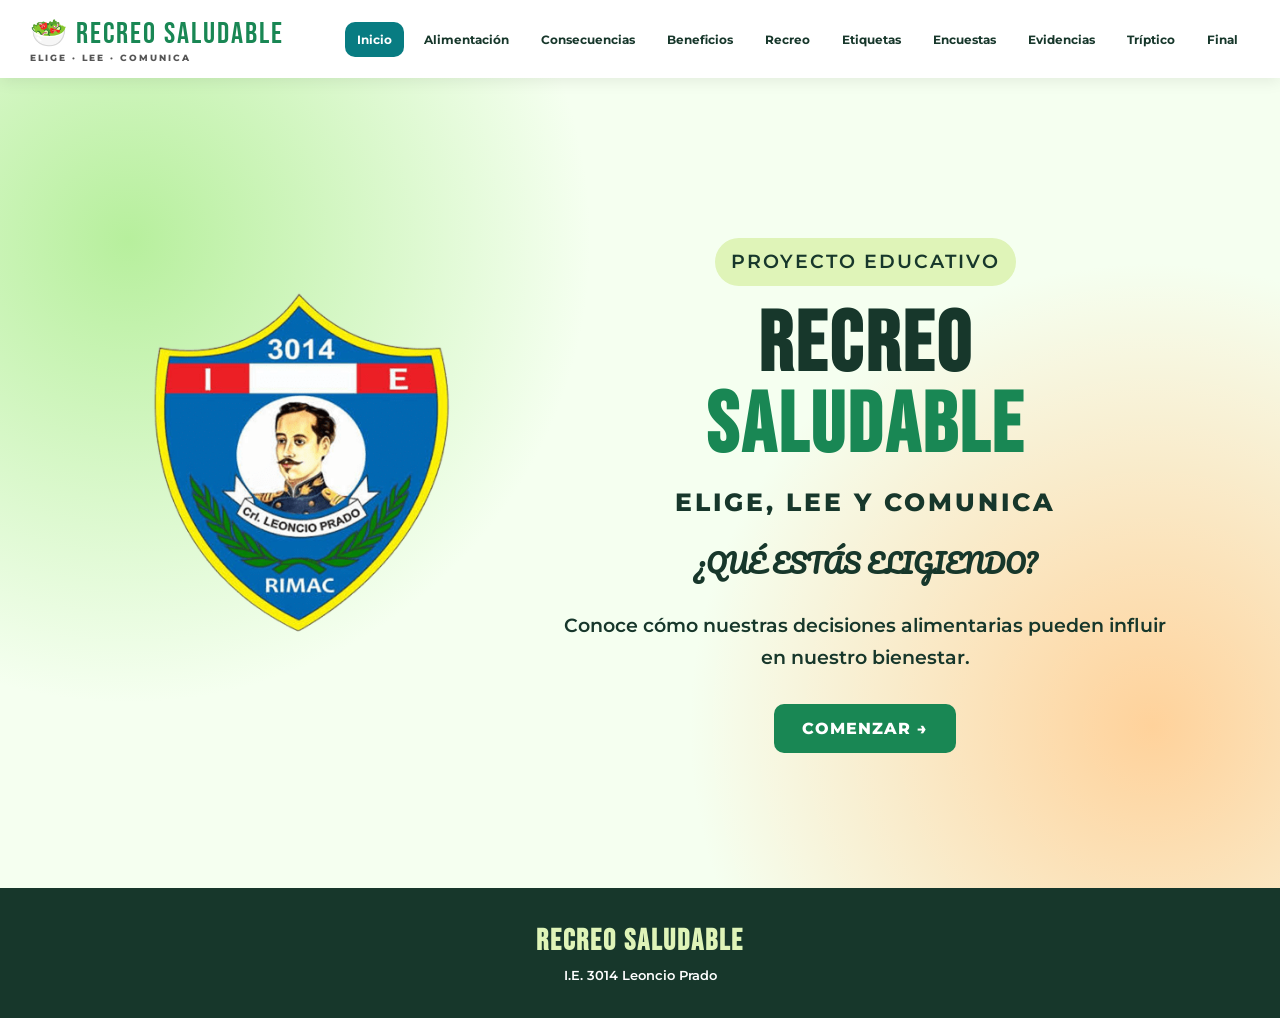
<file: index.html>
<!DOCTYPE html>
<html lang="es">

<head>

    <meta charset="UTF-8">
    <meta name="viewport" content="width=device-width, initial-scale=1.0">

    <title>Recreo Saludable</title>

    <!-- FUENTES -->
    <link rel="preconnect" href="https://fonts.googleapis.com">
    <link rel="preconnect" href="https://fonts.gstatic.com" crossorigin>

    <link href="https://fonts.googleapis.com/css2?family=Bebas+Neue&family=Montserrat:wght@400;500;600;700;800&family=Pacifico&display=swap" rel="stylesheet">

    <!-- CSS -->
    <link rel="stylesheet" href="estilo.css">

</head>


<body>


<!-- =========================
     MENÚ
========================= -->

<header>

    <div class="logo">
        🥗 RECREO SALUDABLE

        <span>
            ELIGE · LEE · COMUNICA
        </span>
    </div>


    <nav>

        <a class="activo" href="index.html">
            Inicio
        </a>

        <a href="alimentacion.html">
            Alimentación
        </a>

        <a href="consecuencias.html">
            Consecuencias
        </a>

        <a href="beneficios.html">
            Beneficios
        </a>

        <a href="colegio.html">
            Recreo
        </a>

        <a href="etiquetas.html">
            Etiquetas
        </a>

        <a href="encuestas.html">
            Encuestas
        </a>

        <a href="evidencias.html">
            Evidencias
        </a>

        <a href="triptico.html">
            Tríptico
        </a>

        <a href="final.html">
            Final
        </a>

    </nav>

</header>



<!-- =========================
     INICIO
========================= -->

<section class="inicio">


    <!-- IMAGEN -->

    <div class="imagen-inicio-contenedor">

        <img
            src="imagenes/melodie.png"
            class="imagen-inicio"
            alt="Imagen del proyecto Recreo Saludable"
        >

    </div>



    <!-- CONTENIDO -->

    <div class="contenido-inicio">


        <p class="etiqueta">
            PROYECTO EDUCATIVO
        </p>


        <h1>

            RECREO
            <br>

            <span>
                SALUDABLE
            </span>

        </h1>


        <h2>
            ELIGE, LEE Y COMUNICA
        </h2>


        <p>
            ¿QUÉ ESTÁS ELIGIENDO?
        </p>


        <p class="descripcion">

            Conoce cómo nuestras decisiones
            alimentarias pueden influir
            en nuestro bienestar.

        </p>


        <a
            class="boton"
            href="alimentacion.html"
        >

            COMENZAR →

        </a>


    </div>


</section>



<!-- =========================
     PIE DE PÁGINA
========================= -->

<footer>

    <h3>
        RECREO SALUDABLE
    </h3>

    <p>
        I.E. 3014 Leoncio Prado
    </p>

</footer>


</body>

</html>
</file>
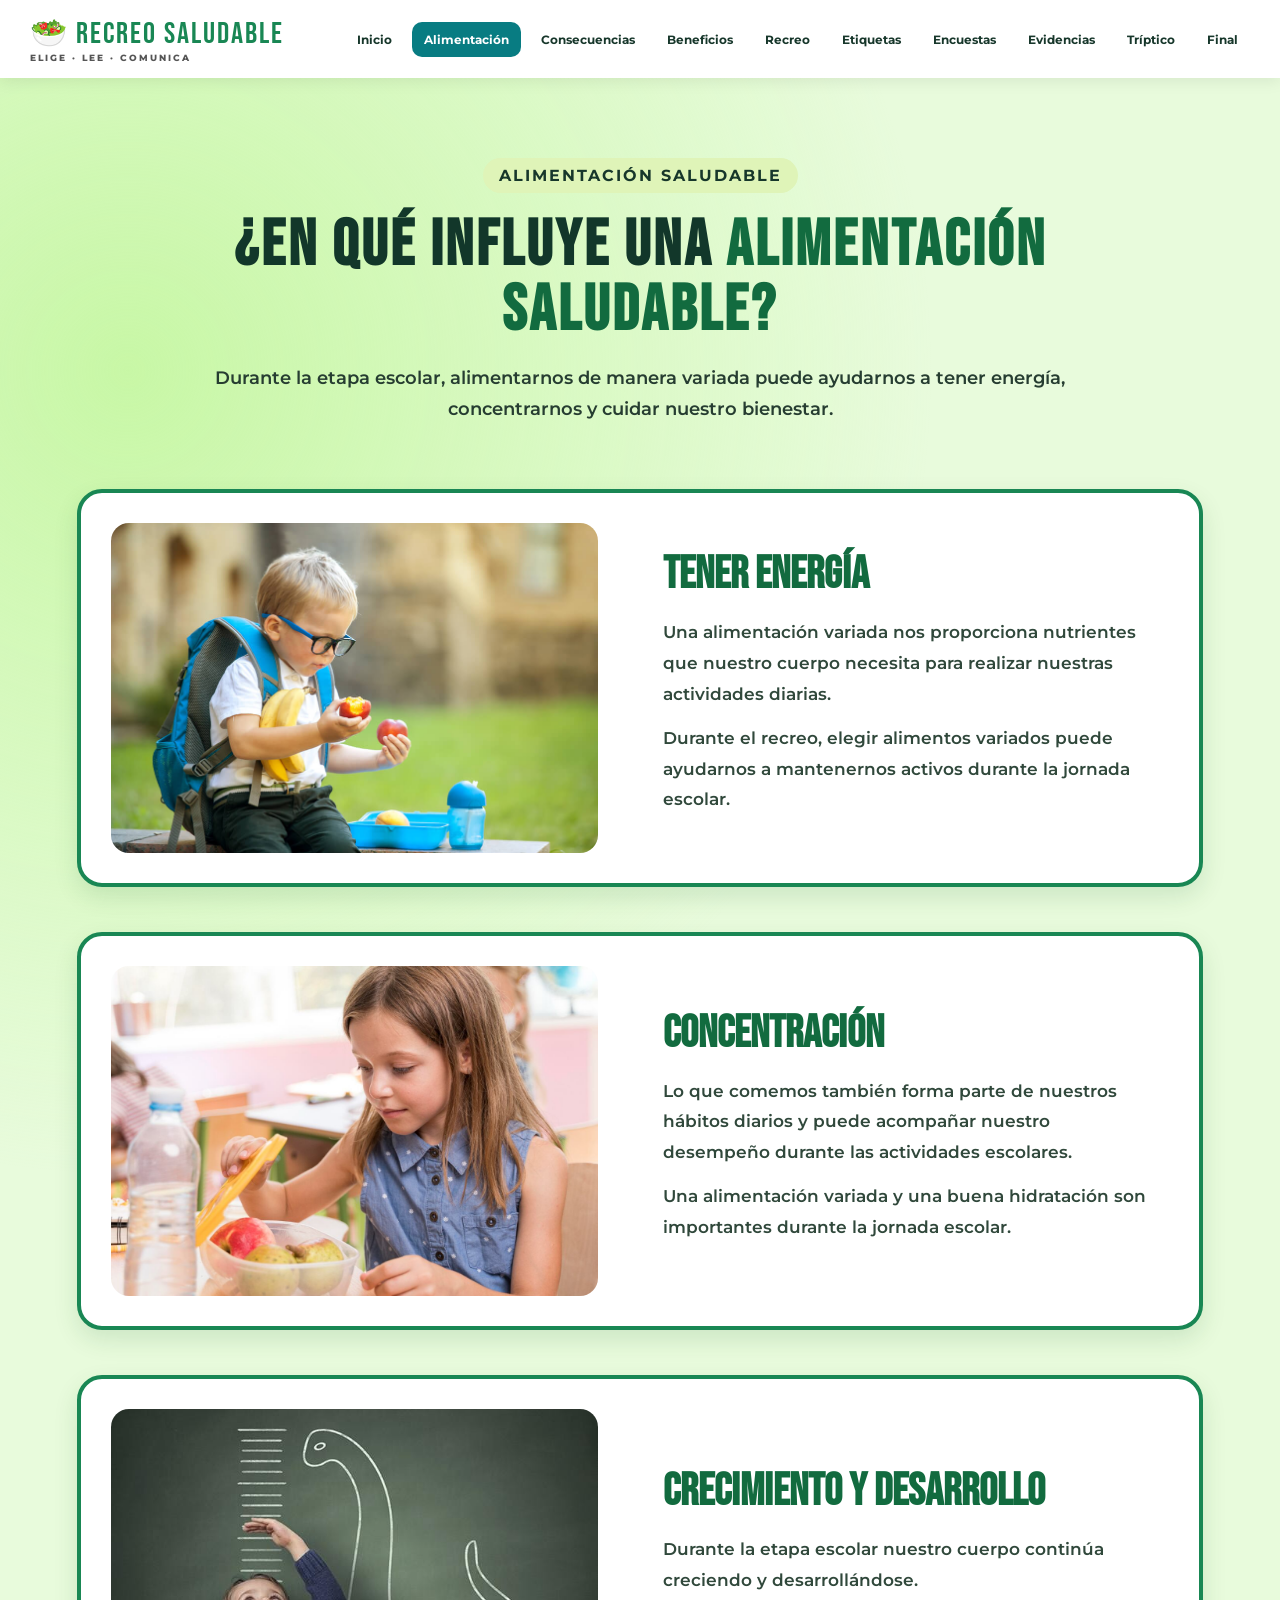
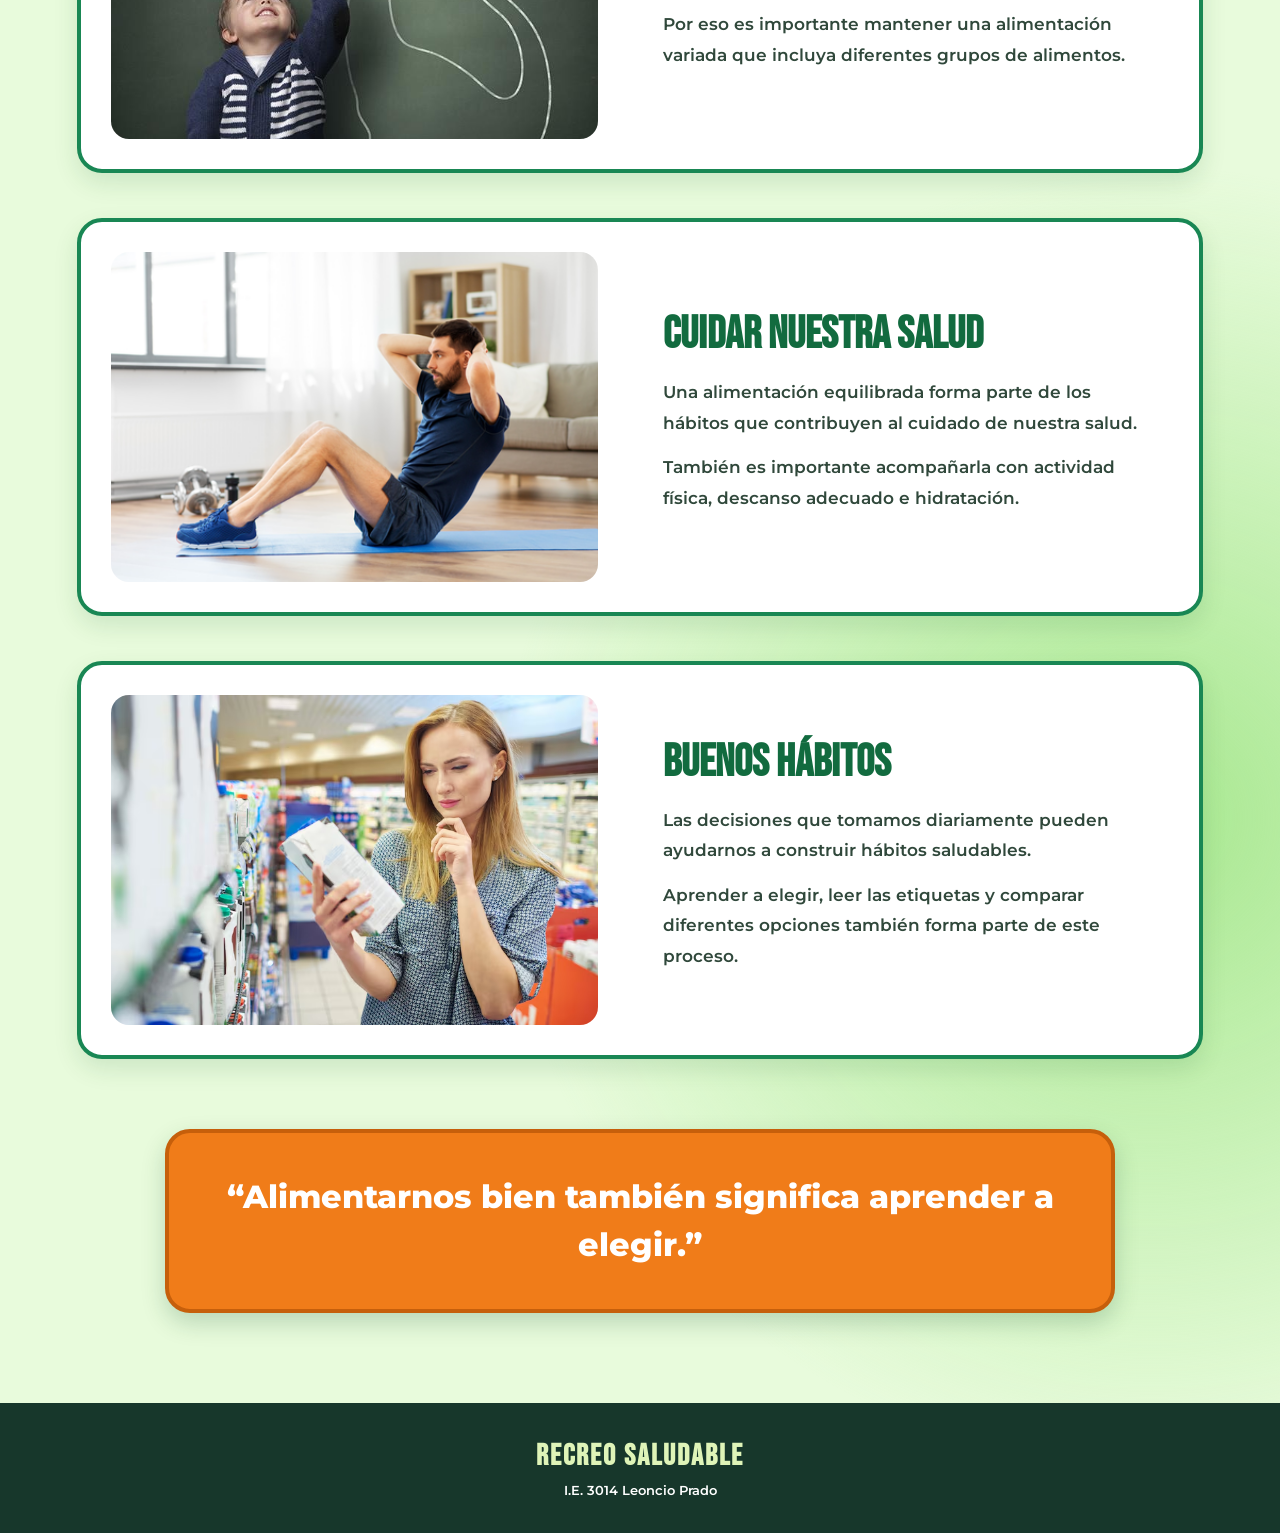
<file: alimentacion.html>
<!DOCTYPE html>
<html lang="es">

<head>

    <meta charset="UTF-8">
    <meta name="viewport" content="width=device-width, initial-scale=1.0">

    <title>Alimentación saludable</title>

    <!-- FUENTES -->
    <link rel="preconnect" href="https://fonts.googleapis.com">
    <link rel="preconnect" href="https://fonts.gstatic.com" crossorigin>

    <link href="https://fonts.googleapis.com/css2?family=Bebas+Neue&family=Montserrat:wght@400;500;600;700;800&display=swap" rel="stylesheet">

    <link rel="stylesheet" href="estilo.css">

</head>


<body>


<!-- =========================
     MENÚ
========================= -->

<header>

    <div class="logo">
        🥗 RECREO SALUDABLE
        <span>ELIGE · LEE · COMUNICA</span>
    </div>


    <nav>

        <a href="index.html">
            Inicio
        </a>

        <a class="activo" href="alimentacion.html">
            Alimentación
        </a>

        <a href="consecuencias.html">
            Consecuencias
        </a>

        <a href="beneficios.html">
            Beneficios
        </a>

        <a href="colegio.html">
            Recreo
        </a>

        <a href="etiquetas.html">
            Etiquetas
        </a>

        <a href="encuestas.html">
            Encuestas
        </a>

        <a href="evidencias.html">
            Evidencias
        </a>

        <a href="triptico.html">
            Tríptico
        </a>

        <a href="final.html">
            Final
        </a>

    </nav>

</header>



<!-- =========================
     CONTENIDO
========================= -->

<main class="alimentacion">


    <!-- ENCABEZADO -->

    <section class="alimentacion-intro">

        <p class="etiqueta">
            ALIMENTACIÓN SALUDABLE
        </p>

        <h1>
            ¿EN QUÉ INFLUYE UNA
            <span>ALIMENTACIÓN SALUDABLE?</span>
        </h1>

        <p>
            Durante la etapa escolar, alimentarnos de manera variada
            puede ayudarnos a tener energía, concentrarnos y cuidar
            nuestro bienestar.
        </p>

    </section>



    <!-- =========================
         ENERGÍA
    ========================= -->

    <section class="bloque-alimentacion">

        <div class="imagen-bloque">

            <img
                src="imagenes/energia.png"
                alt="Alimentación y energía"
            >

        </div>


        <div class="texto-bloque">

            <h2>
                Tener energía
            </h2>

            <p>
                Una alimentación variada nos proporciona nutrientes
                que nuestro cuerpo necesita para realizar nuestras
                actividades diarias.
            </p>

            <p>
                Durante el recreo, elegir alimentos variados puede
                ayudarnos a mantenernos activos durante la jornada escolar.
            </p>

        </div>

    </section>



    <!-- =========================
         CONCENTRACIÓN
    ========================= -->

    <section class="bloque-alimentacion">

        <div class="imagen-bloque">

            <img
                src="imagenes/concentracion.png"
                alt="Alimentación y concentración"
            >

        </div>


        <div class="texto-bloque">

            <h2>
                Concentración
            </h2>

            <p>
                Lo que comemos también forma parte de nuestros hábitos
                diarios y puede acompañar nuestro desempeño durante
                las actividades escolares.
            </p>

            <p>
                Una alimentación variada y una buena hidratación son
                importantes durante la jornada escolar.
            </p>

        </div>

    </section>



    <!-- =========================
         CRECIMIENTO
    ========================= -->

    <section class="bloque-alimentacion">

        <div class="imagen-bloque">

            <img
                src="imagenes/crecimiento.png"
                alt="Alimentación y crecimiento"
            >

        </div>


        <div class="texto-bloque">

            <h2>
                Crecimiento y desarrollo
            </h2>

            <p>
                Durante la etapa escolar nuestro cuerpo continúa
                creciendo y desarrollándose.
            </p>

            <p>
                Por eso es importante mantener una alimentación
                variada que incluya diferentes grupos de alimentos.
            </p>

        </div>

    </section>



    <!-- =========================
         SALUD
    ========================= -->

    <section class="bloque-alimentacion">

        <div class="imagen-bloque">

            <img
                src="imagenes/salud.png"
                alt="Alimentación saludable"
            >

        </div>


        <div class="texto-bloque">

            <h2>
                Cuidar nuestra salud
            </h2>

            <p>
                Una alimentación equilibrada forma parte de los hábitos
                que contribuyen al cuidado de nuestra salud.
            </p>

            <p>
                También es importante acompañarla con actividad física,
                descanso adecuado e hidratación.
            </p>

        </div>

    </section>



    <!-- =========================
         BUENOS HÁBITOS
    ========================= -->

    <section class="bloque-alimentacion">

        <div class="imagen-bloque">

            <img
                src="imagenes/habitos.png"
                alt="Buenos hábitos alimentarios"
            >

        </div>


        <div class="texto-bloque">

            <h2>
                Buenos hábitos
            </h2>

            <p>
                Las decisiones que tomamos diariamente pueden ayudarnos
                a construir hábitos saludables.
            </p>

            <p>
                Aprender a elegir, leer las etiquetas y comparar
                diferentes opciones también forma parte de este proceso.
            </p>

        </div>

    </section>



    <!-- FRASE FINAL -->

    <section class="frase-alimentacion">

        <p>
            “Alimentarnos bien también significa aprender a elegir.”
        </p>

    </section>


</main>



<!-- =========================
     PIE DE PÁGINA
========================= -->

<footer>

    <h3>
        RECREO SALUDABLE
    </h3>

    <p>
        I.E. 3014 Leoncio Prado
    </p>

</footer>


</body>

</html>
</file>
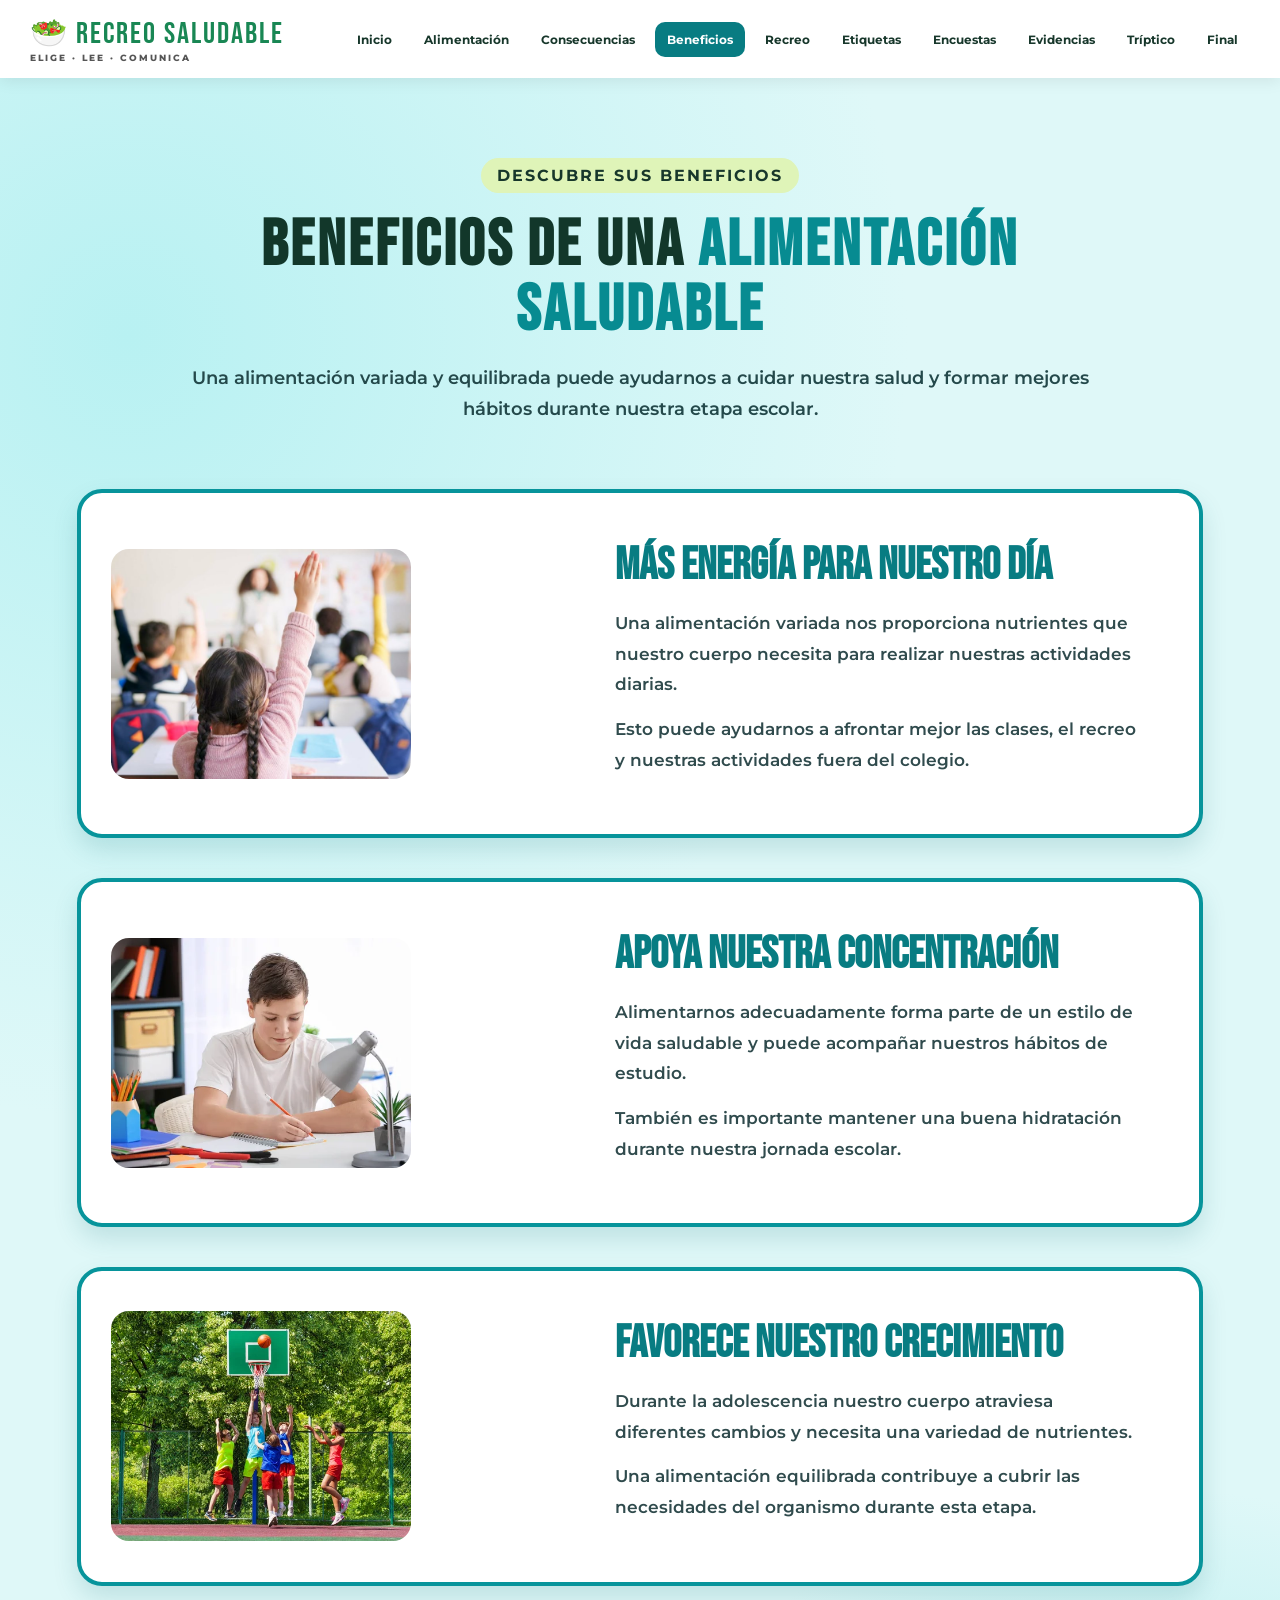
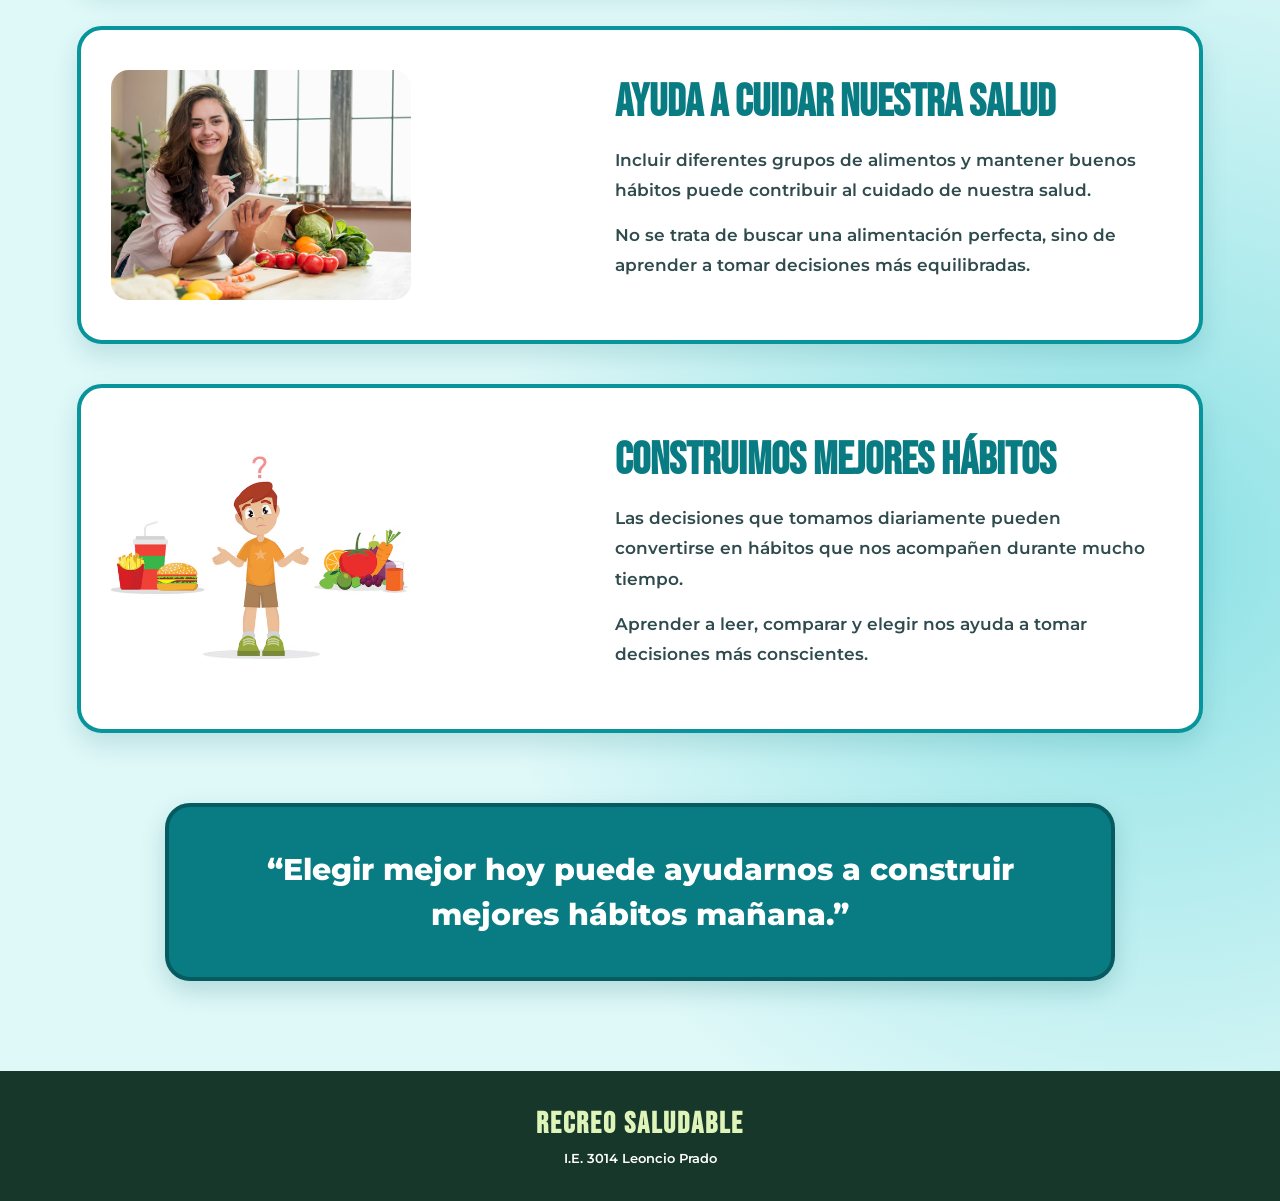
<file: beneficios.html>
<!DOCTYPE html>
<html lang="es">
<head>
    <meta charset="UTF-8">
    <meta name="viewport" content="width=device-width, initial-scale=1.0">

    <title>Beneficios - Recreo Saludable</title>

    <link rel="preconnect" href="https://fonts.googleapis.com">
    <link rel="preconnect" href="https://fonts.gstatic.com" crossorigin>

    <link href="https://fonts.googleapis.com/css2?family=Bebas+Neue&family=Montserrat:wght@400;500;600;700;800&display=swap" rel="stylesheet">

    <link rel="stylesheet" href="estilo.css">
</head>

<body>

<header>

    <div class="logo">
        🥗 RECREO SALUDABLE
        <span>ELIGE · LEE · COMUNICA</span>
    </div>

    <nav>
        <a href="index.html">Inicio</a>
        <a href="alimentacion.html">Alimentación</a>
        <a href="consecuencias.html">Consecuencias</a>
        <a class="activo" href="beneficios.html">Beneficios</a>
        <a href="colegio.html">Recreo</a>
        <a href="etiquetas.html">Etiquetas</a>
        <a href="encuestas.html">Encuestas</a>
        <a href="evidencias.html">Evidencias</a>
        <a href="triptico.html">Tríptico</a>
        <a href="final.html">Final</a>
    </nav>

</header>


<main class="beneficios">

    <section class="beneficios-intro">

        <p class="etiqueta">
            DESCUBRE SUS BENEFICIOS
        </p>

        <h1>
            BENEFICIOS DE UNA
            <span>ALIMENTACIÓN SALUDABLE</span>
        </h1>

        <p>
            Una alimentación variada y equilibrada puede ayudarnos a cuidar
            nuestra salud y formar mejores hábitos durante nuestra etapa escolar.
        </p>

    </section>


    <!-- 1 -->

    <section class="bloque-beneficio">

        <div class="imagen-beneficio">

            <img
                src="imagenes/energia-beneficio.png"
                alt="Energía para las actividades"
            >

        </div>

        <div class="texto-beneficio">

            <h2>Más energía para nuestro día</h2>

            <p>
                Una alimentación variada nos proporciona nutrientes que nuestro
                cuerpo necesita para realizar nuestras actividades diarias.
            </p>

            <p>
                Esto puede ayudarnos a afrontar mejor las clases, el recreo y
                nuestras actividades fuera del colegio.
            </p>

        </div>

    </section>


    <!-- 2 -->

    <section class="bloque-beneficio">

        <div class="imagen-beneficio">

            <img
                src="imagenes/concentracion-beneficio.png"
                alt="Concentración durante las clases"
            >

        </div>

        <div class="texto-beneficio">

            <h2>Apoya nuestra concentración</h2>

            <p>
                Alimentarnos adecuadamente forma parte de un estilo de vida
                saludable y puede acompañar nuestros hábitos de estudio.
            </p>

            <p>
                También es importante mantener una buena hidratación durante
                nuestra jornada escolar.
            </p>

        </div>

    </section>


    <!-- 3 -->

    <section class="bloque-beneficio">

        <div class="imagen-beneficio">

            <img
                src="imagenes/crecimiento-beneficio.png"
                alt="Crecimiento y desarrollo"
            >

        </div>

        <div class="texto-beneficio">

            <h2>Favorece nuestro crecimiento</h2>

            <p>
                Durante la adolescencia nuestro cuerpo atraviesa diferentes
                cambios y necesita una variedad de nutrientes.
            </p>

            <p>
                Una alimentación equilibrada contribuye a cubrir las
                necesidades del organismo durante esta etapa.
            </p>

        </div>

    </section>


    <!-- 4 -->

    <section class="bloque-beneficio">

        <div class="imagen-beneficio">

            <img
                src="imagenes/salud-beneficio.png"
                alt="Cuidado de la salud"
            >

        </div>

        <div class="texto-beneficio">

            <h2>Ayuda a cuidar nuestra salud</h2>

            <p>
                Incluir diferentes grupos de alimentos y mantener buenos
                hábitos puede contribuir al cuidado de nuestra salud.
            </p>

            <p>
                No se trata de buscar una alimentación perfecta, sino de
                aprender a tomar decisiones más equilibradas.
            </p>

        </div>

    </section>


    <!-- 5 -->

    <section class="bloque-beneficio">

        <div class="imagen-beneficio">

            <img
                src="imagenes/habitos-beneficio.png"
                alt="Buenos hábitos alimentarios"
            >

        </div>

        <div class="texto-beneficio">

            <h2>Construimos mejores hábitos</h2>

            <p>
                Las decisiones que tomamos diariamente pueden convertirse
                en hábitos que nos acompañen durante mucho tiempo.
            </p>

            <p>
                Aprender a leer, comparar y elegir nos ayuda a tomar decisiones
                más conscientes.
            </p>

        </div>

    </section>


    <section class="frase-beneficios">

        <p>
            “Elegir mejor hoy puede ayudarnos a construir mejores hábitos mañana.”
        </p>

    </section>

</main>


<footer>

    <h3>RECREO SALUDABLE</h3>

    <p>
        I.E. 3014 Leoncio Prado
    </p>

</footer>

</body>
</html>
</file>
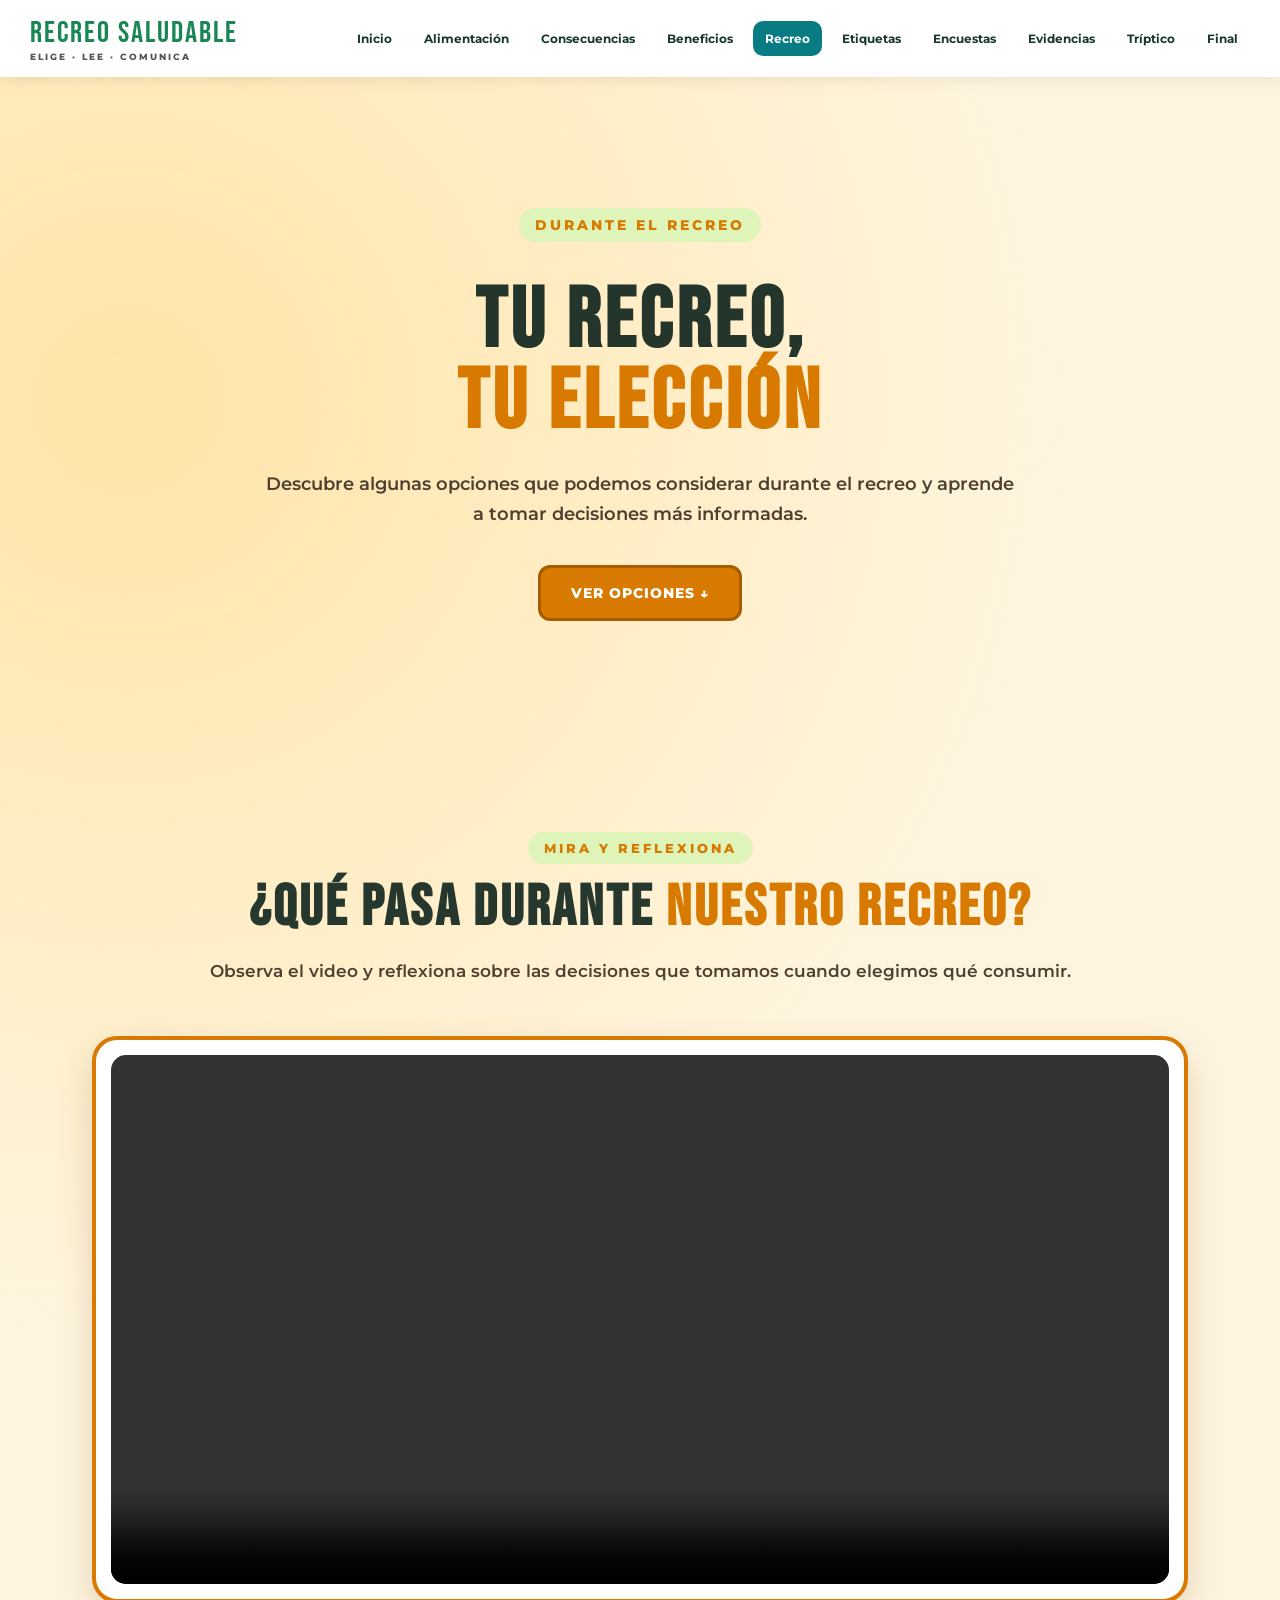
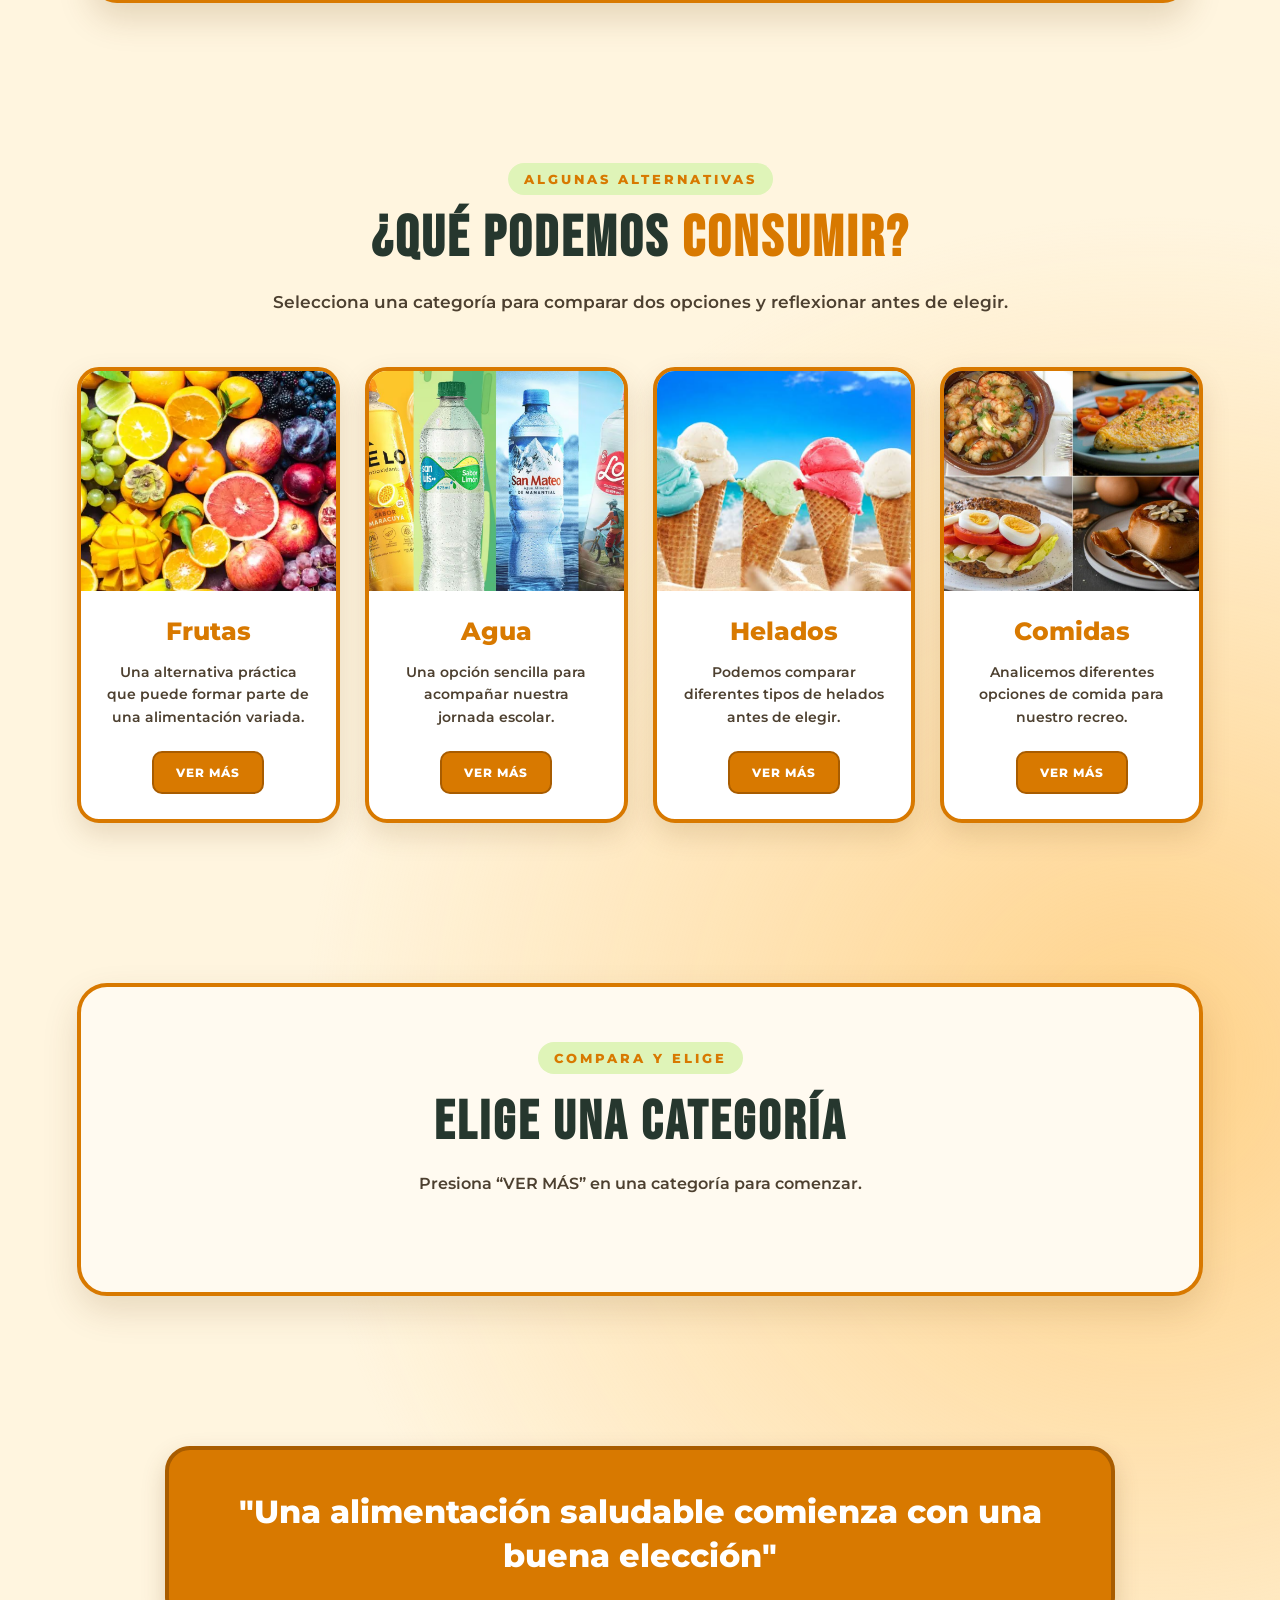
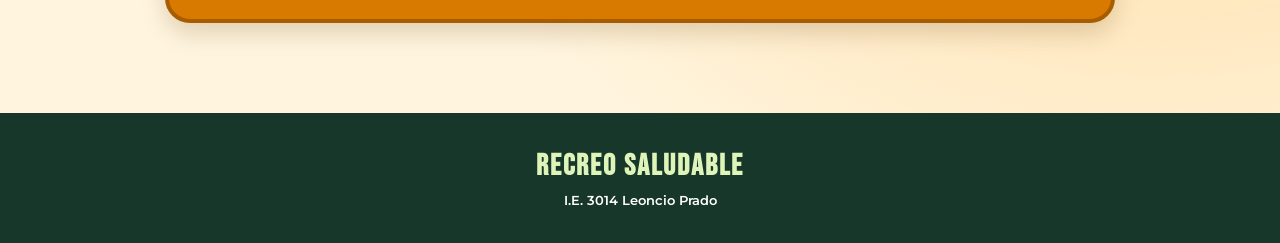
<file: colegio.html>
<!DOCTYPE html>
<html lang="es">

<head>
    <meta charset="UTF-8">
    <meta name="viewport" content="width=device-width, initial-scale=1.0">

    <title>Recreo - Recreo Saludable</title>

    <!-- FUENTES -->
    <link rel="preconnect" href="https://fonts.googleapis.com">
    <link rel="preconnect" href="https://fonts.gstatic.com" crossorigin>

    <link href="https://fonts.googleapis.com/css2?family=Bebas+Neue&family=Montserrat:wght@400;500;600;700;800&display=swap" rel="stylesheet">

    <!-- CSS -->
    <link rel="stylesheet" href="estilo.css">
</head>

<body>

<header>

    <div class="logo">
        RECREO SALUDABLE
        <span>ELIGE · LEE · COMUNICA</span>
    </div>

    <nav>
        <a href="index.html">Inicio</a>
        <a href="alimentacion.html">Alimentación</a>
        <a href="consecuencias.html">Consecuencias</a>
        <a href="beneficios.html">Beneficios</a>
        <a class="activo" href="colegio.html">Recreo</a>
        <a href="etiquetas.html">Etiquetas</a>
        <a href="encuestas.html">Encuestas</a>
        <a href="evidencias.html">Evidencias</a>
        <a href="triptico.html">Tríptico</a>
        <a href="final.html">Final</a>
    </nav>

</header>


<main class="recreo">


    <!-- =========================================
         HERO
    ========================================= -->

    <section class="recreo-hero">

        <p class="etiqueta">
            DURANTE EL RECREO
        </p>

        <h1>
            TU RECREO,
            <span>TU ELECCIÓN</span>
        </h1>

        <p>
            Descubre algunas opciones que podemos considerar durante
            el recreo y aprende a tomar decisiones más informadas.
        </p>

        <a href="#opciones" class="boton-recreo">
            VER OPCIONES ↓
        </a>

    </section>



    <!-- =========================================
         VIDEO PRINCIPAL
    ========================================= -->

    <section class="video-seccion">

        <div class="titulo-seccion">

            <p class="etiqueta">
                MIRA Y REFLEXIONA
            </p>

            <h2>
                ¿QUÉ PASA DURANTE
                <span>NUESTRO RECREO?</span>
            </h2>

            <p>
                Observa el video y reflexiona sobre las decisiones
                que tomamos cuando elegimos qué consumir.
            </p>

        </div>


        <div class="video-contenedor">

            <video controls>

                <source
                    src="videos/recreo.mp4"
                    type="video/mp4"
                >

                Tu navegador no puede reproducir este video.

            </video>

        </div>

    </section>



    <!-- =========================================
         OPCIONES
    ========================================= -->

    <section id="opciones" class="opciones">

        <div class="titulo-seccion">

            <p class="etiqueta">
                ALGUNAS ALTERNATIVAS
            </p>

            <h2>
                ¿QUÉ PODEMOS
                <span>CONSUMIR?</span>
            </h2>

            <p>
                Selecciona una categoría para comparar dos opciones
                y reflexionar antes de elegir.
            </p>

        </div>


        <div class="tarjetas-opciones">


            <!-- FRUTAS -->

            <article class="tarjeta-opcion">

                <img
                    src="imagenes/frutas.png"
                    alt="Frutas"
                >

                <div class="tarjeta-contenido">

                    <h3>
                        Frutas
                    </h3>

                    <p>
                        Una alternativa práctica que puede formar parte
                        de una alimentación variada.
                    </p>

                    <button onclick="mostrarComparacion('frutas')">
                        VER MÁS
                    </button>

                </div>

            </article>



            <!-- AGUA -->

            <article class="tarjeta-opcion">

                <img
                    src="imagenes/agua.png"
                    alt="Agua"
                >

                <div class="tarjeta-contenido">

                    <h3>
                        Agua
                    </h3>

                    <p>
                        Una opción sencilla para acompañar nuestra
                        jornada escolar.
                    </p>

                    <button onclick="mostrarComparacion('agua')">
                        VER MÁS
                    </button>

                </div>

            </article>



            <!-- HELADOS -->

            <article class="tarjeta-opcion">

                <img
                    src="imagenes/helados.png"
                    alt="Helados"
                >

                <div class="tarjeta-contenido">

                    <h3>
                        Helados
                    </h3>

                    <p>
                        Podemos comparar diferentes tipos de helados
                        antes de elegir.
                    </p>

                    <button onclick="mostrarComparacion('helados')">
                        VER MÁS
                    </button>

                </div>

            </article>



            <!-- COMIDAS -->

            <article class="tarjeta-opcion">

                <img
                    src="imagenes/comidas.png"
                    alt="Comidas"
                >

                <div class="tarjeta-contenido">

                    <h3>
                        Comidas
                    </h3>

                    <p>
                        Analicemos diferentes opciones de comida
                        para nuestro recreo.
                    </p>

                    <button onclick="mostrarComparacion('comidas')">
                        VER MÁS
                    </button>

                </div>

            </article>

        </div>

    </section>



    <!-- =========================================
         COMPARACIÓN INTERACTIVA
    ========================================= -->

    <section
        id="comparacion"
        class="info-interactiva"
    >

        <div class="info-caja">

            <p class="etiqueta">
                COMPARA Y ELIGE
            </p>

            <h2 id="titulo-info">
                ELIGE UNA CATEGORÍA
            </h2>

            <p id="texto-info">
                Presiona “VER MÁS” en una categoría para comenzar.
            </p>


            <div
                id="comparacion-opciones"
                class="comparacion-interactiva"
            >
            </div>

        </div>

    </section>



    <!-- =========================================
         FRASE FINAL
    ========================================= -->

    <section class="frase-recreo">

        <p>
            "Una alimentación saludable comienza con una buena elección"
        </p>

    </section>


</main>



<!-- =========================================
     FOOTER
========================================= -->

<footer>

    <h3>
        RECREO SALUDABLE
    </h3>

    <p>
        I.E. 3014 Leoncio Prado
    </p>

</footer>



<!-- =========================================
     JAVASCRIPT
========================================= -->

<script>


function mostrarComparacion(opcion) {

    const titulo =
        document.getElementById("titulo-info");

    const texto =
        document.getElementById("texto-info");

    const comparacion =
        document.getElementById("comparacion-opciones");

    const seccionComparacion =
        document.getElementById("comparacion");



    /* =========================================
       FRUTAS
    ========================================= */

    if (opcion === "frutas") {

        titulo.textContent = "FRUTAS";

        texto.textContent =
            "Presiona una de las imágenes para conocer más sobre cada opción.";


        comparacion.innerHTML = `

            <div class="opcion-interactiva">

                <h3>
                    OPCIÓN A
                </h3>

                <img
                    class="imagen-interactiva"
                    src="imagenes/fruta-a.png"
                    alt="Fruta fresca"
                    onclick="mostrarTexto('frutaA')"
                >

                <p class="mensaje-clic">
                    PRESIONA LA IMAGEN PARA VER MÁS
                </p>


                <div
                    id="frutaA"
                    class="texto-interactivo"
                >

                    <h4>
                        BENEFICIOS
                    </h4>

                    <p>
                        Las frutas aportan vitaminas, minerales,
                        fibra y agua. Pueden formar parte de una
                        alimentación variada y ser una alternativa
                        práctica para nuestro recreo.
                    </p>

                </div>

            </div>



            <div class="opcion-interactiva">

                <h3>
                    OPCIÓN B
                </h3>

                <img
                    class="imagen-interactiva"
                    src="imagenes/fruta-b.png"
                    alt="Producto menos nutritivo"
                    onclick="mostrarTexto('frutaB')"
                >

                <p class="mensaje-clic">
                    PRESIONA LA IMAGEN PARA VER MÁS
                </p>


                <div
                    id="frutaB"
                    class="texto-interactivo"
                >

                    <h4>
                        ¿QUÉ DEBEMOS CONSIDERAR?
                    </h4>

                    <p>
                        Algunos productos con exceso de azúcares,
                        grasas o sodio aportan menos nutrientes.
                        Si se consumen frecuentemente, pueden
                        desplazar opciones más variadas.
                    </p>

                </div>

            </div>

        `;

    }



    /* =========================================
       AGUA
    ========================================= */

    else if (opcion === "agua") {

        titulo.textContent = "AGUA";

        texto.textContent =
            "¿Qué elegirías para acompañar tu recreo? Presiona una imagen.";


        comparacion.innerHTML = `

            <div class="opcion-interactiva">

                <h3>
                    OPCIÓN A
                </h3>

                <img
                    class="imagen-interactiva"
                    src="imagenes/agua-a.png"
                    alt="Agua mineral"
                    onclick="mostrarTexto('aguaA')"
                >

                <p class="mensaje-clic">
                    PRESIONA LA IMAGEN PARA VER MÁS
                </p>


                <div
                    id="aguaA"
                    class="texto-interactivo"
                >

                    <h4>
                        BENEFICIOS DEL AGUA
                    </h4>

                    <p>
                        El agua ayuda a mantener una adecuada
                        hidratación. Es una opción sencilla para
                        acompañar nuestra jornada escolar y no
                        contiene azúcares añadidos.
                    </p>

                </div>

            </div>



            <div class="opcion-interactiva">

                <h3>
                    OPCIÓN B
                </h3>

                <img
                    class="imagen-interactiva"
                    src="imagenes/agua-b.png"
                    alt="Gaseosa"
                    onclick="mostrarTexto('aguaB')"
                >

                <p class="mensaje-clic">
                    PRESIONA LA IMAGEN PARA VER MÁS
                </p>


                <div
                    id="aguaB"
                    class="texto-interactivo"
                >

                    <h4>
                        CONSECUENCIAS DEL CONSUMO FRECUENTE
                    </h4>

                    <p>
                        Muchas gaseosas contienen una cantidad
                        elevada de azúcares. Su consumo frecuente
                        puede afectar la salud y no reemplaza al
                        agua como principal opción de hidratación.
                    </p>

                </div>

            </div>

        `;

    }



    /* =========================================
       HELADOS
    ========================================= */

    else if (opcion === "helados") {

        titulo.textContent = "HELADOS";

        texto.textContent =
            "Compara estas dos opciones y presiona una imagen para conocer más.";


        comparacion.innerHTML = `

            <div class="opcion-interactiva">

                <h3>
                    OPCIÓN A
                </h3>

                <img
                    class="imagen-interactiva"
                    src="imagenes/marciano.png"
                    alt="Marciano de fruta"
                    onclick="mostrarTexto('heladoA')"
                >

                <p class="mensaje-clic">
                    PRESIONA LA IMAGEN PARA VER MÁS
                </p>


                <div
                    id="heladoA"
                    class="texto-interactivo"
                >

                    <h4>
                        BENEFICIOS
                    </h4>

                    <p>
                        Un marciano preparado principalmente con
                        fruta puede aportar algunos de los nutrientes
                        presentes en ella. Su composición depende de
                        los ingredientes utilizados y de la cantidad
                        de azúcar añadida.
                    </p>

                </div>

            </div>



            <div class="opcion-interactiva">

                <h3>
                    OPCIÓN B
                </h3>

                <img
                    class="imagen-interactiva"
                    src="imagenes/helado-industrial.png"
                    alt="Helado industrial"
                    onclick="mostrarTexto('heladoB')"
                >

                <p class="mensaje-clic">
                    PRESIONA LA IMAGEN PARA VER MÁS
                </p>


                <div
                    id="heladoB"
                    class="texto-interactivo"
                >

                    <h4>
                        ¿QUÉ DEBEMOS CONSIDERAR?
                    </h4>

                    <p>
                        Algunos helados industriales pueden contener
                        cantidades importantes de azúcares y grasas.
                        Por eso es recomendable revisar su información
                        nutricional y considerar la frecuencia de consumo.
                    </p>

                </div>

            </div>

        `;

    }



    /* =========================================
       COMIDAS
    ========================================= */

    else if (opcion === "comidas") {

        titulo.textContent = "COMIDAS";

        texto.textContent =
            "Compara estas dos comidas y presiona una imagen para conocer más.";


        comparacion.innerHTML = `

            <div class="opcion-interactiva">

                <h3>
                    OPCIÓN A
                </h3>

                <img
                    class="imagen-interactiva"
                    src="imagenes/causa.png"
                    alt="Causa"
                    onclick="mostrarTexto('comidaA')"
                >

                <p class="mensaje-clic">
                    PRESIONA LA IMAGEN PARA VER MÁS
                </p>


                <div
                    id="comidaA"
                    class="texto-interactivo"
                >

                    <h4>
                        BENEFICIOS
                    </h4>

                    <p>
                        La causa puede aportar energía y nutrientes
                        dependiendo de sus ingredientes. Puede incluir
                        papa, verduras y fuentes de proteína, formando
                        parte de una comida variada.
                    </p>

                </div>

            </div>



            <div class="opcion-interactiva">

                <h3>
                    OPCIÓN B
                </h3>

                <img
                    class="imagen-interactiva"
                    src="imagenes/broaster-chaufa.png"
                    alt="Pollo broaster con chaufa"
                    onclick="mostrarTexto('comidaB')"
                >

                <p class="mensaje-clic">
                    PRESIONA LA IMAGEN PARA VER MÁS
                </p>


                <div
                    id="comidaB"
                    class="texto-interactivo"
                >

                    <h4>
                        ¿QUÉ DEBEMOS CONSIDERAR?
                    </h4>

                    <p>
                        Esta preparación puede aportar energía y
                        proteínas, pero al ser una comida frita y
                        acompañada de chaufa puede contener cantidades
                        elevadas de grasa y sodio. Lo importante es
                        considerar la frecuencia y variedad de nuestra
                        alimentación.
                    </p>

                </div>

            </div>

        `;

    }



    /* =========================================
       BAJAR A LA COMPARACIÓN
    ========================================= */

    setTimeout(function() {

        seccionComparacion.scrollIntoView({

            behavior: "smooth",

            block: "start"

        });

    }, 100);

}



/* =========================================
   MOSTRAR / OCULTAR INFORMACIÓN
========================================= */

function mostrarTexto(id) {

    const elemento =
        document.getElementById(id);

    elemento.classList.toggle("mostrar");

}

</script>


</body>

</html>
</file>
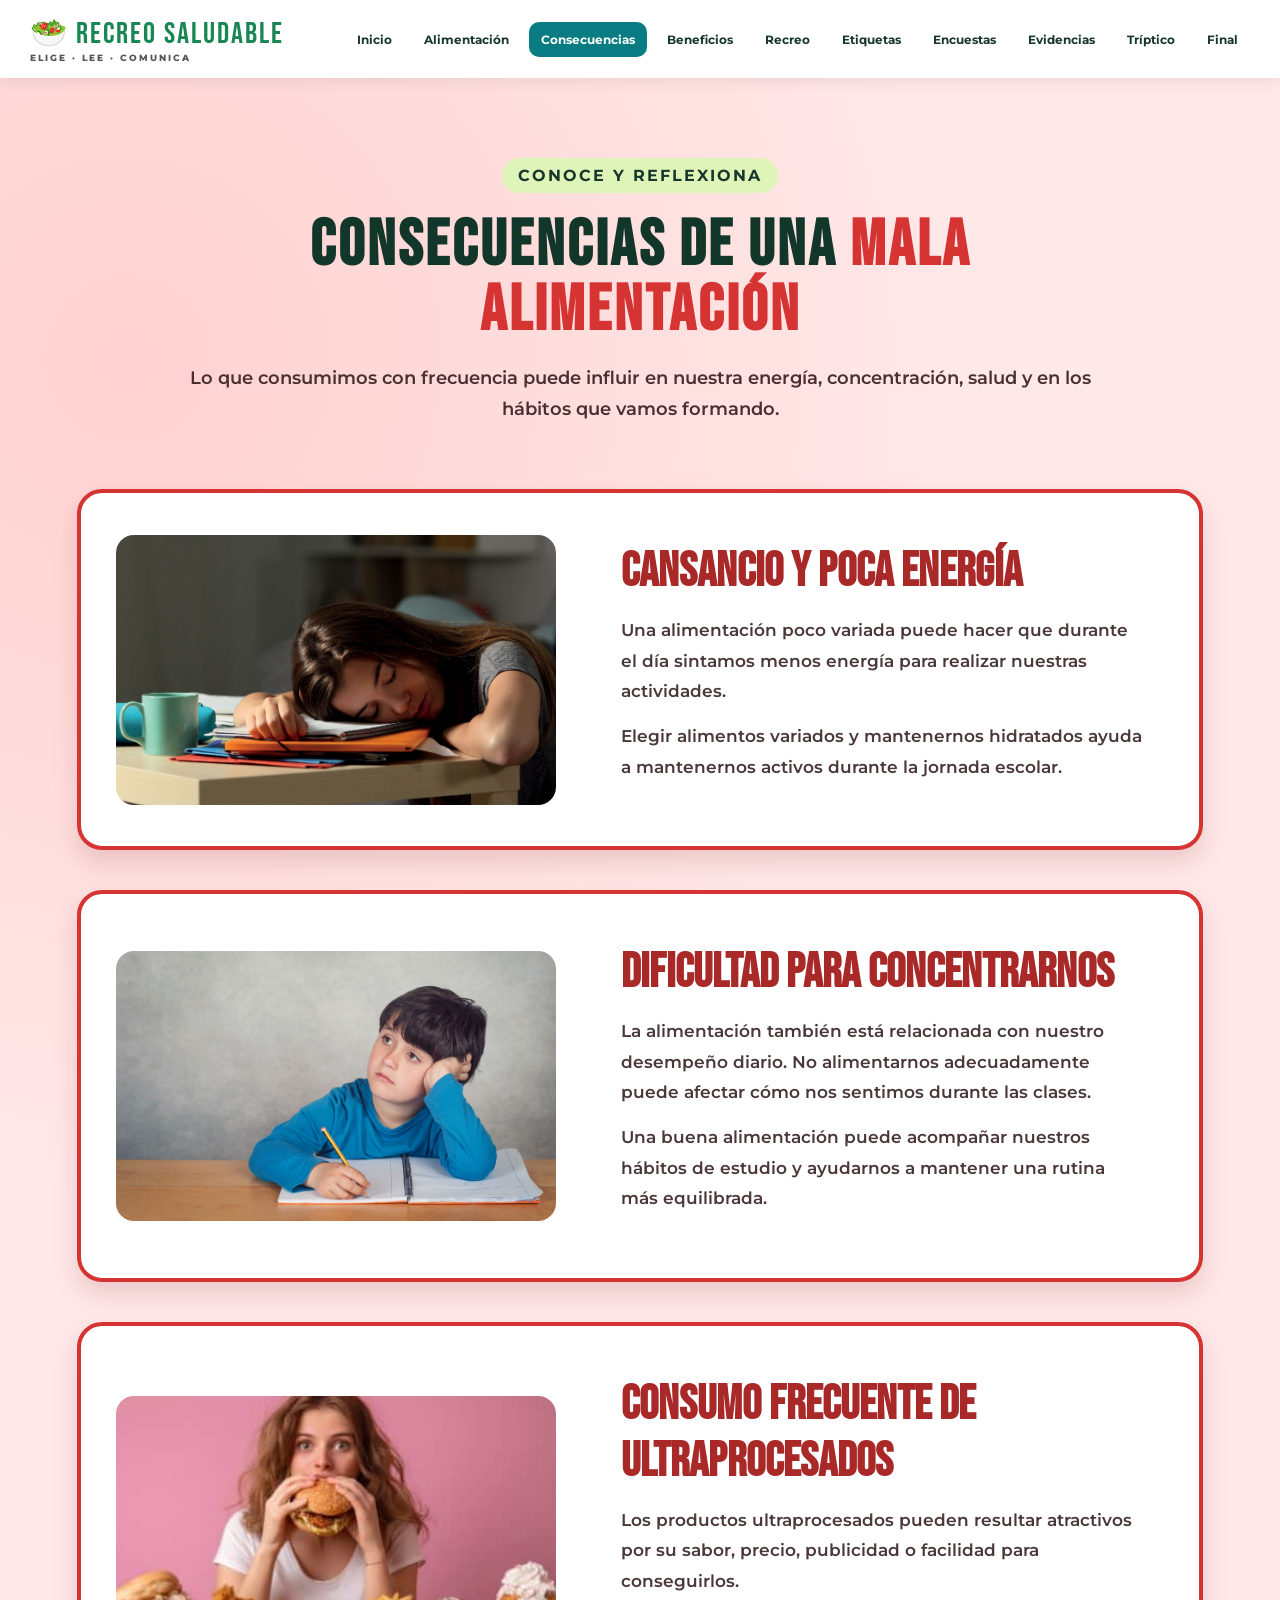
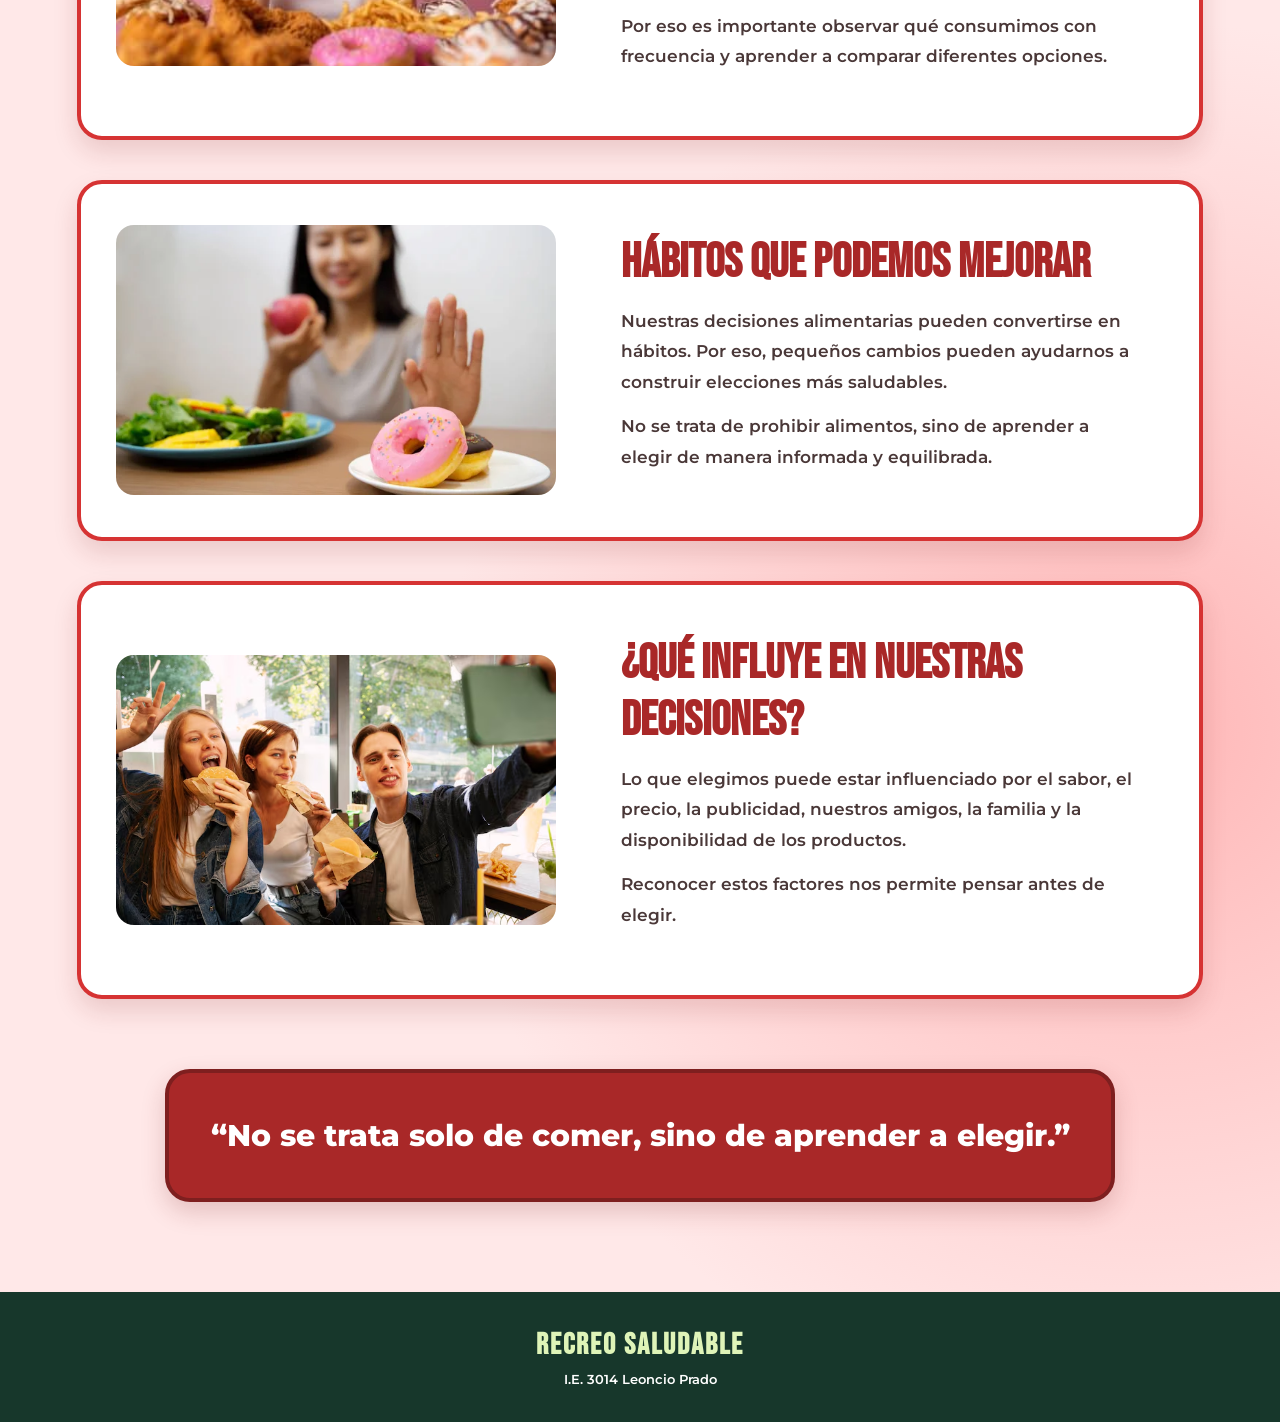
<file: consecuencias.html>
<!DOCTYPE html>
<html lang="es">
<head>
    <meta charset="UTF-8">
    <meta name="viewport" content="width=device-width, initial-scale=1.0">

    <title>Consecuencias - Recreo Saludable</title>

    <link rel="preconnect" href="https://fonts.googleapis.com">
    <link rel="preconnect" href="https://fonts.gstatic.com" crossorigin>

    <link href="https://fonts.googleapis.com/css2?family=Bebas+Neue&family=Montserrat:wght@400;500;600;700;800&display=swap" rel="stylesheet">

    <link rel="stylesheet" href="estilo.css">
</head>

<body>

<header>

    <div class="logo">
        🥗 RECREO SALUDABLE
        <span>ELIGE · LEE · COMUNICA</span>
    </div>

    <nav>
        <a href="index.html">Inicio</a>
        <a href="alimentacion.html">Alimentación</a>
        <a class="activo" href="consecuencias.html">Consecuencias</a>
        <a href="beneficios.html">Beneficios</a>
        <a href="colegio.html">Recreo</a>
        <a href="etiquetas.html">Etiquetas</a>
        <a href="encuestas.html">Encuestas</a>
        <a href="evidencias.html">Evidencias</a>
        <a href="triptico.html">Tríptico</a>
        <a href="final.html">Final</a>
    </nav>

</header>


<main class="consecuencias">

    <section class="consecuencias-intro">

        <p class="etiqueta">
            CONOCE Y REFLEXIONA
        </p>

        <h1>
            CONSECUENCIAS DE UNA
            <span>MALA ALIMENTACIÓN</span>
        </h1>

        <p>
            Lo que consumimos con frecuencia puede influir en nuestra energía,
            concentración, salud y en los hábitos que vamos formando.
        </p>

    </section>


    <!-- 1 -->

    <section class="bloque-consecuencia">

        <div class="imagen-consecuencia">

            <img
                src="imagenes/cansancio.png"
                alt="Cansancio y alimentación"
            >

        </div>

        <div class="texto-consecuencia">

            <h2>Cansancio y poca energía</h2>

            <p>
                Una alimentación poco variada puede hacer que durante el día
                sintamos menos energía para realizar nuestras actividades.
            </p>

            <p>
                Elegir alimentos variados y mantenernos hidratados ayuda a
                mantenernos activos durante la jornada escolar.
            </p>

        </div>

    </section>


    <!-- 2 -->

    <section class="bloque-consecuencia">

        <div class="imagen-consecuencia">

            <img
                src="imagenes/concentracion-mala.png"
                alt="Concentración y alimentación"
            >

        </div>

        <div class="texto-consecuencia">

            <h2>Dificultad para concentrarnos</h2>

            <p>
                La alimentación también está relacionada con nuestro desempeño
                diario. No alimentarnos adecuadamente puede afectar cómo nos
                sentimos durante las clases.
            </p>

            <p>
                Una buena alimentación puede acompañar nuestros hábitos de
                estudio y ayudarnos a mantener una rutina más equilibrada.
            </p>

        </div>

    </section>


    <!-- 3 -->

    <section class="bloque-consecuencia">

        <div class="imagen-consecuencia">

            <img
                src="imagenes/ultraprocesados.png"
                alt="Productos ultraprocesados"
            >

        </div>

        <div class="texto-consecuencia">

            <h2>Consumo frecuente de ultraprocesados</h2>

            <p>
                Los productos ultraprocesados pueden resultar atractivos por su
                sabor, precio, publicidad o facilidad para conseguirlos.
            </p>

            <p>
                Por eso es importante observar qué consumimos con frecuencia
                y aprender a comparar diferentes opciones.
            </p>

        </div>

    </section>


    <!-- 4 -->

    <section class="bloque-consecuencia">

        <div class="imagen-consecuencia">

            <img
                src="imagenes/habitos-malos.png"
                alt="Hábitos alimentarios"
            >

        </div>

        <div class="texto-consecuencia">

            <h2>Hábitos que podemos mejorar</h2>

            <p>
                Nuestras decisiones alimentarias pueden convertirse en hábitos.
                Por eso, pequeños cambios pueden ayudarnos a construir
                elecciones más saludables.
            </p>

            <p>
                No se trata de prohibir alimentos, sino de aprender a elegir
                de manera informada y equilibrada.
            </p>

        </div>

    </section>


    <!-- 5 -->

    <section class="bloque-consecuencia">

        <div class="imagen-consecuencia">

            <img
                src="imagenes/factores.png"
                alt="Factores que influyen en nuestras decisiones"
            >

        </div>

        <div class="texto-consecuencia">

            <h2>¿Qué influye en nuestras decisiones?</h2>

            <p>
                Lo que elegimos puede estar influenciado por el sabor, el precio,
                la publicidad, nuestros amigos, la familia y la disponibilidad
                de los productos.
            </p>

            <p>
                Reconocer estos factores nos permite pensar antes de elegir.
            </p>

        </div>

    </section>


    <section class="frase-consecuencias">

        <p>
            “No se trata solo de comer, sino de aprender a elegir.”
        </p>

    </section>

</main>


<footer>

    <h3>RECREO SALUDABLE</h3>

    <p>
        I.E. 3014 Leoncio Prado
    </p>

</footer>

</body>
</html>
</file>
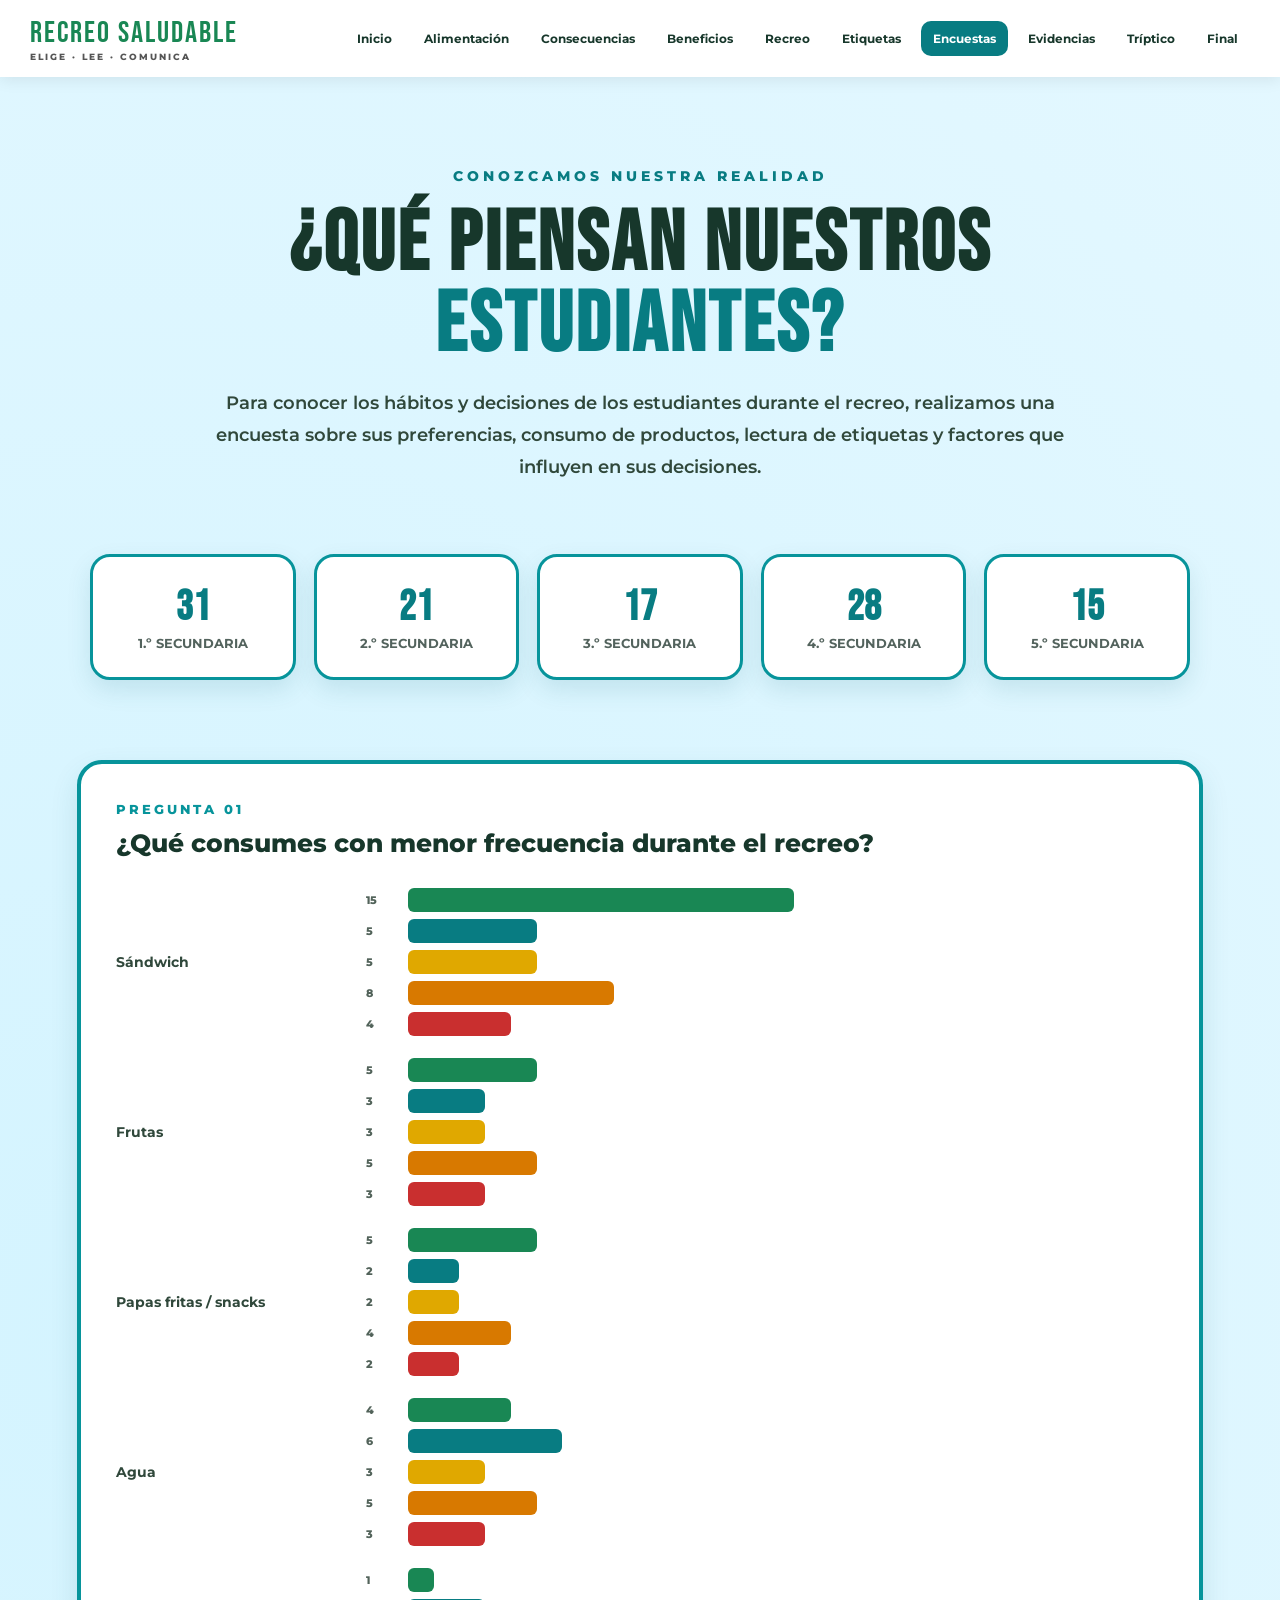
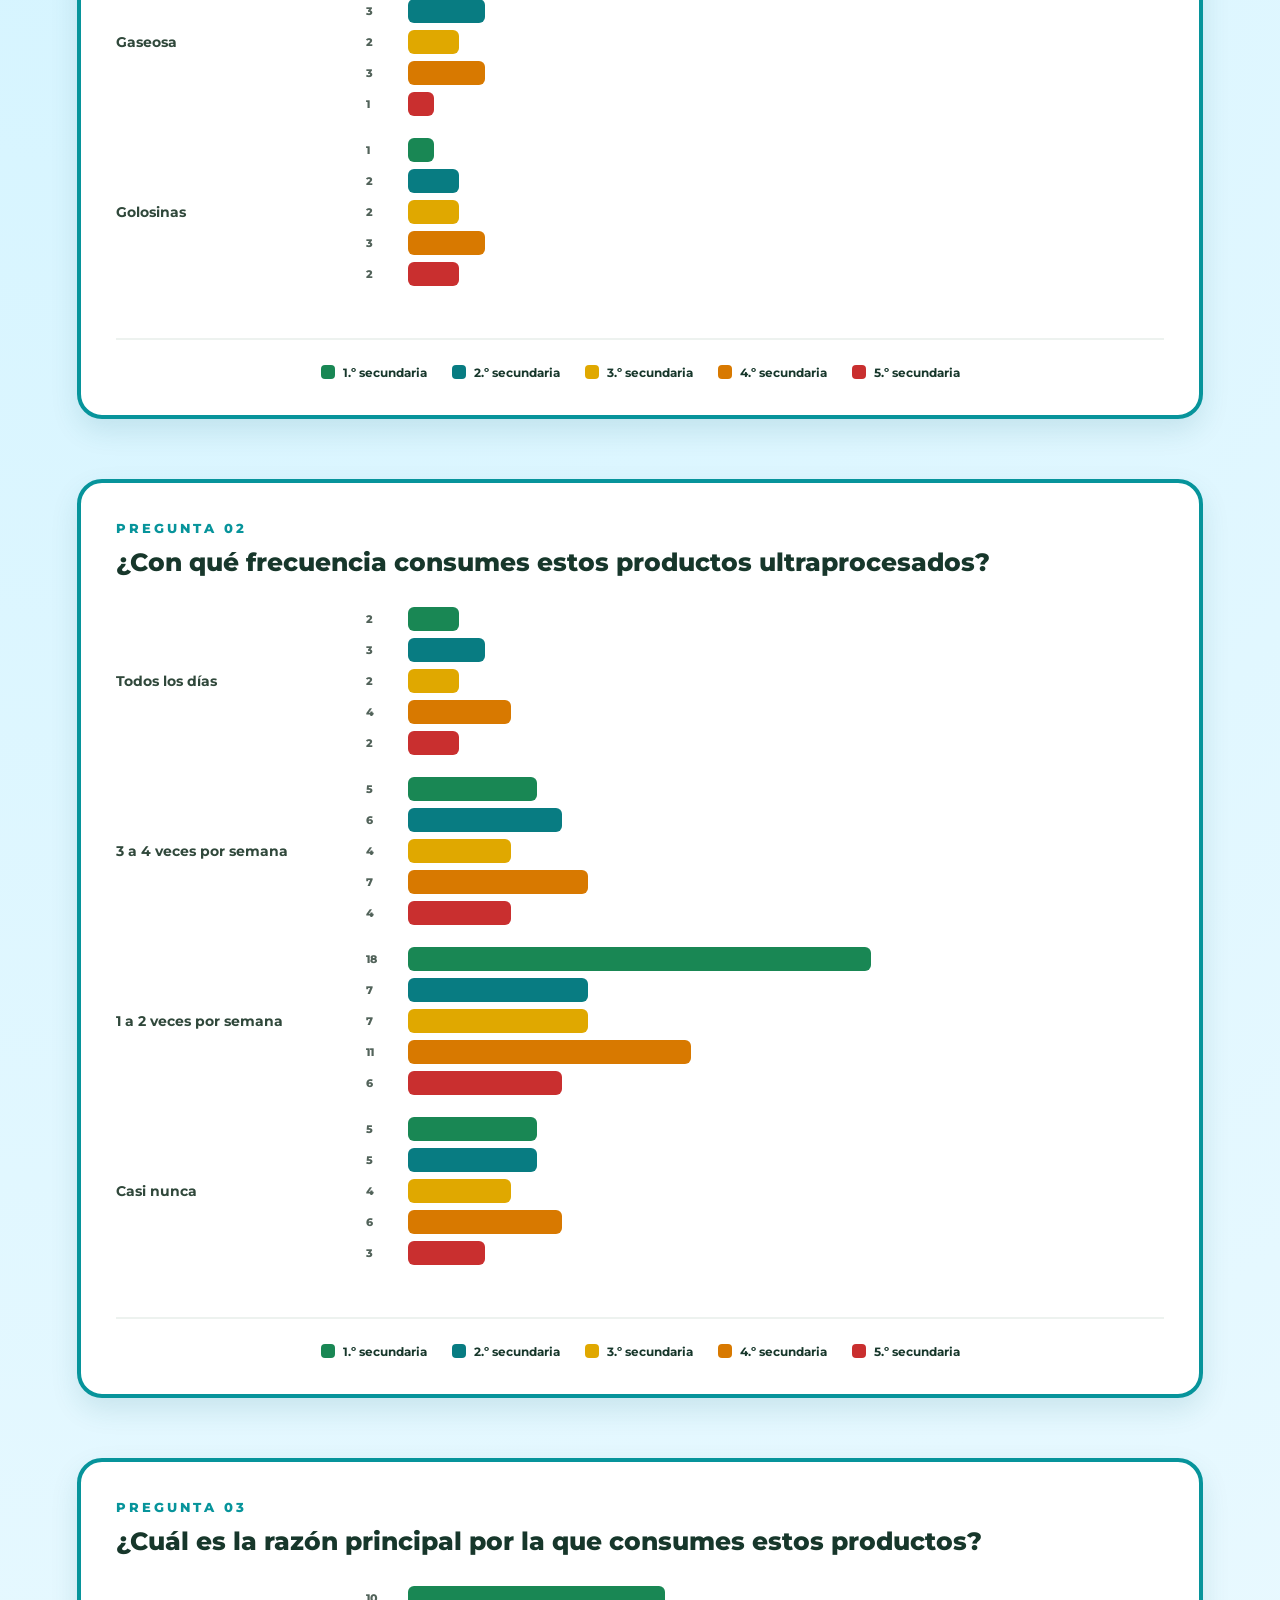
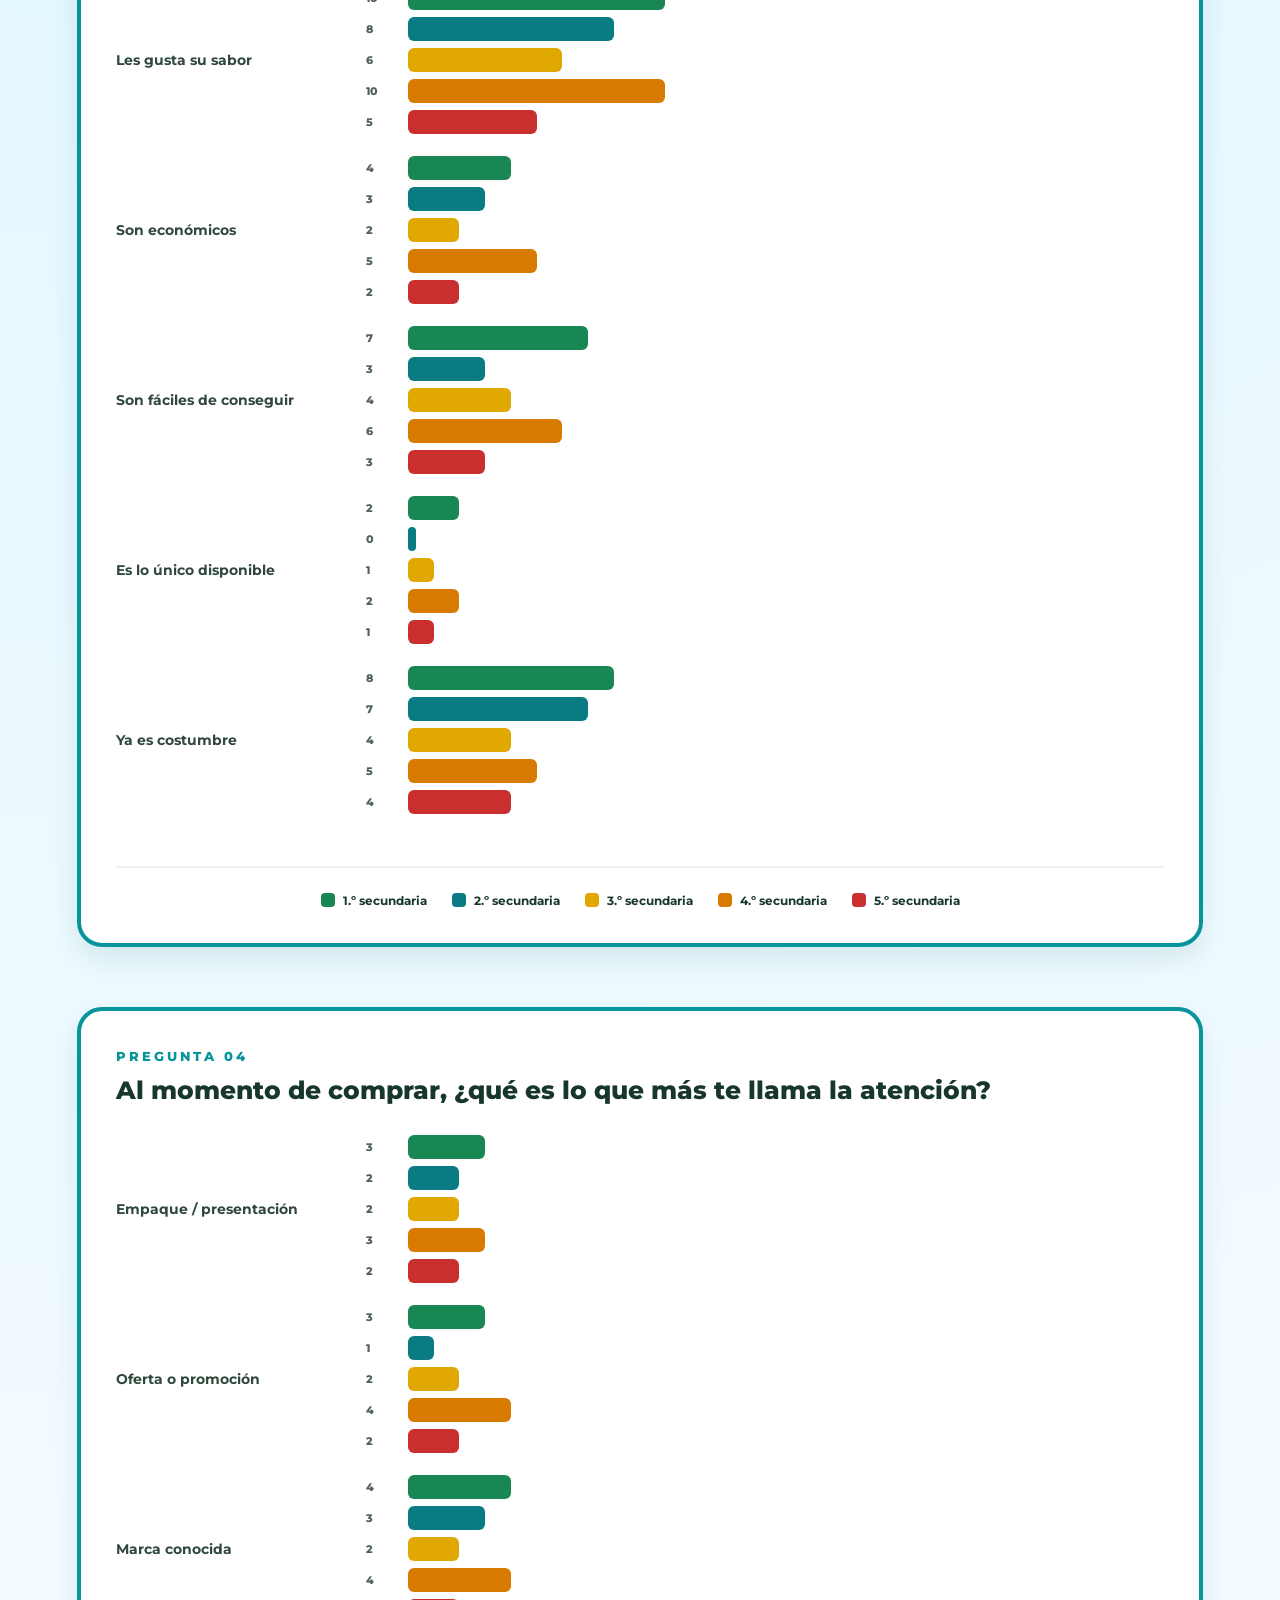
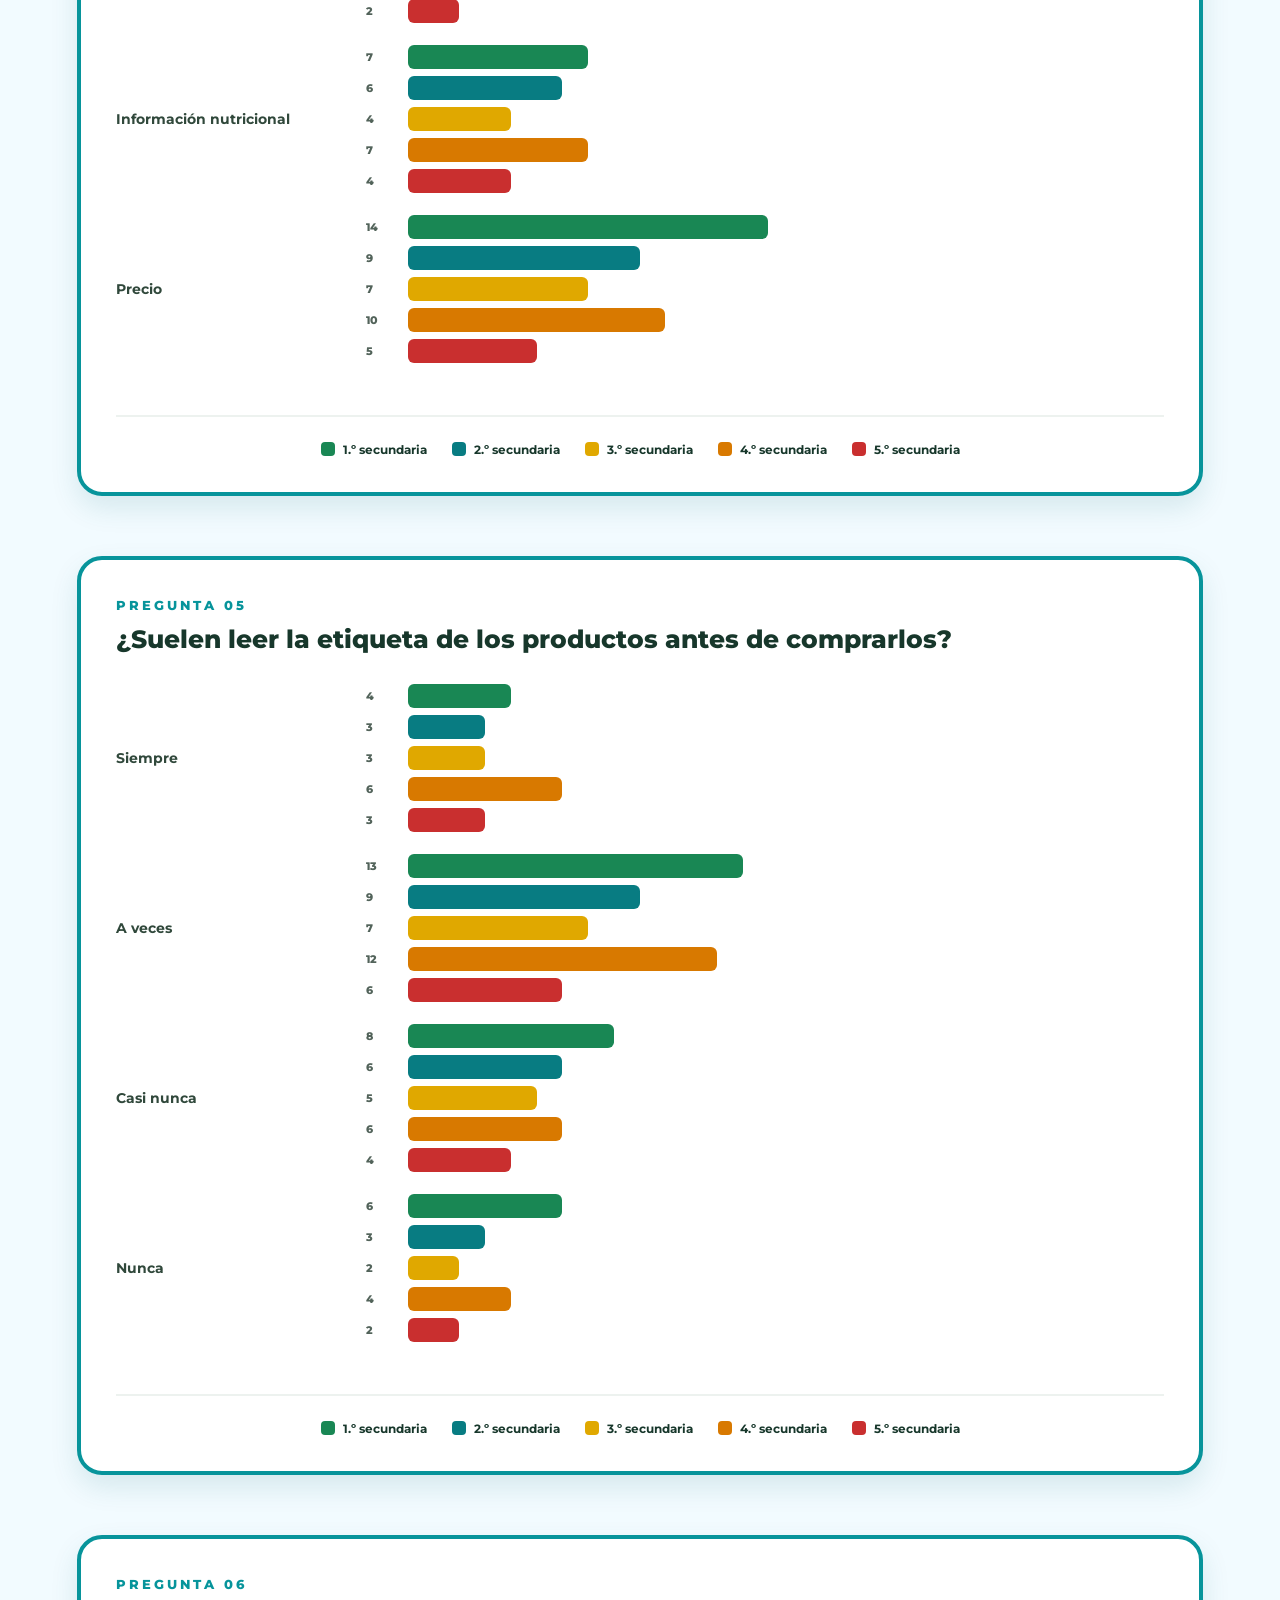
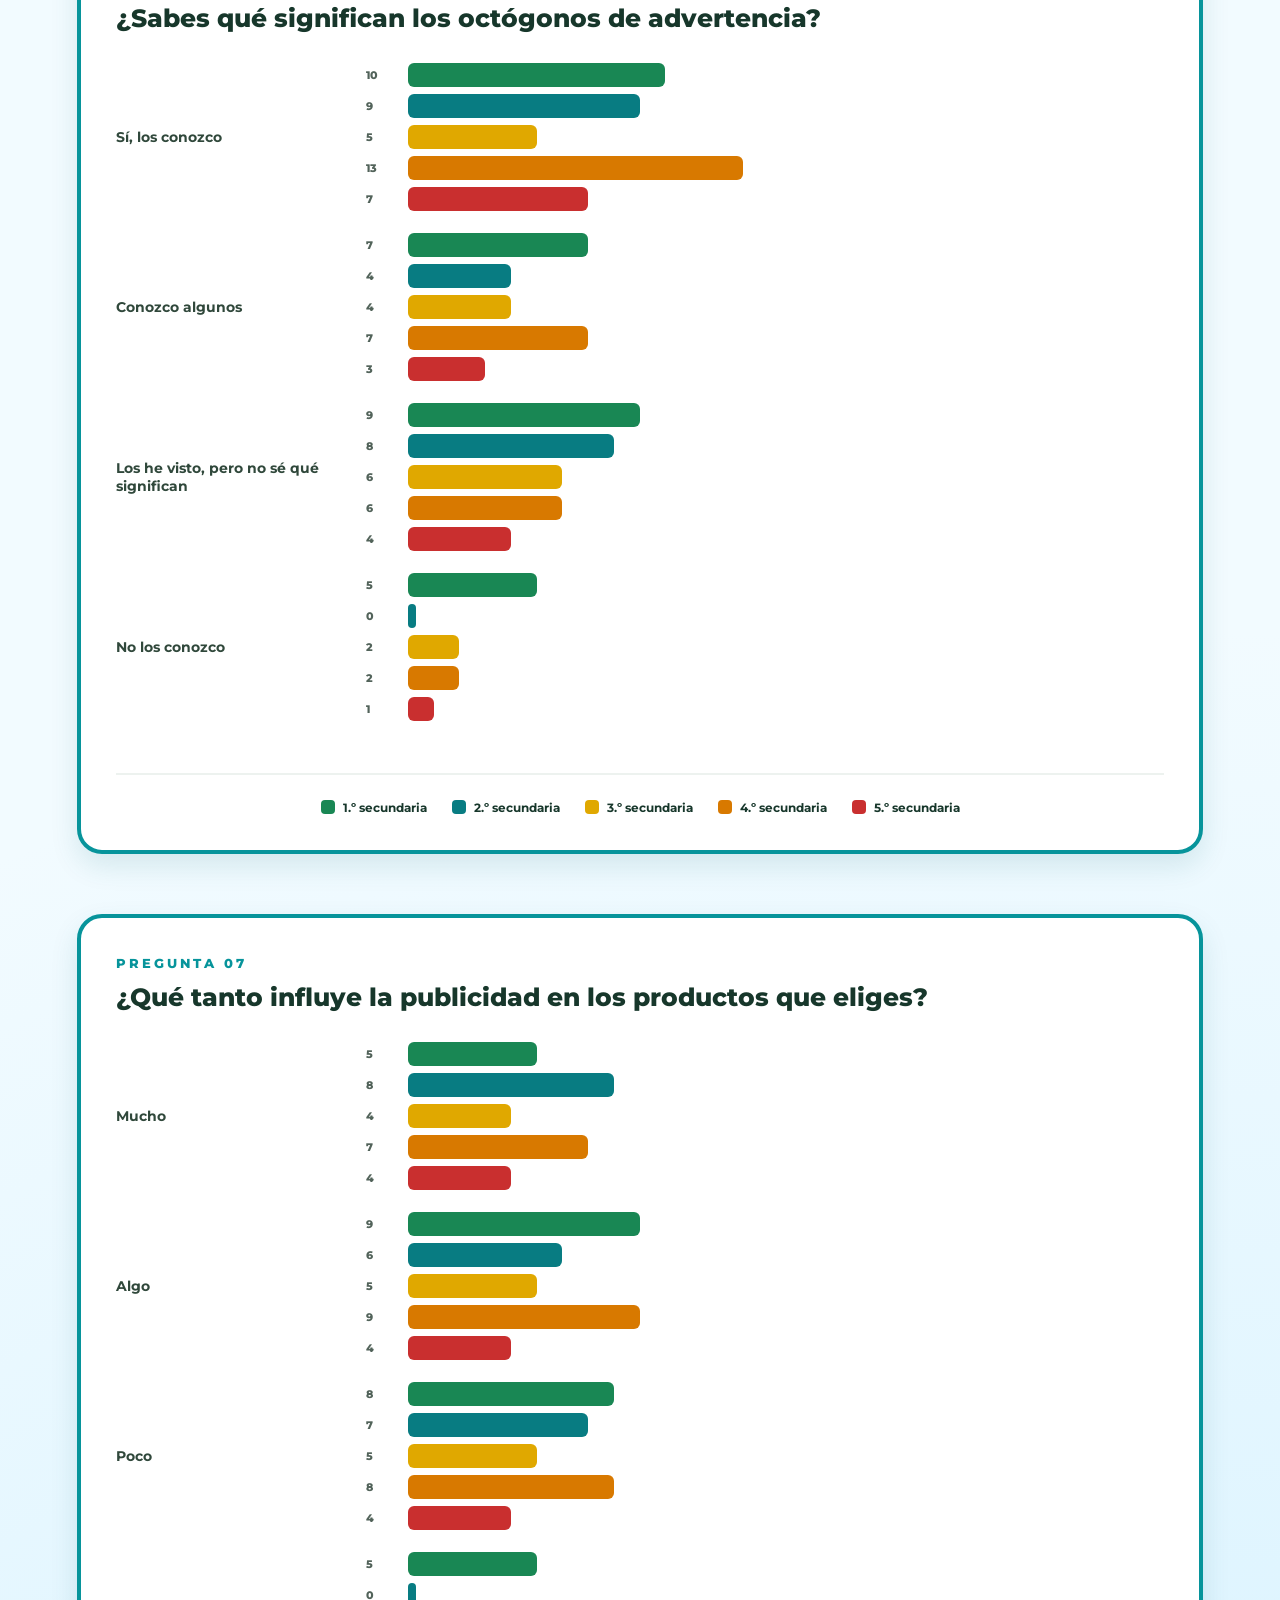
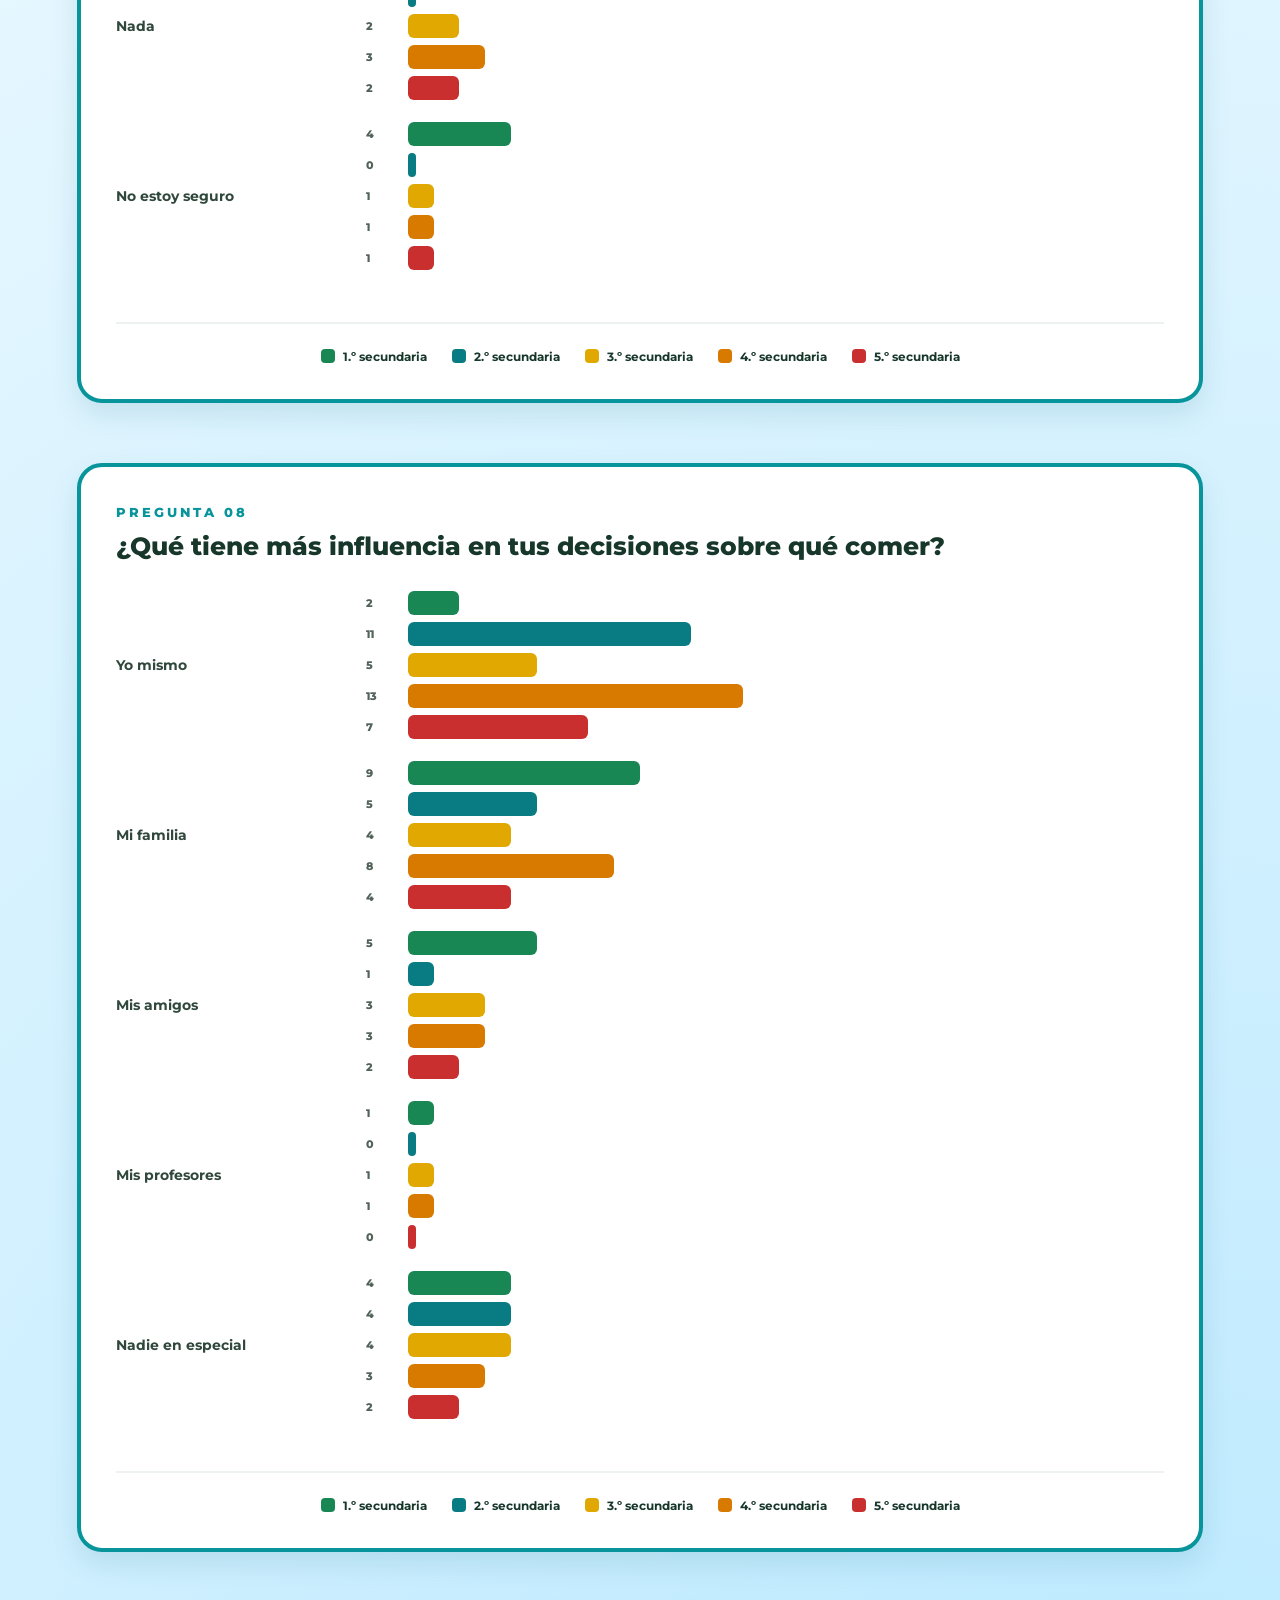
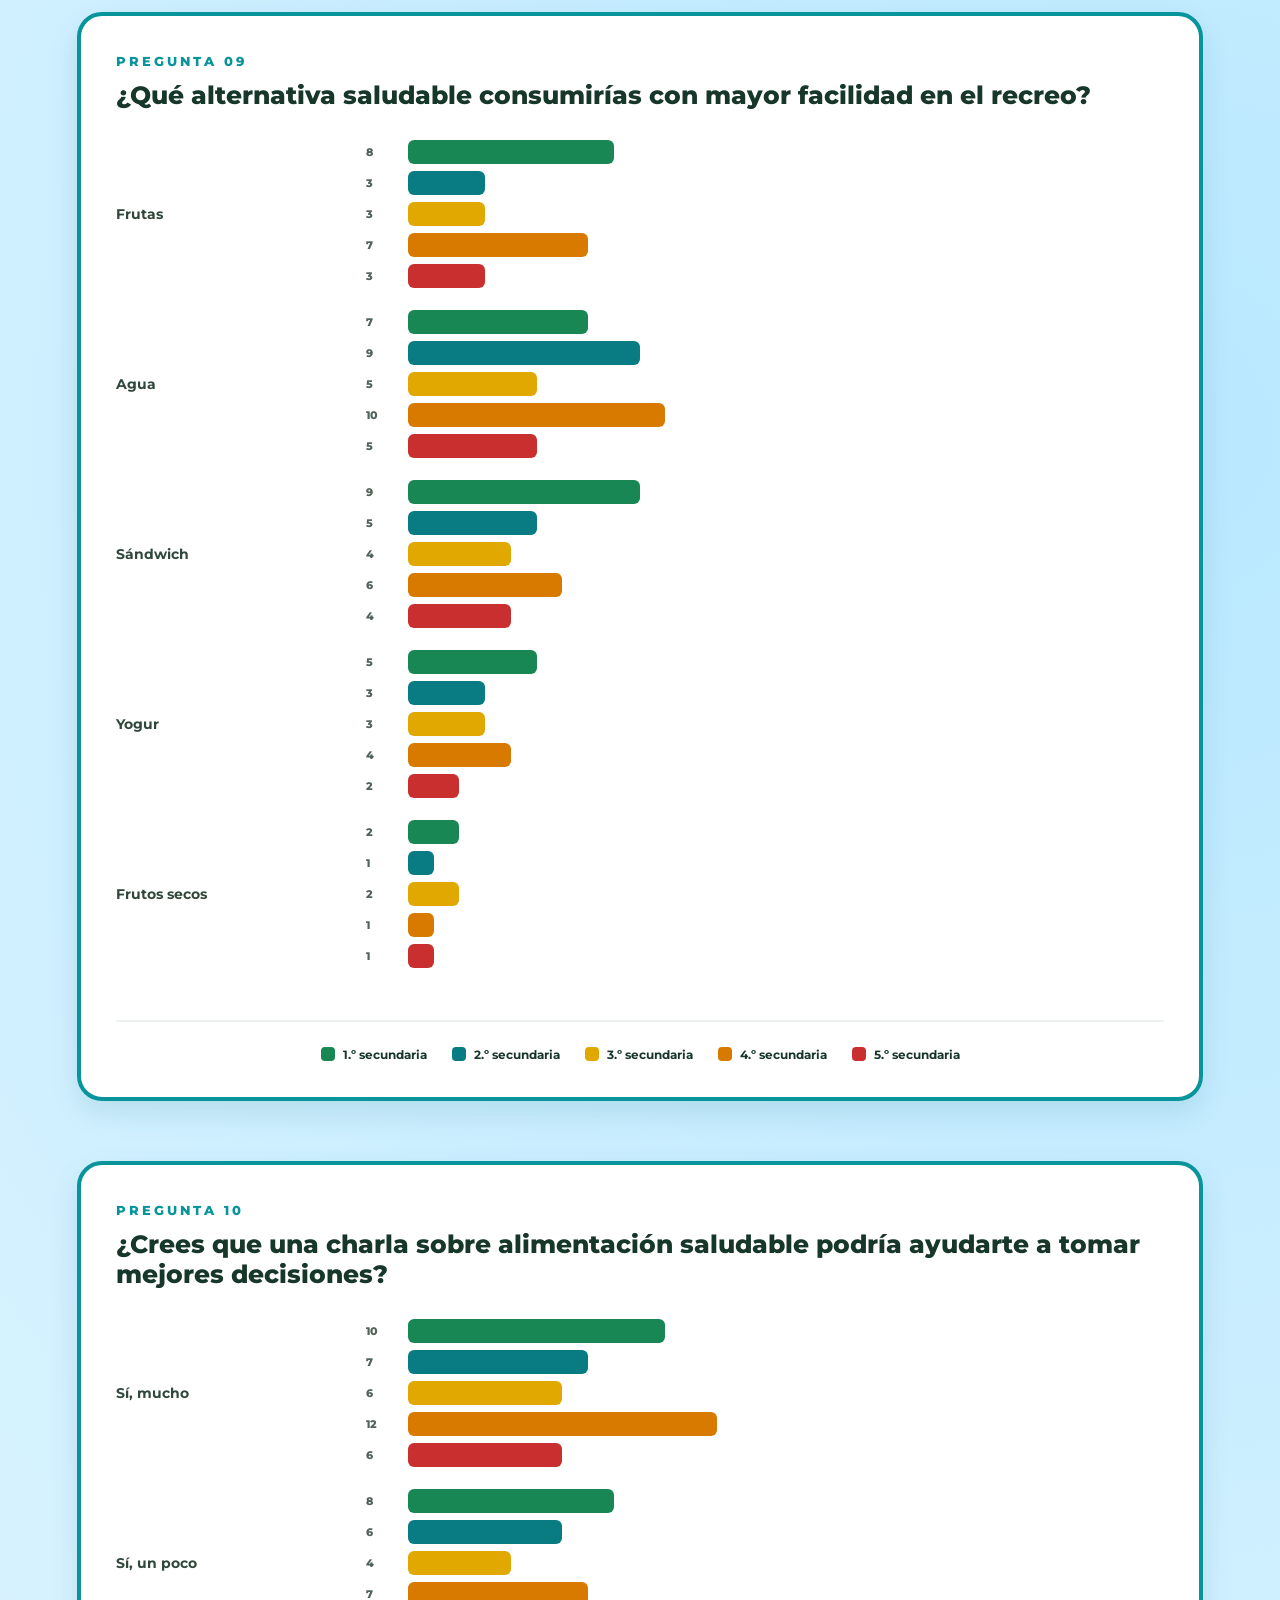
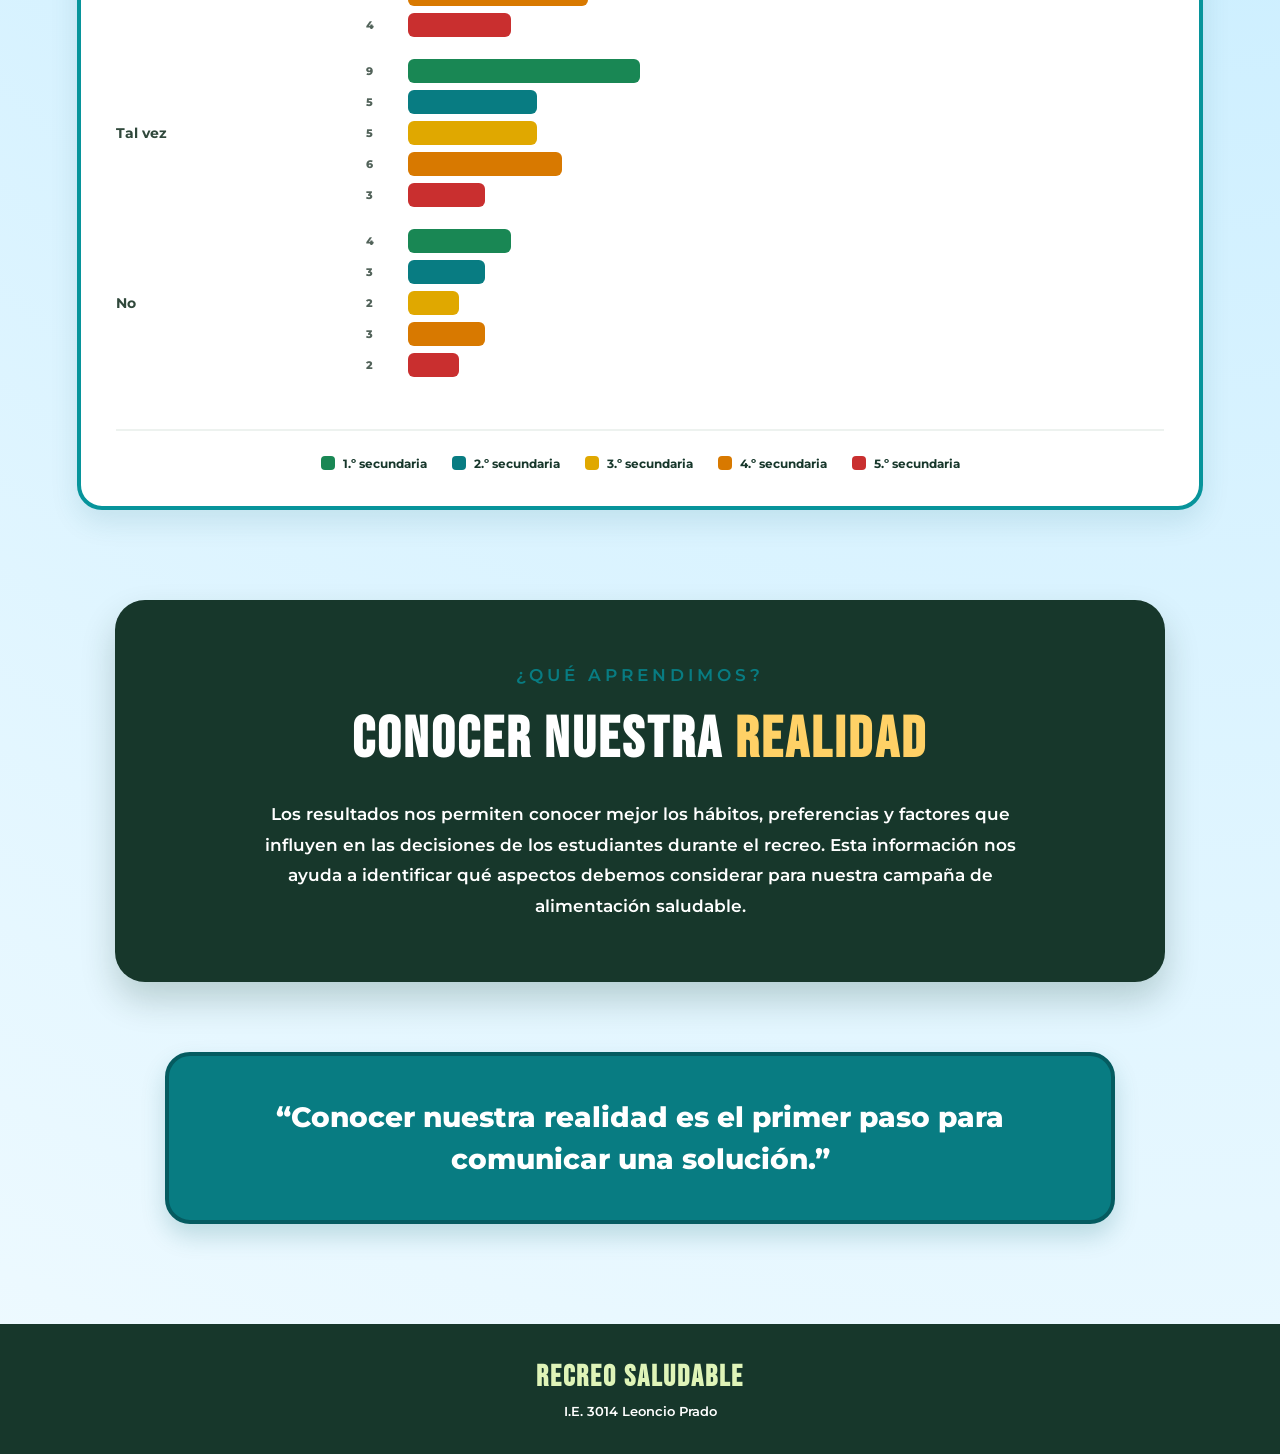
<file: encuestas.html>
<!DOCTYPE html>
<html lang="es">

<head>

    <meta charset="UTF-8">
    <meta name="viewport" content="width=device-width, initial-scale=1.0">

    <title>Encuestas - Recreo Saludable</title>

    <link rel="preconnect" href="https://fonts.googleapis.com">
    <link rel="preconnect" href="https://fonts.gstatic.com" crossorigin>

    <link href="https://fonts.googleapis.com/css2?family=Bebas+Neue&family=Montserrat:wght@400;500;600;700;800&display=swap" rel="stylesheet">

    <link rel="stylesheet" href="estilo.css">


<style>

/* =========================================================
   ENCUESTAS
========================================================= */

.pagina-encuestas {

    background:
        radial-gradient(circle at 10% 10%, #d4f4ff, transparent 30%),
        radial-gradient(circle at 90% 80%, #b8e8ff, transparent 30%),
        #f2fbff;

    padding: 90px 6%;
}


/* =========================
   INTRO
========================= */

.encuestas-intro {

    max-width: 1000px;

    margin: 0 auto 70px;

    text-align: center;
}

.encuestas-etiqueta {

    font-family: 'Montserrat', sans-serif;

    font-size: 14px;

    font-weight: 800;

    letter-spacing: 4px;

    color: #087c82;
}

.encuestas-intro h1 {

    font-family: 'Bebas Neue', sans-serif;

    font-size: 85px;

    line-height: 0.95;

    letter-spacing: 3px;

    margin: 20px 0;

    color: #17372b;
}

.encuestas-intro h1 span {

    color: #087c82;
}

.encuestas-intro > p:last-child {

    max-width: 850px;

    margin: auto;

    font-family: 'Montserrat', sans-serif;

    font-size: 18px;

    font-weight: 600;

    line-height: 1.8;

    color: #30483b;
}


/* =========================
   CANTIDAD DE ESTUDIANTES
========================= */

.resumen-encuestas {

    max-width: 1100px;

    margin: 0 auto 80px;

    display: grid;

    grid-template-columns: repeat(5, 1fr);

    gap: 18px;
}

.numero-grado {

    background: white;

    border: 3px solid #07949b;

    border-radius: 20px;

    padding: 25px 15px;

    text-align: center;

    box-shadow: 0 10px 25px rgba(0, 100, 105, 0.12);
}

.numero-grado strong {

    display: block;

    font-family: 'Bebas Neue', sans-serif;

    font-size: 42px;

    color: #087c82;
}

.numero-grado span {

    font-family: 'Montserrat', sans-serif;

    font-size: 13px;

    font-weight: 700;

    color: #53635d;
}


/* =========================
   PREGUNTAS
========================= */

.pregunta-encuesta {

    max-width: 1200px;

    margin: 0 auto 60px;

    background: white;

    border: 4px solid #07949b;

    border-radius: 25px;

    padding: 35px;

    box-shadow: 0 12px 28px rgba(0, 100, 105, 0.12);
}

.numero-pregunta {

    font-family: 'Montserrat', sans-serif;

    font-size: 13px;

    font-weight: 800;

    letter-spacing: 3px;

    color: #07949b;
}

.pregunta-encuesta h2 {

    font-family: 'Montserrat', sans-serif;

    font-size: 25px;

    font-weight: 800;

    color: #17372b;

    margin: 10px 0 30px;
}


/* =========================
   GRÁFICOS
========================= */

.grafico {

    display: flex;

    flex-direction: column;

    gap: 22px;
}

.fila-grafico {

    display: grid;

    grid-template-columns: 230px 1fr;

    gap: 20px;

    align-items: center;
}

.nombre-opcion {

    font-family: 'Montserrat', sans-serif;

    font-size: 14px;

    font-weight: 700;

    color: #30483b;
}

.barras {

    display: flex;

    flex-direction: column;

    gap: 7px;
}

.barra {

    display: flex;

    align-items: center;

    gap: 10px;
}

.barra span {

    width: 32px;

    font-family: 'Montserrat', sans-serif;

    font-size: 11px;

    font-weight: 800;

    color: #52635a;
}

.barra-linea {

    height: 24px;

    border-radius: 6px;

    min-width: 3px;

    transition: width 0.5s ease;
}


/* COLORES DE CADA GRADO */

.grado1 {
    background: #198754;
}

.grado2 {
    background: #087c82;
}

.grado3 {
    background: #e0a800;
}

.grado4 {
    background: #d87900;
}

.grado5 {
    background: #c92f2f;
}


/* =========================
   LEYENDA
========================= */

.leyenda {

    display: flex;

    justify-content: center;

    flex-wrap: wrap;

    gap: 25px;

    margin: 30px 0 0;

    padding-top: 25px;

    border-top: 2px solid #edf2ef;
}

.leyenda-item {

    display: flex;

    align-items: center;

    gap: 8px;

    font-family: 'Montserrat', sans-serif;

    font-size: 12px;

    font-weight: 700;
}

.cuadro {

    width: 14px;

    height: 14px;

    border-radius: 4px;
}


/* =========================
   CONCLUSIONES
========================= */

.conclusiones-encuesta {

    max-width: 1050px;

    margin: 90px auto 20px;

    padding: 60px 50px;

    background: #17372b;

    border-radius: 30px;

    color: white;

    text-align: center;

    box-shadow: 0 18px 35px rgba(0, 50, 30, 0.2);
}

.conclusiones-encuesta h2 {

    font-family: 'Bebas Neue', sans-serif;

    font-size: 58px;

    letter-spacing: 3px;

    margin: 15px 0 25px;
}

.conclusiones-encuesta h2 span {

    color: #ffd166;
}

.conclusiones-encuesta p {

    max-width: 800px;

    margin: auto;

    font-family: 'Montserrat', sans-serif;

    font-size: 17px;

    font-weight: 600;

    line-height: 1.8;
}


/* =========================
   FRASE FINAL
========================= */

.frase-encuestas {

    max-width: 950px;

    margin: 70px auto 10px;

    padding: 40px;

    background: #087c82;

    color: white;

    border: 4px solid #055b60;

    border-radius: 25px;

    text-align: center;

    box-shadow: 0 12px 25px rgba(0, 100, 105, 0.2);
}

.frase-encuestas p {

    margin: 0;

    font-family: 'Montserrat', sans-serif;

    font-size: 28px;

    font-weight: 800;

    line-height: 1.5;
}


/* =========================
   MÓVIL
========================= */

@media(max-width: 800px) {

    .pagina-encuestas {

        padding: 60px 20px;
    }

    .encuestas-intro h1 {

        font-size: 60px;
    }

    .resumen-encuestas {

        grid-template-columns: repeat(2, 1fr);
    }

    .pregunta-encuesta {

        padding: 25px 18px;
    }

    .pregunta-encuesta h2 {

        font-size: 20px;
    }

    .fila-grafico {

        grid-template-columns: 1fr;

        gap: 8px;
    }

    .nombre-opcion {

        font-size: 13px;
    }

    .conclusiones-encuesta {

        padding: 45px 25px;
    }

    .conclusiones-encuesta h2 {

        font-size: 43px;
    }

    .frase-encuestas {

        padding: 30px 20px;
    }

    .frase-encuestas p {

        font-size: 21px;
    }

}

</style>

</head>


<body>


<header>

    <div class="logo">

        RECREO SALUDABLE

        <span>
            ELIGE · LEE · COMUNICA
        </span>

    </div>


    <nav>

        <a href="index.html">Inicio</a>

        <a href="alimentacion.html">
            Alimentación
        </a>

        <a href="consecuencias.html">
            Consecuencias
        </a>

        <a href="beneficios.html">
            Beneficios
        </a>

        <a href="colegio.html">
            Recreo
        </a>

        <a href="etiquetas.html">
            Etiquetas
        </a>

        <a class="activo" href="encuestas.html">
            Encuestas
        </a>

        <a href="evidencias.html">
            Evidencias
        </a>

        <a href="triptico.html">
            Tríptico
        </a>

        <a href="final.html">
            Final
        </a>

    </nav>

</header>


<main class="pagina-encuestas">


<!-- =====================================================
     INTRODUCCIÓN
===================================================== -->

<section class="encuestas-intro">

    <p class="encuestas-etiqueta">
        CONOZCAMOS NUESTRA REALIDAD
    </p>

    <h1>
        ¿QUÉ PIENSAN NUESTROS
        <span>ESTUDIANTES?</span>
    </h1>

    <p>
        Para conocer los hábitos y decisiones de los estudiantes
        durante el recreo, realizamos una encuesta sobre sus
        preferencias, consumo de productos, lectura de etiquetas
        y factores que influyen en sus decisiones.
    </p>

</section>


<!-- =====================================================
     PARTICIPANTES
===================================================== -->

<section class="resumen-encuestas">

    <div class="numero-grado">

        <strong>31</strong>

        <span>
            1.º SECUNDARIA
        </span>

    </div>


    <div class="numero-grado">

        <strong>21</strong>

        <span>
            2.º SECUNDARIA
        </span>

    </div>


    <div class="numero-grado">

        <strong>17</strong>

        <span>
            3.º SECUNDARIA
        </span>

    </div>


    <div class="numero-grado">

        <strong>28</strong>

        <span>
            4.º SECUNDARIA
        </span>

    </div>


    <div class="numero-grado">

        <strong>15</strong>

        <span>
            5.º SECUNDARIA
        </span>

    </div>

</section>


<!-- =====================================================
     PREGUNTA 1
===================================================== -->

<section class="pregunta-encuesta">

    <span class="numero-pregunta">
        PREGUNTA 01
    </span>

    <h2>
        ¿Qué consumes con menor frecuencia durante el recreo?
    </h2>

    <div class="grafico" id="pregunta1"></div>

</section>


<!-- =====================================================
     PREGUNTA 2
===================================================== -->

<section class="pregunta-encuesta">

    <span class="numero-pregunta">
        PREGUNTA 02
    </span>

    <h2>
        ¿Con qué frecuencia consumes estos productos ultraprocesados?
    </h2>

    <div class="grafico" id="pregunta2"></div>

</section>


<!-- =====================================================
     PREGUNTA 3
===================================================== -->

<section class="pregunta-encuesta">

    <span class="numero-pregunta">
        PREGUNTA 03
    </span>

    <h2>
        ¿Cuál es la razón principal por la que consumes estos productos?
    </h2>

    <div class="grafico" id="pregunta3"></div>

</section>


<!-- =====================================================
     PREGUNTA 4
===================================================== -->

<section class="pregunta-encuesta">

    <span class="numero-pregunta">
        PREGUNTA 04
    </span>

    <h2>
        Al momento de comprar, ¿qué es lo que más te llama la atención?
    </h2>

    <div class="grafico" id="pregunta4"></div>

</section>


<!-- =====================================================
     PREGUNTA 5
===================================================== -->

<section class="pregunta-encuesta">

    <span class="numero-pregunta">
        PREGUNTA 05
    </span>

    <h2>
        ¿Suelen leer la etiqueta de los productos antes de comprarlos?
    </h2>

    <div class="grafico" id="pregunta5"></div>

</section>


<!-- =====================================================
     PREGUNTA 6
===================================================== -->

<section class="pregunta-encuesta">

    <span class="numero-pregunta">
        PREGUNTA 06
    </span>

    <h2>
        ¿Sabes qué significan los octógonos de advertencia?
    </h2>

    <div class="grafico" id="pregunta6"></div>

</section>


<!-- =====================================================
     PREGUNTA 7
===================================================== -->

<section class="pregunta-encuesta">

    <span class="numero-pregunta">
        PREGUNTA 07
    </span>

    <h2>
        ¿Qué tanto influye la publicidad en los productos que eliges?
    </h2>

    <div class="grafico" id="pregunta7"></div>

</section>


<!-- =====================================================
     PREGUNTA 8
===================================================== -->

<section class="pregunta-encuesta">

    <span class="numero-pregunta">
        PREGUNTA 08
    </span>

    <h2>
        ¿Qué tiene más influencia en tus decisiones sobre qué comer?
    </h2>

    <div class="grafico" id="pregunta8"></div>

</section>


<!-- =====================================================
     PREGUNTA 9
===================================================== -->

<section class="pregunta-encuesta">

    <span class="numero-pregunta">
        PREGUNTA 09
    </span>

    <h2>
        ¿Qué alternativa saludable consumirías con mayor facilidad en el recreo?
    </h2>

    <div class="grafico" id="pregunta9"></div>

</section>


<!-- =====================================================
     PREGUNTA 10
===================================================== -->

<section class="pregunta-encuesta">

    <span class="numero-pregunta">
        PREGUNTA 10
    </span>

    <h2>
        ¿Crees que una charla sobre alimentación saludable podría ayudarte a tomar mejores decisiones?
    </h2>

    <div class="grafico" id="pregunta10"></div>

</section>


<!-- =====================================================
     CONCLUSIONES
===================================================== -->

<section class="conclusiones-encuesta">

    <p class="encuestas-etiqueta">
        ¿QUÉ APRENDIMOS?
    </p>

    <h2>
        CONOCER NUESTRA
        <span>REALIDAD</span>
    </h2>

    <p>
        Los resultados nos permiten conocer mejor los hábitos,
        preferencias y factores que influyen en las decisiones
        de los estudiantes durante el recreo.
        Esta información nos ayuda a identificar qué aspectos
        debemos considerar para nuestra campaña de alimentación
        saludable.
    </p>

</section>


<!-- =====================================================
     FRASE FINAL
===================================================== -->

<section class="frase-encuestas">

    <p>
        “Conocer nuestra realidad es el primer paso para comunicar una solución.”
    </p>

</section>


</main>


<footer>

    <h3>
        RECREO SALUDABLE
    </h3>

    <p>
        I.E. 3014 Leoncio Prado
    </p>

</footer>


<script>

/* =========================================================
   DATOS DE LAS ENCUESTAS
========================================================= */

/*
   Cada grupo corresponde a:

   1.º = 31
   2.º = 21
   3.º = 17
   4.º = 28
   5.º = 15
*/


const encuestas = {


/* PREGUNTA 1 */

pregunta1: [

    ["Sándwich", 15, 5, 5, 8, 4],

    ["Frutas", 5, 3, 3, 5, 3],

    ["Papas fritas / snacks", 5, 2, 2, 4, 2],

    ["Agua", 4, 6, 3, 5, 3],

    ["Gaseosa", 1, 3, 2, 3, 1],

    ["Golosinas", 1, 2, 2, 3, 2]

],


/* PREGUNTA 2 */

pregunta2: [

    ["Todos los días", 2, 3, 2, 4, 2],

    ["3 a 4 veces por semana", 5, 6, 4, 7, 4],

    ["1 a 2 veces por semana", 18, 7, 7, 11, 6],

    ["Casi nunca", 5, 5, 4, 6, 3]

],


/* PREGUNTA 3 */

pregunta3: [

    ["Les gusta su sabor", 10, 8, 6, 10, 5],

    ["Son económicos", 4, 3, 2, 5, 2],

    ["Son fáciles de conseguir", 7, 3, 4, 6, 3],

    ["Es lo único disponible", 2, 0, 1, 2, 1],

    ["Ya es costumbre", 8, 7, 4, 5, 4]

],


/* PREGUNTA 4 */

pregunta4: [

    ["Empaque / presentación", 3, 2, 2, 3, 2],

    ["Oferta o promoción", 3, 1, 2, 4, 2],

    ["Marca conocida", 4, 3, 2, 4, 2],

    ["Información nutricional", 7, 6, 4, 7, 4],

    ["Precio", 14, 9, 7, 10, 5]

],


/* PREGUNTA 5 */

pregunta5: [

    ["Siempre", 4, 3, 3, 6, 3],

    ["A veces", 13, 9, 7, 12, 6],

    ["Casi nunca", 8, 6, 5, 6, 4],

    ["Nunca", 6, 3, 2, 4, 2]

],


/* PREGUNTA 6 */

pregunta6: [

    ["Sí, los conozco", 10, 9, 5, 13, 7],

    ["Conozco algunos", 7, 4, 4, 7, 3],

    ["Los he visto, pero no sé qué significan", 9, 8, 6, 6, 4],

    ["No los conozco", 5, 0, 2, 2, 1]

],


/* PREGUNTA 7 */

pregunta7: [

    ["Mucho", 5, 8, 4, 7, 4],

    ["Algo", 9, 6, 5, 9, 4],

    ["Poco", 8, 7, 5, 8, 4],

    ["Nada", 5, 0, 2, 3, 2],

    ["No estoy seguro", 4, 0, 1, 1, 1]

],


/* PREGUNTA 8 */

pregunta8: [

    ["Yo mismo", 2, 11, 5, 13, 7],

    ["Mi familia", 9, 5, 4, 8, 4],

    ["Mis amigos", 5, 1, 3, 3, 2],

    ["Mis profesores", 1, 0, 1, 1, 0],

    ["Nadie en especial", 4, 4, 4, 3, 2]

],


/* PREGUNTA 9 */

pregunta9: [

    ["Frutas", 8, 3, 3, 7, 3],

    ["Agua", 7, 9, 5, 10, 5],

    ["Sándwich", 9, 5, 4, 6, 4],

    ["Yogur", 5, 3, 3, 4, 2],

    ["Frutos secos", 2, 1, 2, 1, 1]

],


/* PREGUNTA 10 */

pregunta10: [

    ["Sí, mucho", 10, 7, 6, 12, 6],

    ["Sí, un poco", 8, 6, 4, 7, 4],

    ["Tal vez", 9, 5, 5, 6, 3],

    ["No", 4, 3, 2, 3, 2]

]

};


/* =========================================================
   CREAR GRÁFICOS
========================================================= */

function crearGrafico(id, datos) {

    const contenedor =
        document.getElementById(id);


    datos.forEach(function(opcion) {

        const fila =
            document.createElement("div");

        fila.className =
            "fila-grafico";


        const nombre =
            document.createElement("div");

        nombre.className =
            "nombre-opcion";

        nombre.textContent =
            opcion[0];


        const barras =
            document.createElement("div");

        barras.className =
            "barras";


        for (let i = 1; i <= 5; i++) {

            const barra =
                document.createElement("div");

            barra.className =
                "barra";


            const numero =
                document.createElement("span");

            numero.textContent =
                opcion[i];


            const linea =
                document.createElement("div");

            linea.className =
                "barra-linea grado" + i;


            /*
                31 es el mayor número
                de participantes de un grado.
            */

            const ancho =
                (opcion[i] / 31) * 100;


            linea.style.width =
                Math.max(ancho, 1) + "%";


            barra.appendChild(numero);

            barra.appendChild(linea);

            barras.appendChild(barra);

        }


        fila.appendChild(nombre);

        fila.appendChild(barras);

        contenedor.appendChild(fila);

    });


    /* LEYENDA */

    const leyenda =
        document.createElement("div");

    leyenda.className =
        "leyenda";


    const grados = [

        ["1.º", "grado1"],

        ["2.º", "grado2"],

        ["3.º", "grado3"],

        ["4.º", "grado4"],

        ["5.º", "grado5"]

    ];


    grados.forEach(function(grado) {

        const elemento =
            document.createElement("div");

        elemento.className =
            "leyenda-item";


        const cuadro =
            document.createElement("div");

        cuadro.className =
            "cuadro " + grado[1];


        const texto =
            document.createElement("span");

        texto.textContent =
            grado[0] + " secundaria";


        elemento.appendChild(cuadro);

        elemento.appendChild(texto);

        leyenda.appendChild(elemento);

    });


    contenedor.appendChild(leyenda);

}


/* =========================================================
   MOSTRAR TODAS LAS PREGUNTAS
========================================================= */

crearGrafico(
    "pregunta1",
    encuestas.pregunta1
);

crearGrafico(
    "pregunta2",
    encuestas.pregunta2
);

crearGrafico(
    "pregunta3",
    encuestas.pregunta3
);

crearGrafico(
    "pregunta4",
    encuestas.pregunta4
);

crearGrafico(
    "pregunta5",
    encuestas.pregunta5
);

crearGrafico(
    "pregunta6",
    encuestas.pregunta6
);

crearGrafico(
    "pregunta7",
    encuestas.pregunta7
);

crearGrafico(
    "pregunta8",
    encuestas.pregunta8
);

crearGrafico(
    "pregunta9",
    encuestas.pregunta9
);

crearGrafico(
    "pregunta10",
    encuestas.pregunta10
);

</script>


</body>

</html>
</file>
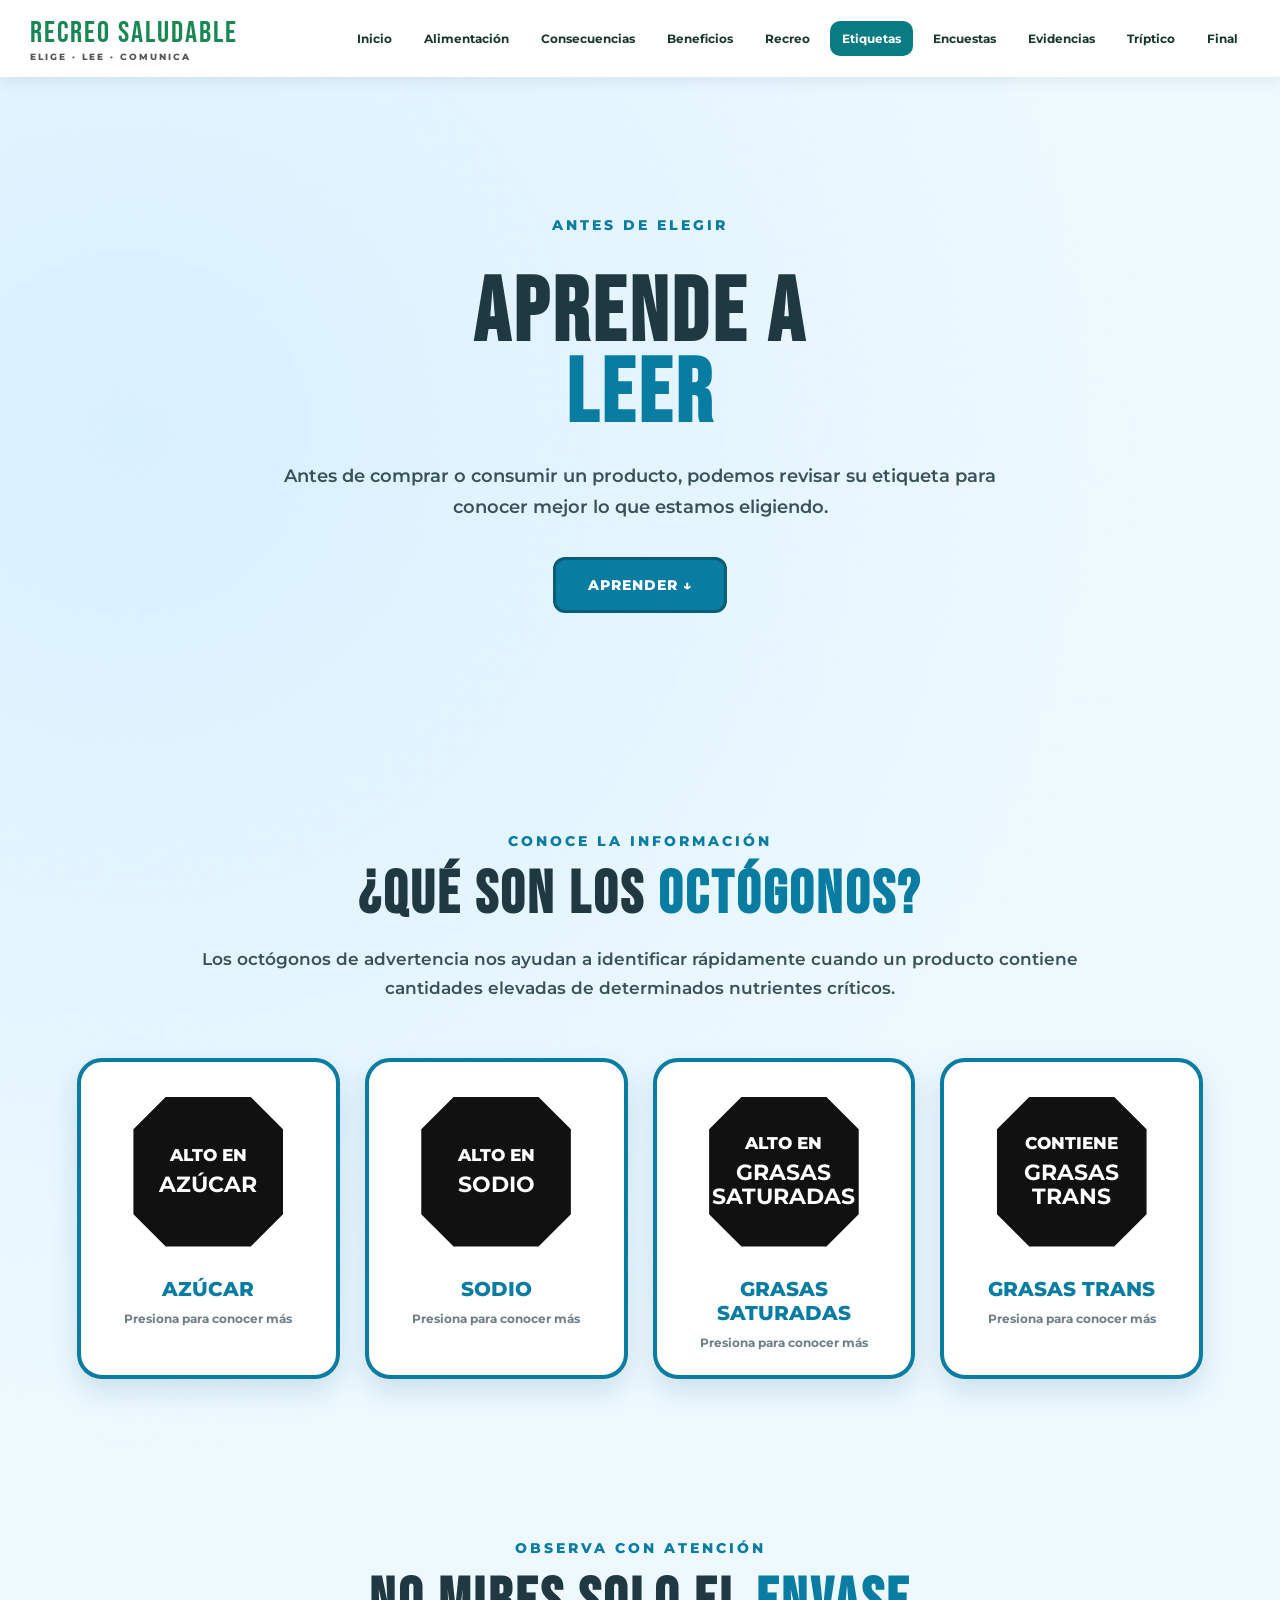
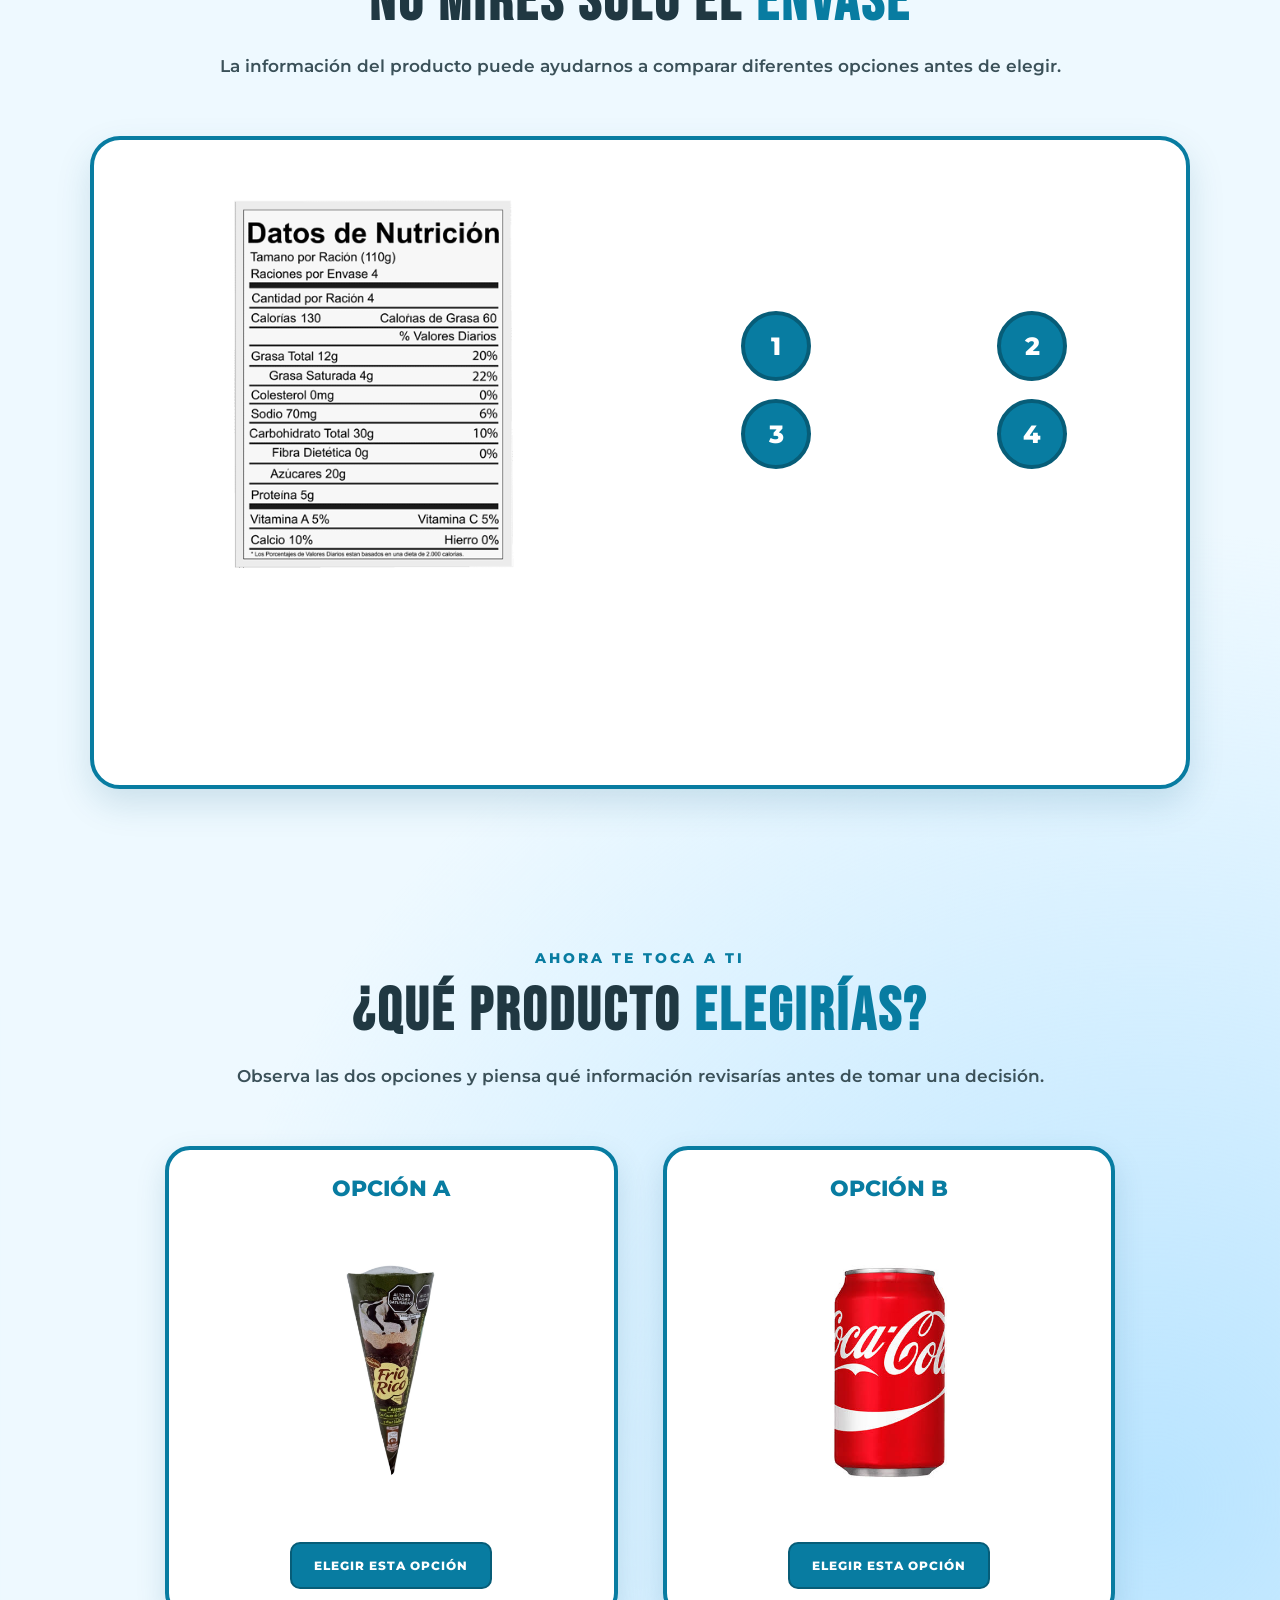
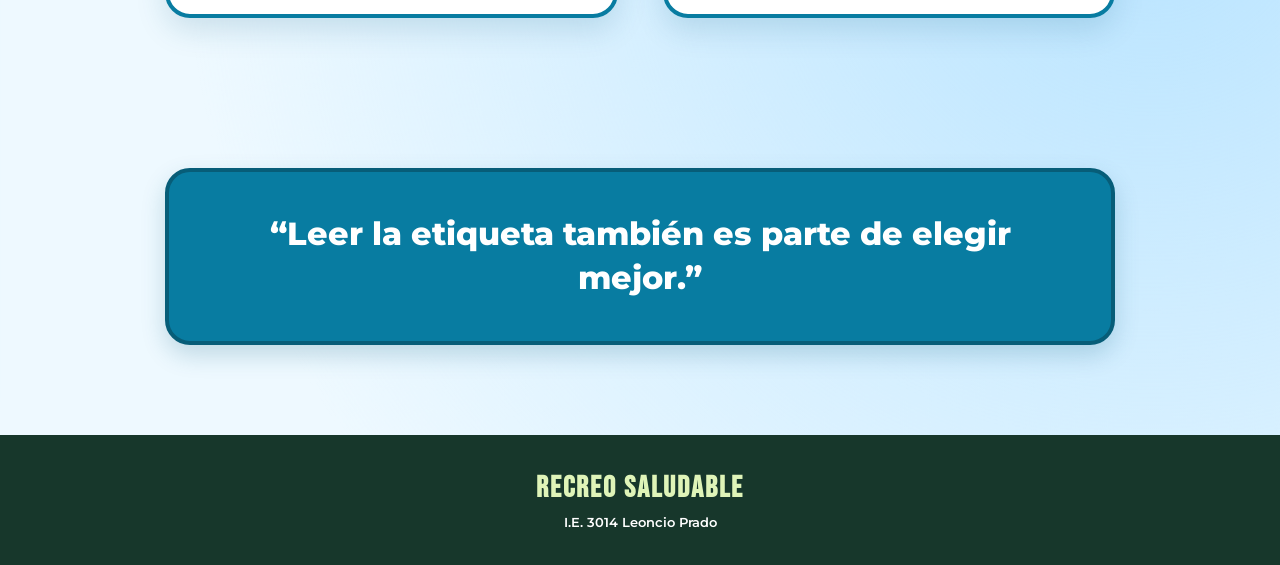
<file: etiquetas.html>
<!DOCTYPE html>
<html lang="es">

<head>

    <meta charset="UTF-8">
    <meta name="viewport" content="width=device-width, initial-scale=1.0">

    <title>Etiquetas - Recreo Saludable</title>

    <!-- FUENTES -->
    <link rel="preconnect" href="https://fonts.googleapis.com">
    <link rel="preconnect" href="https://fonts.gstatic.com" crossorigin>

    <link href="https://fonts.googleapis.com/css2?family=Bebas+Neue&family=Montserrat:wght@400;500;600;700;800&display=swap" rel="stylesheet">

    <!-- CSS -->
    <link rel="stylesheet" href="estilo.css">

</head>


<body>


<!-- =====================================================
     MENÚ
===================================================== -->

<header>

    <div class="logo">

        RECREO SALUDABLE

        <span>
            ELIGE · LEE · COMUNICA
        </span>

    </div>


    <nav>

        <a href="index.html">
            Inicio
        </a>

        <a href="alimentacion.html">
            Alimentación
        </a>

        <a href="consecuencias.html">
            Consecuencias
        </a>

        <a href="beneficios.html">
            Beneficios
        </a>

        <a href="colegio.html">
            Recreo
        </a>

        <a class="activo" href="etiquetas.html">
            Etiquetas
        </a>

        <a href="encuestas.html">
            Encuestas
        </a>

        <a href="evidencias.html">
            Evidencias
        </a>

        <a href="triptico.html">
            Tríptico
        </a>

        <a href="final.html">
            Final
        </a>

    </nav>

</header>



<main class="etiquetas">


<!-- =====================================================
     HERO
===================================================== -->

<section class="etiquetas-hero">

    <p class="etiquetas-etiqueta">
        ANTES DE ELEGIR
    </p>


    <h1>

        APRENDE A
        <span>LEER</span>

    </h1>


    <p>

        Antes de comprar o consumir un producto,
        podemos revisar su etiqueta para conocer
        mejor lo que estamos eligiendo.

    </p>


    <a href="#octogonos" class="boton-etiquetas">

        APRENDER ↓

    </a>

</section>



<!-- =====================================================
     ¿QUÉ SON LOS OCTÓGONOS?
===================================================== -->

<section id="octogonos" class="seccion-octogonos">


    <div class="titulo-etiquetas">

        <p class="etiquetas-etiqueta">
            CONOCE LA INFORMACIÓN
        </p>


        <h2>

            ¿QUÉ SON LOS
            <span>OCTÓGONOS?</span>

        </h2>


        <p>

            Los octógonos de advertencia nos ayudan a identificar
            rápidamente cuando un producto contiene cantidades
            elevadas de determinados nutrientes críticos.

        </p>

    </div>



    <div class="octogonos-contenedor">


        <!-- AZÚCAR -->

        <article
            class="octogono-card"
            onclick="mostrarOctogono('azucar')"
        >

            <div class="octogono-icono">
                ALTO EN
                <strong>AZÚCAR</strong>
            </div>


            <h3>
                AZÚCAR
            </h3>


            <p>
                Presiona para conocer más
            </p>


            <div
                id="azucar"
                class="octogono-info"
            >

                <p>

                    Indica que el producto contiene una
                    cantidad elevada de azúcar.

                </p>

            </div>

        </article>



        <!-- SODIO -->

        <article
            class="octogono-card"
            onclick="mostrarOctogono('sodio')"
        >

            <div class="octogono-icono">
                ALTO EN
                <strong>SODIO</strong>
            </div>


            <h3>
                SODIO
            </h3>


            <p>
                Presiona para conocer más
            </p>


            <div
                id="sodio"
                class="octogono-info"
            >

                <p>

                    Indica que el producto contiene una
                    cantidad elevada de sodio.

                </p>

            </div>

        </article>



        <!-- GRASAS SATURADAS -->

        <article
            class="octogono-card"
            onclick="mostrarOctogono('grasas')"
        >

            <div class="octogono-icono">
                ALTO EN
                <strong>GRASAS<br>SATURADAS</strong>
            </div>


            <h3>
                GRASAS SATURADAS
            </h3>


            <p>
                Presiona para conocer más
            </p>


            <div
                id="grasas"
                class="octogono-info"
            >

                <p>

                    Indica que el producto contiene una
                    cantidad elevada de grasas saturadas.

                </p>

            </div>

        </article>



        <!-- GRASAS TRANS -->

        <article
            class="octogono-card"
            onclick="mostrarOctogono('trans')"
        >

            <div class="octogono-icono">
                CONTIENE
                <strong>GRASAS<br>TRANS</strong>
            </div>


            <h3>
                GRASAS TRANS
            </h3>


            <p>
                Presiona para conocer más
            </p>


            <div
                id="trans"
                class="octogono-info"
            >

                <p>

                    Señala la presencia de grasas trans
                    en el producto.

                </p>

            </div>

        </article>


    </div>

</section>



<!-- =====================================================
     APRENDE A OBSERVAR UNA ETIQUETA
===================================================== -->

<section class="leer-etiqueta">


    <div class="titulo-etiquetas">

        <p class="etiquetas-etiqueta">
            OBSERVA CON ATENCIÓN
        </p>


        <h2>

            NO MIRES SOLO EL
            <span>ENVASE</span>

        </h2>


        <p>

            La información del producto puede ayudarnos
            a comparar diferentes opciones antes de elegir.

        </p>

    </div>



    <div class="etiqueta-interactiva">


        <div class="producto-imagen">

            <img
                src="imagenes/etiqueta-producto.png"
                alt="Etiqueta de un producto"
            >

        </div>



        <div class="puntos-informacion">


            <button
                onclick="mostrarDato('dato1')"
                class="punto"
            >
                1
            </button>


            <button
                onclick="mostrarDato('dato2')"
                class="punto"
            >
                2
            </button>


            <button
                onclick="mostrarDato('dato3')"
                class="punto"
            >
                3
            </button>


            <button
                onclick="mostrarDato('dato4')"
                class="punto"
            >
                4
            </button>


        </div>



        <div class="datos-etiqueta">


            <div
                id="dato1"
                class="dato"
            >

                <h3>
                    INGREDIENTES
                </h3>

                <p>

                    Podemos revisar qué ingredientes
                    contiene el producto y observar
                    cuáles aparecen primero.

                </p>

            </div>



            <div
                id="dato2"
                class="dato"
            >

                <h3>
                    INFORMACIÓN NUTRICIONAL
                </h3>

                <p>

                    Permite conocer la cantidad de
                    nutrientes presentes en una porción.

                </p>

            </div>



            <div
                id="dato3"
                class="dato"
            >

                <h3>
                    OCTÓGONOS
                </h3>

                <p>

                    Nos permiten identificar rápidamente
                    determinadas advertencias nutricionales.

                </p>

            </div>



            <div
                id="dato4"
                class="dato"
            >

                <h3>
                    PORCIÓN
                </h3>

                <p>

                    Es importante observar a qué cantidad
                    de producto corresponde la información.

                </p>

            </div>


        </div>

    </div>

</section>



<!-- =====================================================
     ¿QUÉ HARÍAS TÚ?
===================================================== -->

<section class="elige-etiqueta">


    <div class="titulo-etiquetas">

        <p class="etiquetas-etiqueta">
            AHORA TE TOCA A TI
        </p>


        <h2>

            ¿QUÉ PRODUCTO
            <span>ELEGIRÍAS?</span>

        </h2>


        <p>

            Observa las dos opciones y piensa qué información
            revisarías antes de tomar una decisión.

        </p>

    </div>



    <div class="productos-comparacion">


        <!-- PRODUCTO A -->

        <div class="producto-card">

            <h3>
                OPCIÓN A
            </h3>


            <img
                src="imagenes/producto-a.png"
                alt="Producto A"
            >


            <button onclick="elegirProducto('respuestaA')">

                ELEGIR ESTA OPCIÓN

            </button>


            <div
                id="respuestaA"
                class="respuesta-producto"
            >

                <p>

                    Antes de elegir, revisa los octógonos,
                    ingredientes e información nutricional.

                </p>

            </div>

        </div>



        <!-- PRODUCTO B -->

        <div class="producto-card">

            <h3>
                OPCIÓN B
            </h3>


            <img
                src="imagenes/producto-b.png"
                alt="Producto B"
            >


            <button onclick="elegirProducto('respuestaB')">

                ELEGIR ESTA OPCIÓN

            </button>


            <div
                id="respuestaB"
                class="respuesta-producto"
            >

                <p>

                    No debemos decidir solamente por la apariencia.
                    Comparar la información puede ayudarnos a elegir
                    de manera más informada.

                </p>

            </div>

        </div>


    </div>

</section>



<!-- =====================================================
     FRASE FINAL
===================================================== -->

<section class="frase-etiquetas">

    <p>

        “Leer la etiqueta también es parte de elegir mejor.”

    </p>

</section>


</main>



<!-- =====================================================
     FOOTER
===================================================== -->

<footer>

    <h3>
        RECREO SALUDABLE
    </h3>


    <p>
        I.E. 3014 Leoncio Prado
    </p>

</footer>



<!-- =====================================================
     JAVASCRIPT
===================================================== -->

<script>


/* =====================================================
   OCTÓGONOS
===================================================== */

function mostrarOctogono(id) {

    const elemento =
        document.getElementById(id);

    elemento.classList.toggle("mostrar");

}



/* =====================================================
   INFORMACIÓN DE LA ETIQUETA
===================================================== */

function mostrarDato(id) {

    const datos =
        document.querySelectorAll(".dato");

    datos.forEach(function(dato) {

        dato.classList.remove("mostrar");

    });


    const seleccionado =
        document.getElementById(id);

    seleccionado.classList.add("mostrar");

}



/* =====================================================
   ELECCIÓN DE PRODUCTO
===================================================== */

function elegirProducto(id) {

    const respuestas =
        document.querySelectorAll(".respuesta-producto");

    respuestas.forEach(function(respuesta) {

        respuesta.classList.remove("mostrar");

    });


    const respuesta =
        document.getElementById(id);

    respuesta.classList.add("mostrar");

}


</script>


</body>

</html>
</file>
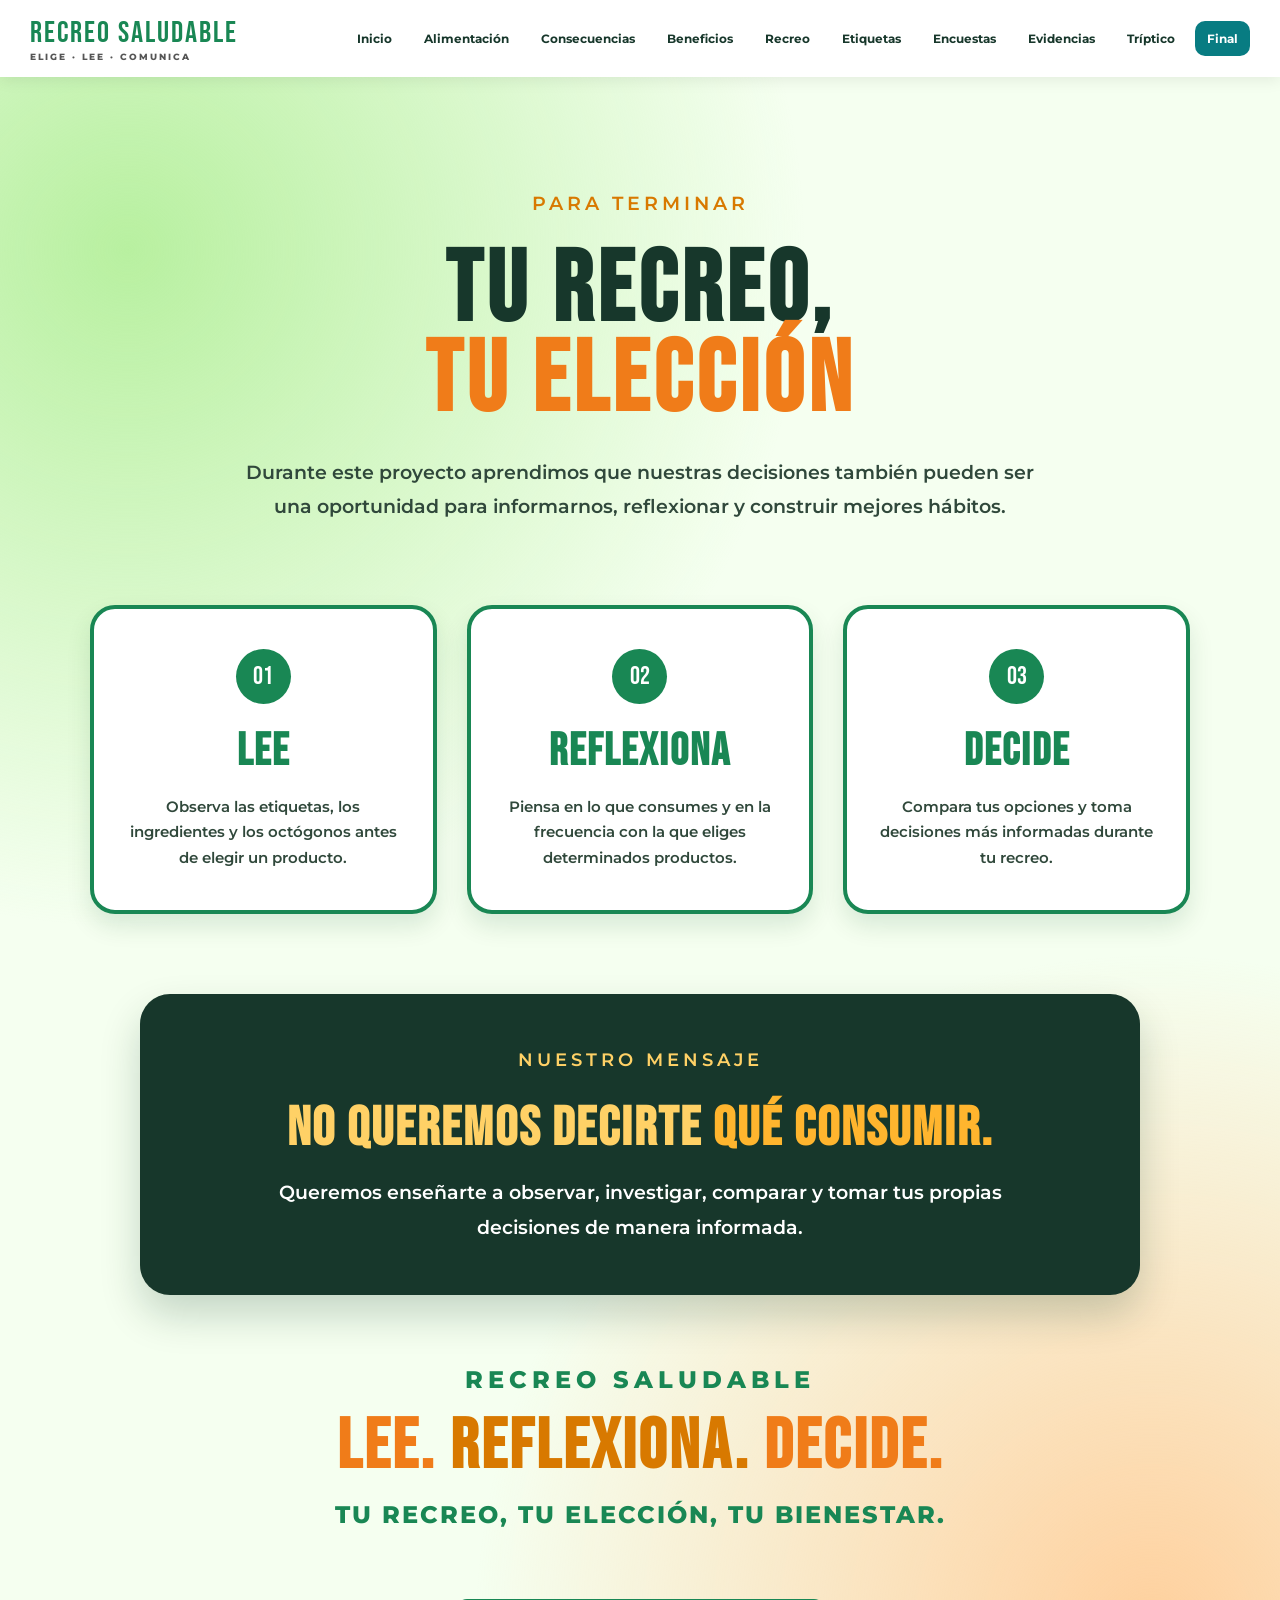
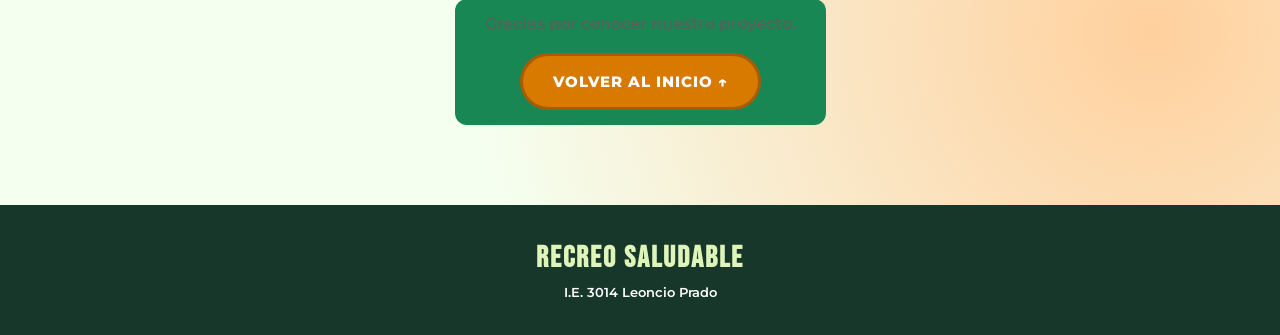
<file: final.html>
<!DOCTYPE html>
<html lang="es">

<head>

    <meta charset="UTF-8">
    <meta name="viewport" content="width=device-width, initial-scale=1.0">

    <title>Final - Recreo Saludable</title>

    <link rel="preconnect" href="https://fonts.googleapis.com">
    <link rel="preconnect" href="https://fonts.gstatic.com" crossorigin>

    <link href="https://fonts.googleapis.com/css2?family=Bebas+Neue&family=Montserrat:wght@400;500;600;700;800&display=swap" rel="stylesheet">

    <link rel="stylesheet" href="estilo.css">

</head>

<body>

<header>

    <div class="logo">
        RECREO SALUDABLE
        <span>ELIGE · LEE · COMUNICA</span>
    </div>

    <nav>

        <a href="index.html">Inicio</a>
        <a href="alimentacion.html">Alimentación</a>
        <a href="consecuencias.html">Consecuencias</a>
        <a href="beneficios.html">Beneficios</a>
        <a href="colegio.html">Recreo</a>
        <a href="etiquetas.html">Etiquetas</a>
        <a href="encuestas.html">Encuestas</a>
        <a href="evidencias.html">Evidencias</a>
        <a href="triptico.html">Tríptico</a>
        <a class="activo" href="final.html">Final</a>

    </nav>

</header>


<main class="pagina-final">


    <!-- HERO FINAL -->

    <section class="final-hero">

        <p class="final-etiqueta">
            PARA TERMINAR
        </p>

        <h1>
            TU RECREO,
            <span>TU ELECCIÓN</span>
        </h1>

        <p class="final-intro">
            Durante este proyecto aprendimos que nuestras decisiones
            también pueden ser una oportunidad para informarnos,
            reflexionar y construir mejores hábitos.
        </p>

    </section>


    <!-- TRES IDEAS -->

    <section class="tres-ideas">

        <div class="idea">

            <span>01</span>

            <h2>LEE</h2>

            <p>
                Observa las etiquetas, los ingredientes y los
                octógonos antes de elegir un producto.
            </p>

        </div>


        <div class="idea">

            <span>02</span>

            <h2>REFLEXIONA</h2>

            <p>
                Piensa en lo que consumes y en la frecuencia
                con la que eliges determinados productos.
            </p>

        </div>


        <div class="idea">

            <span>03</span>

            <h2>DECIDE</h2>

            <p>
                Compara tus opciones y toma decisiones
                más informadas durante tu recreo.
            </p>

        </div>

    </section>


    <!-- MENSAJE PRINCIPAL -->

    <section class="mensaje-final">

        <div class="mensaje-contenido">

            <p class="final-etiqueta">
                NUESTRO MENSAJE
            </p>

            <h2>
                NO QUEREMOS DECIRTE
                <span>QUÉ CONSUMIR.</span>
            </h2>

            <p>
                Queremos enseñarte a observar, investigar,
                comparar y tomar tus propias decisiones
                de manera informada.
            </p>

        </div>

    </section>


    <!-- FRASE FINAL -->

    <section class="gran-cierre">

        <p class="pequena-frase">
            RECREO SALUDABLE
        </p>

        <h2>
            LEE.
            <span>REFLEXIONA.</span>
            DECIDE.
        </h2>

        <p class="frase-bienestar">
            TU RECREO, TU ELECCIÓN, TU BIENESTAR.
        </p>

    </section>


    <!-- BOTÓN -->

    <section class="volver-inicio">

        <p>
            Gracias por conocer nuestro proyecto.
        </p>

        <a href="index.html">
            VOLVER AL INICIO ↑
        </a>

    </section>


</main>


<footer>

    <h3>RECREO SALUDABLE</h3>

    <p>
        I.E. 3014 Leoncio Prado
    </p>

</footer>


</body>

</html>
</file>
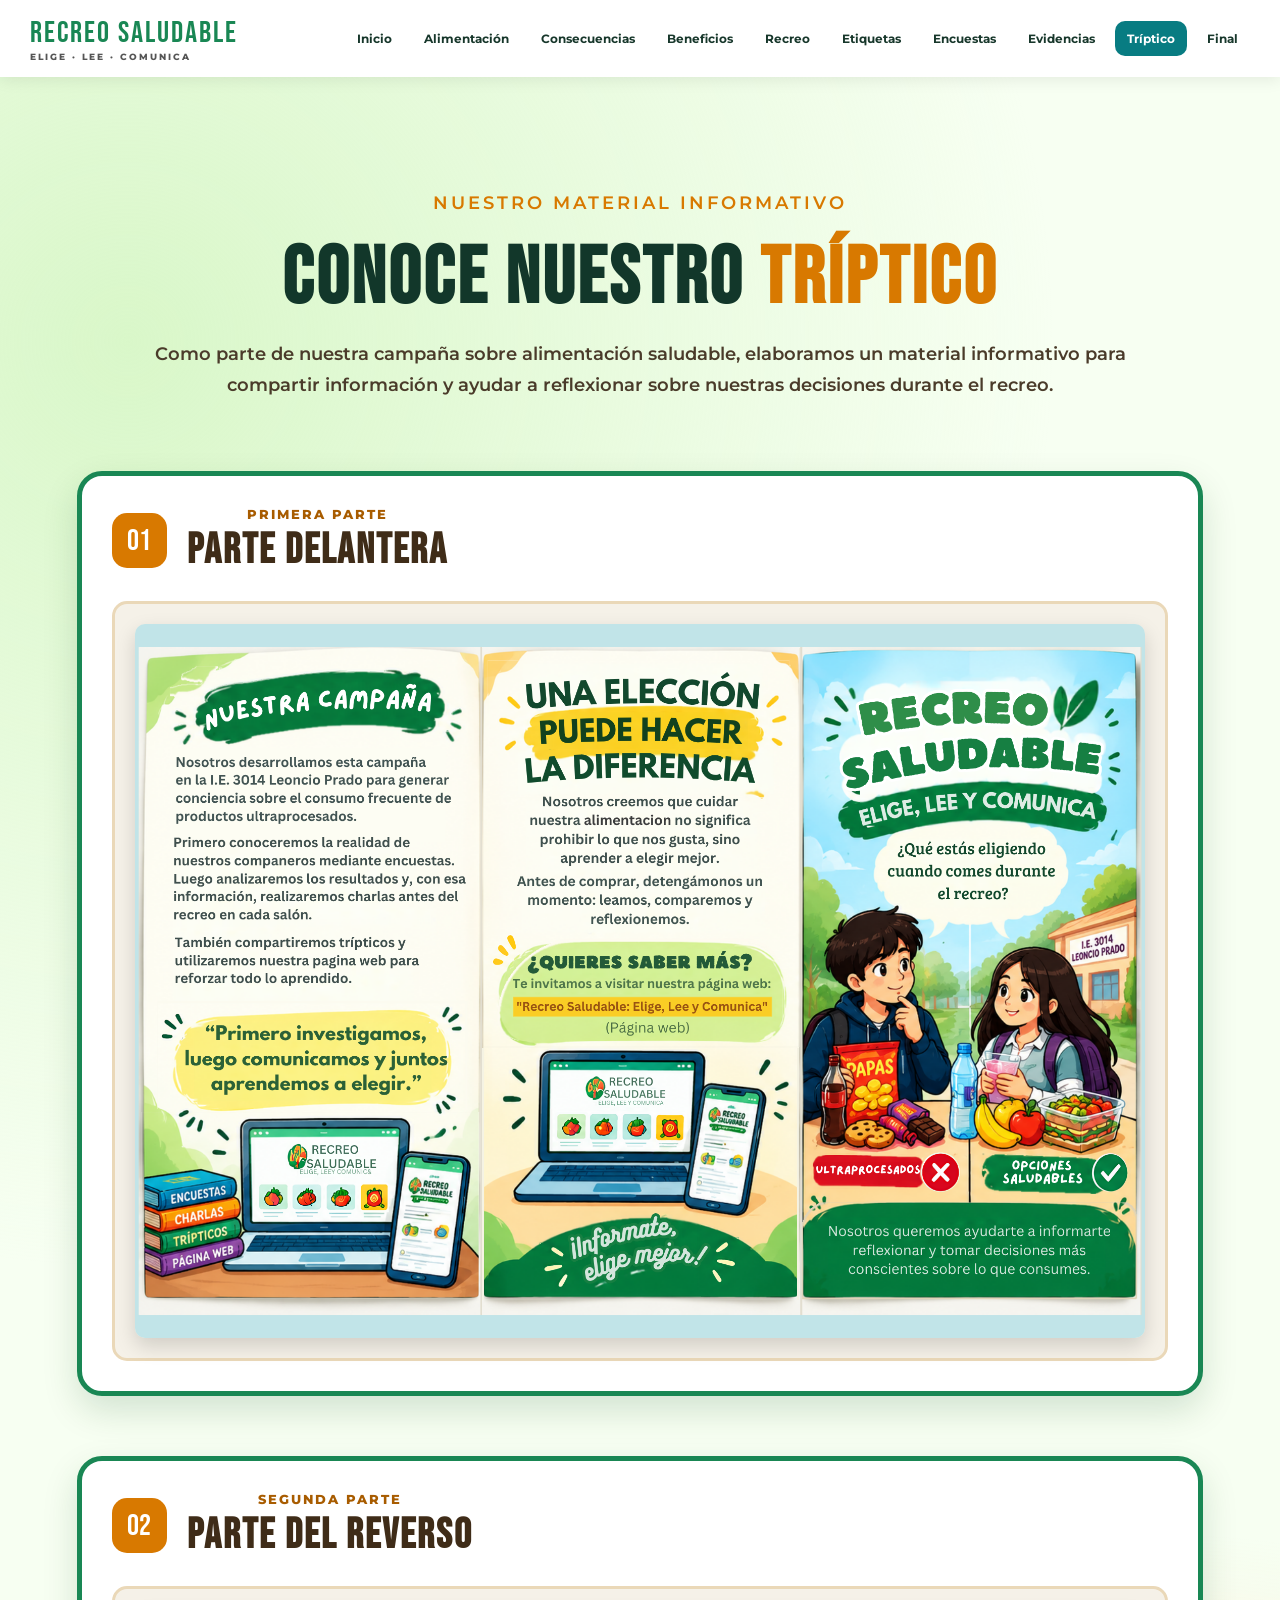
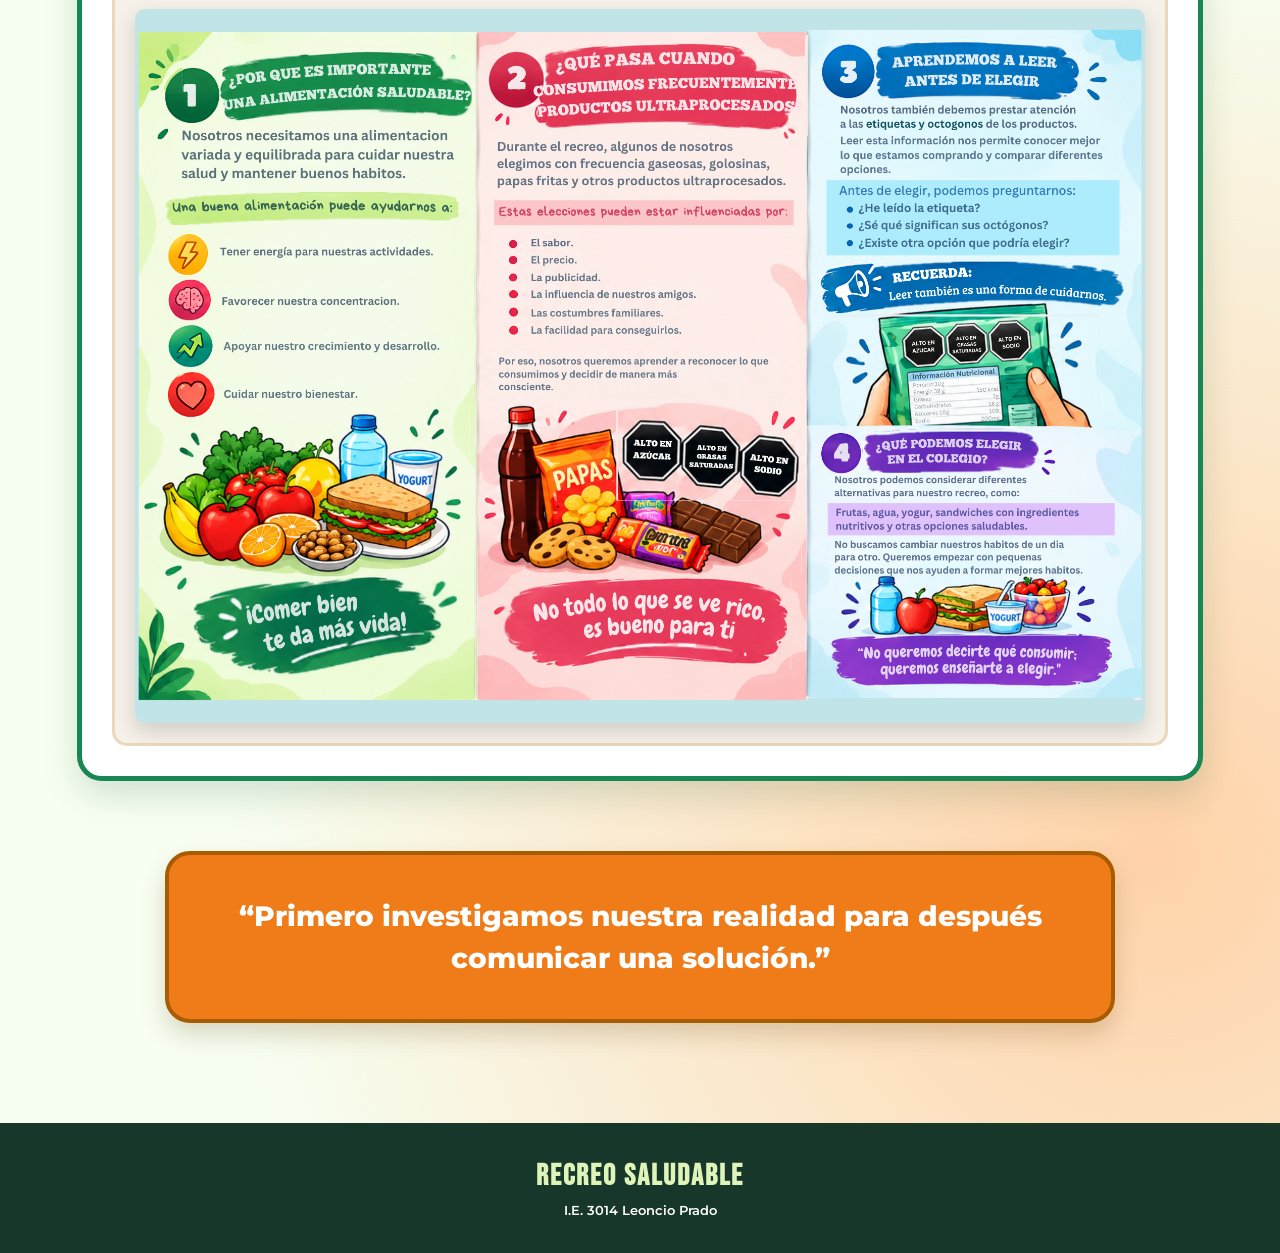
<file: triptico.html>
<!DOCTYPE html>
<html lang="es">

<head>

    <meta charset="UTF-8">
    <meta name="viewport" content="width=device-width, initial-scale=1.0">

    <title>Tríptico - Recreo Saludable</title>

    <!-- FUENTES -->
    <link rel="preconnect" href="https://fonts.googleapis.com">
    <link rel="preconnect" href="https://fonts.gstatic.com" crossorigin>

    <link href="https://fonts.googleapis.com/css2?family=Bebas+Neue&family=Montserrat:wght@400;500;600;700;800&display=swap" rel="stylesheet">

    <!-- CSS -->
    <link rel="stylesheet" href="estilo.css">

</head>

<body>

<header>

    <div class="logo">
        RECREO SALUDABLE
        <span>ELIGE · LEE · COMUNICA</span>
    </div>

    <nav>

        <a href="index.html">Inicio</a>
        <a href="alimentacion.html">Alimentación</a>
        <a href="consecuencias.html">Consecuencias</a>
        <a href="beneficios.html">Beneficios</a>
        <a href="colegio.html">Recreo</a>
        <a href="etiquetas.html">Etiquetas</a>
        <a href="encuestas.html">Encuestas</a>
        <a href="evidencias.html">Evidencias</a>
        <a class="activo" href="triptico.html">Tríptico</a>
        <a href="final.html">Final</a>

    </nav>

</header>


<main class="pagina-triptico">


    <!-- PRESENTACIÓN -->

    <section class="triptico-intro">

        <p class="triptico-etiqueta">
            NUESTRO MATERIAL INFORMATIVO
        </p>

        <h1>
            CONOCE NUESTRO
            <span>TRÍPTICO</span>
        </h1>

        <p>
            Como parte de nuestra campaña sobre alimentación saludable,
            elaboramos un material informativo para compartir
            información y ayudar a reflexionar sobre nuestras
            decisiones durante el recreo.
        </p>

    </section>


    <!-- PARTE DELANTERA -->

    <section class="hoja-triptico">

        <div class="titulo-hoja">

            <span>01</span>

            <div>
                <p>PRIMERA PARTE</p>
                <h2>PARTE DELANTERA</h2>
            </div>

        </div>


        <div class="foto-hoja">

            <img
                src="imagenes/triptico-delantera.png"
                alt="Parte delantera del tríptico"
            >

        </div>

    </section>


    <!-- PARTE DEL REVERSO -->

    <section class="hoja-triptico">

        <div class="titulo-hoja">

            <span>02</span>

            <div>
                <p>SEGUNDA PARTE</p>
                <h2>PARTE DEL REVERSO</h2>
            </div>

        </div>


        <div class="foto-hoja">

            <img
                src="imagenes/triptico-reverso.png"
                alt="Parte del reverso del tríptico"
            >

        </div>

    </section>


    <!-- FRASE FINAL -->

    <section class="frase-triptico">

        <p>
            “Primero investigamos nuestra realidad para después comunicar una solución.”
        </p>

    </section>


</main>


<footer>

    <h3>RECREO SALUDABLE</h3>

    <p>
        I.E. 3014 Leoncio Prado
    </p>

</footer>

</body>

</html>
</file>
<file: estilo.css>
/* =========================================
   CONFIGURACIÓN GENERAL
========================================= */

* {
    margin: 0;
    padding: 0;
    box-sizing: border-box;
}

body {
    font-family: Arial, sans-serif;
    background: #f5fff0;
    color: #17372b;
}


/* =========================================================
   MENÚ
========================================================= */

header {
    background: white;

    padding: 15px 28px;

    display: flex;
    align-items: center;
    justify-content: space-between;

    position: sticky;
    top: 0;
    z-index: 1000;

    box-shadow: 0 3px 15px rgba(0, 0, 0, 0.08);

    gap: 20px;
}


/* LOGO */

.logo {
    font-family: 'Bebas Neue', sans-serif;

    font-size: 30px;

    letter-spacing: 2px;

    color: #198754;

    display: flex;
    flex-direction: column;

    flex-shrink: 0;

    white-space: nowrap;
}

.logo span {
    font-family: 'Montserrat', sans-serif;

    font-size: 9px;

    font-weight: 800;

    letter-spacing: 2px;

    color: #555;

    white-space: nowrap;
}


/* NAVEGACIÓN */

nav {
    display: flex;

    align-items: center;

    justify-content: flex-end;

    gap: 3px;

    flex-wrap: nowrap;

    white-space: nowrap;

    flex-shrink: 0;
}

nav a {
    text-decoration: none;

    color: #17372b;

    font-family: 'Montserrat', sans-serif;

    font-size: 11px;

    font-weight: 700;

    padding: 9px 10px;

    border-radius: 10px;

    transition: 0.3s;

    white-space: nowrap;
}

nav a:hover {
    background: #dff8f8;

    color: #087c82;
}

nav a.activo {
    background: #087c82;

    color: white;
}


/* =========================================
   INICIO
========================================= */

.inicio {
    min-height: 80vh;
    display: flex;
    justify-content: center;
    align-items: center;
    text-align: center;
    padding: 50px 20px;

    background:
        radial-gradient(
            circle at 20% 20%,
            #dff4b8,
            transparent 30%
        ),
        radial-gradient(
            circle at 80% 80%,
            #ffd9ad,
            transparent 30%
        );
}

.contenido-inicio {
    max-width: 800px;
}

.etiqueta {
    display: inline-block;
    background: #dff4b8;
    padding: 8px 16px;
    border-radius: 30px;
    font-weight: bold;
}

h1 {
    margin-top: 20px;
    font-size: 70px;
    line-height: 0.95;
    color: #12372a;
}

h1 span {
    color: #198754;
}

.contenido-inicio h2 {
    margin-top: 20px;
    font-size: 25px;
}

.descripcion {
    max-width: 600px;
    margin: 15px auto 30px;
    font-size: 18px;
    line-height: 1.6;
}

.boton {
    display: inline-block;
    background: #198754;
    color: white;
    text-decoration: none;
    padding: 15px 28px;
    border-radius: 10px;
    font-weight: bold;
}

.boton:hover {
    background: #126b42;
}


/* =========================================
   FOOTER
========================================= */

footer {
    background: #12372a;
    color: white;
    text-align: center;
    padding: 35px;
}

footer h3 {
    color: #dff4b8;
}

footer p {
    margin-top: 8px;
}


/* =========================================
   INICIO - IMAGEN Y FUENTES
========================================= */

.imagen-inicio {
    width: 400px;
    height: 400px;
    object-fit: contain;
    border-radius: 25px;
}

.inicio {
    flex-direction: row;
}

.etiqueta {
    font-family: 'Montserrat', sans-serif;
    font-weight: 700;
    letter-spacing: 2px;
}

.contenido-inicio h1 {
    font-family: 'Bebas Neue', sans-serif;
    font-size: 85px;
    letter-spacing: 3px;
    line-height: 0.9;
}

.contenido-inicio h2 {
    font-family: 'Montserrat', sans-serif;
    font-weight: 800;
    letter-spacing: 3px;
}

.contenido-inicio > p:not(.etiqueta):not(.descripcion) {
    font-family: 'Pacifico', cursive;
    font-size: 25px;
}

.descripcion {
    font-family: 'Montserrat', sans-serif;
    font-weight: 400;
}

.boton {
    font-family: 'Montserrat', sans-serif;
    font-weight: 800;
    letter-spacing: 1px;
}


/* =========================================
   PÁGINAS INTERNAS
========================================= */

.pagina {
    min-height: 80vh;
    padding: 70px 8%;

    background:
        radial-gradient(
            circle at 10% 20%,
            #e5f7c9,
            transparent 25%
        ),
        radial-gradient(
            circle at 90% 80%,
            #ffe2bd,
            transparent 25%
        );
}

.encabezado-pagina {
    max-width: 900px;
    margin: 0 auto 50px;
    text-align: center;
}

.encabezado-pagina h1 {
    font-size: 50px;
    margin: 20px 0;
}

.encabezado-pagina h1 span {
    color: #198754;
}

.encabezado-pagina p:not(.etiqueta) {
    font-size: 18px;
    line-height: 1.6;
}

.tarjetas {
    max-width: 1100px;
    margin: auto;

    display: grid;
    grid-template-columns: repeat(3, 1fr);
    gap: 25px;
}

.tarjeta {
    background: white;
    padding: 30px;
    border-radius: 20px;

    box-shadow:
        0 8px 25px rgba(0, 0, 0, 0.08);

    transition: transform 0.3s;
}

.tarjeta:hover {
    transform: translateY(-7px);
}

.icono {
    font-size: 40px;
    margin-bottom: 15px;
}

.tarjeta h2 {
    color: #198754;
    margin-bottom: 12px;
}

.tarjeta p {
    line-height: 1.6;
    color: #40584d;
}

.frase {
    max-width: 900px;
    margin: 60px auto 0;

    background: #12372a;
    color: white;

    padding: 30px;
    border-radius: 20px;

    text-align: center;
    font-size: 22px;
    font-weight: bold;
}


/* =========================================
   ALIMENTACIÓN
========================================= */

.alimentacion {
    background:
        radial-gradient(
            circle at 10% 10%,
            #c8f7a6,
            transparent 28%
        ),
        radial-gradient(
            circle at 90% 80%,
            #a8e890,
            transparent 25%
        ),
        #e8fbdc;

    padding: 80px 6%;
}

.alimentacion-intro {
    max-width: 950px;
    margin: 0 auto 65px;
    text-align: center;
}

.alimentacion-intro h1 {
    font-family: 'Bebas Neue', sans-serif;
    font-size: 65px;
    font-weight: 900;
    letter-spacing: 3px;
    line-height: 1;
    margin: 20px 0;
}

.alimentacion-intro h1 span {
    color: #126b3f;
}

.alimentacion-intro p:not(.etiqueta) {
    font-family: 'Montserrat', sans-serif;
    font-size: 18px;
    font-weight: 600;
    line-height: 1.7;
    color: #263d31;
}

.bloque-alimentacion {
    max-width: 1250px;
    margin: 0 auto 45px;

    background: #ffffff;
    border: 4px solid #198754;
    border-radius: 25px;

    padding: 25px;

    display: flex;
    align-items: center;
    gap: 45px;

    box-shadow:
        0 12px 25px rgba(0, 70, 35, 0.15);

    transition:
        transform 0.3s ease,
        box-shadow 0.3s ease;
}

.bloque-alimentacion:hover {
    transform: translateY(-6px);

    box-shadow:
        0 18px 35px rgba(0, 70, 35, 0.22);
}

.imagen-bloque {
    width: 42%;
    min-width: 300px;
}

.imagen-bloque img {
    width: 100%;
    height: 330px;
    object-fit: cover;
    border-radius: 18px;
    display: block;
}

.texto-bloque {
    flex: 1;
    padding: 15px 20px;
}

.texto-bloque h2 {
    font-family: 'Montserrat', sans-serif;
    font-size: 32px;
    font-weight: 800;
    color: #126b3f;
    margin-bottom: 18px;
}

.texto-bloque p {
    font-family: 'Montserrat', sans-serif;
    font-size: 17px;
    font-weight: 600;
    line-height: 1.75;
    color: #30483b;
    margin-bottom: 14px;
}

.frase-alimentacion {
    max-width: 950px;
    margin: 70px auto 10px;

    padding: 40px;

    background: #126b3f;
    color: white;

    border: 4px solid #0d4f2e;
    border-radius: 25px;

    text-align: center;

    box-shadow:
        0 10px 25px rgba(0, 70, 35, 0.2);
}

.frase-alimentacion p {
    font-family: 'Montserrat', sans-serif;
    font-size: 23px;
    font-weight: 800;
    line-height: 1.5;
}


/* =========================================
   CONSECUENCIAS
========================================= */

.consecuencias {
    background:
        radial-gradient(
            circle at 10% 10%,
            #ffd1d1,
            transparent 30%
        ),
        radial-gradient(
            circle at 90% 80%,
            #ffb8b8,
            transparent 28%
        ),
        #ffe8e8;

    padding: 80px 6%;
}

.consecuencias-intro {
    max-width: 950px;
    margin: 0 auto 65px;
    text-align: center;
}

.consecuencias-intro h1 {
    font-family: 'Bebas Neue', sans-serif;
    font-size: 65px;
    font-weight: 900;
    letter-spacing: 3px;
    line-height: 1;
    margin: 20px 0;
}

.consecuencias-intro h1 span {
    color: #d63333;
}

.consecuencias-intro p:not(.etiqueta) {
    font-family: 'Montserrat', sans-serif;
    font-size: 18px;
    font-weight: 600;
    line-height: 1.7;
    color: #4a3030;
}

.bloque-consecuencia {
    max-width: 1250px;
    margin: 0 auto 45px;

    background: white;
    border: 4px solid #d63333;
    border-radius: 25px;

    padding: 25px;

    display: flex;
    align-items: center;
    gap: 45px;

    box-shadow:
        0 12px 25px rgba(120, 30, 30, 0.15);

    transition:
        transform 0.3s ease,
        box-shadow 0.3s ease;
}

.bloque-consecuencia:hover {
    transform: translateY(-6px);

    box-shadow:
        0 18px 35px rgba(120, 30, 30, 0.22);
}

.imagen-consecuencia {
    width: 42%;
    min-width: 300px;
}

.imagen-consecuencia img {
    width: 100%;
    height: 270px;
    object-fit: cover;
    border-radius: 18px;
    display: block;
}

.texto-consecuencia {
    flex: 1;
    padding: 15px 20px;
}

.texto-consecuencia h2 {
    font-family: 'Montserrat', sans-serif;
    font-size: 32px;
    font-weight: 800;
    color: #c92f2f;
    margin-bottom: 18px;
}

.texto-consecuencia p {
    font-family: 'Montserrat', sans-serif;
    font-size: 17px;
    font-weight: 600;
    line-height: 1.75;
    color: #4a3838;
    margin-bottom: 14px;
}

.frase-consecuencias {
    max-width: 950px;
    margin: 70px auto 10px;

    padding: 40px;

    background: #a92828;
    color: white;

    border: 4px solid #7e1f1f;
    border-radius: 25px;

    text-align: center;

    box-shadow:
        0 10px 25px rgba(120, 30, 30, 0.2);
}

.frase-consecuencias p {
    font-family: 'Montserrat', sans-serif;
    font-size: 23px;
    font-weight: 800;
    line-height: 1.5;
}


/* =========================================
   BENEFICIOS
========================================= */

.beneficios {
    background:
        radial-gradient(
            circle at 10% 10%,
            #b8f1f2,
            transparent 30%
        ),
        radial-gradient(
            circle at 90% 80%,
            #8de1e5,
            transparent 28%
        ),
        #dff8f8;

    padding: 80px 6%;
}

.beneficios-intro {
    max-width: 950px;
    margin: 0 auto 65px;
    text-align: center;
}

.beneficios-intro h1 {
    font-family: 'Bebas Neue', sans-serif;
    font-size: 65px;
    font-weight: 900;
    letter-spacing: 3px;
    line-height: 1;
    margin: 20px 0;
}

.beneficios-intro h1 span {
    color: #078b91;
}

.beneficios-intro p:not(.etiqueta) {
    font-family: 'Montserrat', sans-serif;
    font-size: 18px;
    font-weight: 600;
    line-height: 1.7;
    color: #24494b;
}

.bloque-beneficio {
    max-width: 1250px;
    margin: 0 auto 45px;

    background: white;
    border: 4px solid #07949b;
    border-radius: 25px;

    padding: 25px;

    display: flex;
    align-items: center;
    gap: 45px;

    box-shadow:
        0 12px 25px rgba(0, 100, 105, 0.15);

    transition:
        transform 0.3s ease,
        box-shadow 0.3s ease;
}

.bloque-beneficio:hover {
    transform: translateY(-6px);

    box-shadow:
        0 18px 35px rgba(0, 100, 105, 0.22);
}

.imagen-beneficio {
    width: 42%;
    min-width: 300px;
}

.imagen-beneficio img {
    width: 100%;
    height: 270px;
    object-fit: cover;
    border-radius: 18px;
    display: block;
}

.texto-beneficio {
    flex: 1;
    padding: 15px 20px;
}

.texto-beneficio h2 {
    font-family: 'Montserrat', sans-serif;
    font-size: 32px;
    font-weight: 800;
    color: #07858b;
    margin-bottom: 18px;
}

.texto-beneficio p {
    font-family: 'Montserrat', sans-serif;
    font-size: 17px;
    font-weight: 600;
    line-height: 1.75;
    color: #304b4d;
    margin-bottom: 14px;
}

.frase-beneficios {
    max-width: 950px;
    margin: 70px auto 10px;

    padding: 40px;

    background: #087c82;
    color: white;

    border: 4px solid #055b60;
    border-radius: 25px;

    text-align: center;

    box-shadow:
        0 10px 25px rgba(0, 100, 105, 0.2);
}

.frase-beneficios p {
    font-family: 'Montserrat', sans-serif;
    font-size: 23px;
    font-weight: 800;
    line-height: 1.5;
}


/* =========================================================
   PÁGINA RECREO
========================================================= */

.recreo {
    background:
        radial-gradient(circle at 10% 10%, #ffe4a8, transparent 30%),
        radial-gradient(circle at 90% 80%, #ffd28a, transparent 30%),
        #fff5df;
    padding-bottom: 80px;
}


/* =========================================================
   HERO
========================================================= */

.recreo-hero {
    min-height: 75vh;
    padding: 100px 8%;
    display: flex;
    flex-direction: column;
    justify-content: center;
    align-items: center;
    text-align: center;
}

.recreo-hero .etiqueta {
    font-family: 'Montserrat', sans-serif;
    font-size: 14px;
    font-weight: 800;
    letter-spacing: 3px;
    color: #d87900;
    margin-bottom: 20px;
}

.recreo-hero h1 {
    font-family: 'Bebas Neue', sans-serif;
    font-size: 85px;
    font-weight: 900;
    letter-spacing: 4px;
    line-height: 0.95;
    color: #24352c;
    margin-bottom: 25px;
}

.recreo-hero h1 span {
    display: block;
    color: #d87900;
}

.recreo-hero > p:not(.etiqueta) {
    max-width: 750px;
    font-family: 'Montserrat', sans-serif;
    font-size: 18px;
    font-weight: 600;
    line-height: 1.7;
    color: #4d4030;
    margin-bottom: 35px;
}

.boton-recreo {
    display: inline-block;
    padding: 16px 30px;
    background: #d87900;
    color: white;
    border: 3px solid #a85c00;
    border-radius: 12px;
    text-decoration: none;
    font-family: 'Montserrat', sans-serif;
    font-size: 14px;
    font-weight: 800;
    letter-spacing: 1px;
    transition: 0.3s ease;
}

.boton-recreo:hover {
    background: #b96500;
    transform: translateY(-4px);
    box-shadow: 0 10px 20px rgba(100, 60, 0, 0.2);
}


/* =========================================================
   TÍTULOS DE SECCIÓN
========================================================= */

.titulo-seccion {
    max-width: 900px;
    margin: 0 auto 50px;
    text-align: center;
}

.titulo-seccion .etiqueta {
    font-family: 'Montserrat', sans-serif;
    font-size: 13px;
    font-weight: 800;
    letter-spacing: 3px;
    color: #d87900;
    margin-bottom: 15px;
}

.titulo-seccion h2 {
    font-family: 'Bebas Neue', sans-serif;
    font-size: 58px;
    font-weight: 900;
    letter-spacing: 3px;
    line-height: 1;
    color: #26372e;
    margin-bottom: 20px;
}

.titulo-seccion h2 span {
    color: #d87900;
}

.titulo-seccion > p:not(.etiqueta) {
    font-family: 'Montserrat', sans-serif;
    font-size: 17px;
    font-weight: 600;
    line-height: 1.7;
    color: #4d4030;
}


/* =========================================================
   VIDEO
========================================================= */

.video-seccion {
    max-width: 1250px;
    margin: 0 auto;
    padding: 80px 6%;
}

.video-contenedor {
    width: 100%;
    max-width: 1100px;
    margin: 0 auto;
    padding: 15px;
    background: white;
    border: 4px solid #d87900;
    border-radius: 25px;
    box-shadow: 0 15px 35px rgba(100, 60, 0, 0.18);
}

.video-contenedor video {
    width: 100%;
    max-height: 600px;
    display: block;
    border-radius: 15px;
}


/* =========================================================
   OPCIONES
========================================================= */

.opciones {
    padding: 80px 6%;
    max-width: 1400px;
    margin: 0 auto;
}

.tarjetas-opciones {
    display: grid;
    grid-template-columns: repeat(4, 1fr);
    gap: 25px;
}

.tarjeta-opcion {
    background: white;
    border: 4px solid #d87900;
    border-radius: 22px;
    overflow: hidden;
    box-shadow: 0 12px 28px rgba(100, 60, 0, 0.15);
    transition: 0.3s ease;
}

.tarjeta-opcion:hover {
    transform: translateY(-8px);
    box-shadow: 0 20px 35px rgba(100, 60, 0, 0.22);
}

.tarjeta-opcion > img {
    width: 100%;
    height: 220px;
    object-fit: cover;
    display: block;
}

.tarjeta-contenido {
    padding: 25px;
    text-align: center;
}

.tarjeta-contenido h3 {
    font-family: 'Montserrat', sans-serif;
    font-size: 25px;
    font-weight: 800;
    color: #d87900;
    margin-bottom: 15px;
}

.tarjeta-contenido p {
    font-family: 'Montserrat', sans-serif;
    font-size: 14px;
    font-weight: 600;
    line-height: 1.6;
    color: #4d4030;
    min-height: 70px;
    margin-bottom: 20px;
}

.tarjeta-contenido button {
    padding: 12px 22px;
    background: #d87900;
    color: white;
    border: 2px solid #a85c00;
    border-radius: 10px;
    font-family: 'Montserrat', sans-serif;
    font-size: 12px;
    font-weight: 800;
    letter-spacing: 1px;
    cursor: pointer;
    transition: 0.3s ease;
}

.tarjeta-contenido button:hover {
    background: #a85c00;
    transform: scale(1.05);
}


/* =========================================================
   COMPARACIÓN INTERACTIVA
========================================================= */

.info-interactiva {
    padding: 80px 6%;
}

.info-caja {
    max-width: 1150px;
    margin: 0 auto;
    padding: 55px 45px;
    background: #fffaf0;
    border: 4px solid #d87900;
    border-radius: 30px;
    box-shadow: 0 15px 35px rgba(100, 60, 0, 0.15);
    text-align: center;
}

.info-caja > .etiqueta {
    font-family: 'Montserrat', sans-serif;
    font-size: 13px;
    font-weight: 800;
    letter-spacing: 3px;
    color: #d87900;
    margin-bottom: 15px;
}

.info-caja > h2 {
    font-family: 'Bebas Neue', sans-serif;
    font-size: 55px;
    font-weight: 900;
    letter-spacing: 3px;
    color: #26372e;
    margin-bottom: 15px;
}

.info-caja > p:not(.etiqueta) {
    font-family: 'Montserrat', sans-serif;
    font-size: 16px;
    font-weight: 600;
    color: #4d4030;
    line-height: 1.6;
}


/* =========================================================
   OPCIONES A Y B
========================================================= */

.comparacion-interactiva {
    display: grid;
    grid-template-columns: 1fr 1fr;
    gap: 45px;
    max-width: 950px;
    margin: 40px auto 0;
}

.opcion-interactiva {
    background: white;
    border: 4px solid #d87900;
    border-radius: 25px;
    overflow: hidden;
    box-shadow: 0 12px 30px rgba(100, 60, 0, 0.15);
    transition: 0.3s ease;
}

.opcion-interactiva:hover {
    transform: translateY(-6px);
    box-shadow: 0 18px 35px rgba(100, 60, 0, 0.22);
}

.opcion-interactiva h3 {
    font-family: 'Montserrat', sans-serif;
    font-size: 20px;
    font-weight: 800;
    color: #d87900;
    letter-spacing: 1px;
    padding: 20px 15px 10px;
    margin: 0;
}

.imagen-interactiva {
    width: 100%;
    height: 330px;
    object-fit: cover;
    display: block;
    cursor: pointer;
    transition: 0.3s ease;
}

.imagen-interactiva:hover {
    transform: scale(1.03);
    filter: brightness(0.9);
}

.mensaje-clic {
    font-family: 'Montserrat', sans-serif;
    font-size: 12px;
    font-weight: 700;
    color: #806646;
    padding: 12px 15px 20px;
    margin: 0;
}


/* =========================================================
   TEXTO INTERACTIVO
========================================================= */

.texto-interactivo {
    max-height: 0;
    overflow: hidden;
    opacity: 0;
    padding: 0 25px;

    transition:
        max-height 0.5s ease,
        opacity 0.4s ease,
        padding 0.4s ease;
}

.texto-interactivo.mostrar {
    max-height: 400px;
    opacity: 1;
    padding: 25px;
    border-top: 3px solid #f0b35a;
}

.texto-interactivo h4 {
    font-family: 'Montserrat', sans-serif;
    font-size: 21px;
    font-weight: 800;
    color: #d87900;
    margin-bottom: 12px;
}

.texto-interactivo p {
    font-family: 'Montserrat', sans-serif;
    font-size: 15px;
    font-weight: 600;
    line-height: 1.7;
    color: #4d3d28;
    margin: 0;
}


/* =========================================================
   FRASE FINAL
========================================================= */

.frase-recreo {
    max-width: 950px;
    margin: 70px auto 10px;
    padding: 40px;

    background: #d87900;
    color: white;

    border: 4px solid #a85c00;
    border-radius: 25px;

    text-align: center;

    box-shadow: 0 10px 25px rgba(100, 60, 0, 0.2);
}

.frase-recreo p {
    font-family: 'Montserrat', sans-serif;

    /* TAMAÑO DE LA FRASE */
    font-size: 32px;

    font-weight: 800;
    line-height: 1.4;

    margin: 0;
}


/* =========================================================
   ADAPTACIÓN PARA TABLET
========================================================= */

@media(max-width: 1000px) {

    .tarjetas-opciones {
        grid-template-columns: repeat(2, 1fr);
    }

}


/* =========================================================
   ADAPTACIÓN PARA CELULAR
========================================================= */

@media(max-width: 700px) {

    .recreo-hero {
        min-height: 65vh;
        padding: 80px 25px;
    }

    .recreo-hero h1 {
        font-size: 58px;
    }

    .recreo-hero > p:not(.etiqueta) {
        font-size: 16px;
    }


    .titulo-seccion h2 {
        font-size: 45px;
    }


    .video-seccion,
    .opciones,
    .info-interactiva {
        padding: 60px 20px;
    }


    .tarjetas-opciones {
        grid-template-columns: 1fr;
        gap: 25px;
    }


    .tarjeta-opcion > img {
        height: 250px;
    }


    .info-caja {
        padding: 40px 20px;
    }


    .info-caja > h2 {
        font-size: 45px;
    }


    .comparacion-interactiva {
        grid-template-columns: 1fr;
        gap: 30px;
    }


    .imagen-interactiva {
        height: 300px;
    }


    .frase-recreo {
        margin: 50px 20px 10px;
        padding: 30px 20px;
    }


    .frase-recreo p {
        font-size: 22px;
    }

}/* =========================================================
   PÁGINA ETIQUETAS
========================================================= */

.etiquetas {
    background:
        radial-gradient(circle at 10% 10%, #d9f0ff, transparent 30%),
        radial-gradient(circle at 90% 85%, #b9e4ff, transparent 30%),
        #eef9ff;
    padding-bottom: 80px;
}


/* =========================================================
   HERO
========================================================= */

.etiquetas-hero {
    min-height: 75vh;
    padding: 100px 8%;

    display: flex;
    flex-direction: column;
    justify-content: center;
    align-items: center;

    text-align: center;
}

.etiquetas-etiqueta {
    font-family: 'Montserrat', sans-serif;
    font-size: 14px;
    font-weight: 800;
    letter-spacing: 3px;
    color: #087ca1;
    margin-bottom: 20px;
}

.etiquetas-hero h1 {
    font-family: 'Bebas Neue', sans-serif;
    font-size: 90px;
    font-weight: 900;
    letter-spacing: 4px;
    line-height: 0.9;
    color: #203842;
    margin-bottom: 25px;
}

.etiquetas-hero h1 span {
    display: block;
    color: #087ca1;
}

.etiquetas-hero > p:not(.etiquetas-etiqueta) {
    max-width: 750px;

    font-family: 'Montserrat', sans-serif;
    font-size: 18px;
    font-weight: 600;
    line-height: 1.7;

    color: #3b5159;

    margin-bottom: 35px;
}

.boton-etiquetas {
    display: inline-block;

    padding: 16px 32px;

    background: #087ca1;
    color: white;

    border: 3px solid #075d78;
    border-radius: 12px;

    text-decoration: none;

    font-family: 'Montserrat', sans-serif;
    font-size: 14px;
    font-weight: 800;
    letter-spacing: 1px;

    transition: 0.3s ease;
}

.boton-etiquetas:hover {
    background: #075d78;

    transform: translateY(-4px);

    box-shadow:
        0 10px 20px rgba(0, 90, 120, 0.20);
}


/* =========================================================
   TÍTULOS
========================================================= */

.titulo-etiquetas {
    max-width: 900px;

    margin: 0 auto 55px;

    text-align: center;
}

.titulo-etiquetas .etiquetas-etiqueta {
    margin-bottom: 15px;
}

.titulo-etiquetas h2 {
    font-family: 'Bebas Neue', sans-serif;

    font-size: 60px;
    font-weight: 900;

    letter-spacing: 3px;
    line-height: 1;

    color: #203842;

    margin-bottom: 20px;
}

.titulo-etiquetas h2 span {
    color: #087ca1;
}

.titulo-etiquetas > p:not(.etiquetas-etiqueta) {
    font-family: 'Montserrat', sans-serif;

    font-size: 17px;
    font-weight: 600;

    line-height: 1.7;

    color: #3b5159;
}


/* =========================================================
   OCTÓGONOS
========================================================= */

.seccion-octogonos {
    max-width: 1350px;

    margin: 0 auto;

    padding: 80px 6%;
}

.octogonos-contenedor {
    display: grid;

    grid-template-columns:
        repeat(4, 1fr);

    gap: 25px;
}


/* =========================================================
   TARJETAS DE OCTÓGONOS
========================================================= */

.octogono-card {
    background: white;

    border: 4px solid #087ca1;

    border-radius: 25px;

    padding: 25px 20px;

    text-align: center;

    box-shadow:
        0 12px 28px rgba(0, 90, 120, 0.15);

    cursor: pointer;

    transition: 0.3s ease;
}

.octogono-card:hover {
    transform: translateY(-7px);

    box-shadow:
        0 20px 35px rgba(0, 90, 120, 0.22);
}


/* =========================================================
   OCTÓGONO VISUAL
========================================================= */

.octogono-icono {
    width: 170px;
    height: 170px;

    margin: 0 auto 20px;

    display: flex;
    flex-direction: column;
    justify-content: center;
    align-items: center;

    background: #111;

    color: white;

    border: 8px solid white;

    outline: 5px solid #111;

    clip-path: polygon(
        25% 6%,
        75% 6%,
        94% 25%,
        94% 75%,
        75% 94%,
        25% 94%,
        6% 75%,
        6% 25%
    );

    font-family: 'Montserrat', sans-serif;

    font-size: 17px;
    font-weight: 800;

    line-height: 1.1;
}

.octogono-icono strong {
    font-size: 22px;
    margin-top: 8px;
}


/* =========================================================
   TEXTO OCTÓGONOS
========================================================= */

.octogono-card h3 {
    font-family: 'Montserrat', sans-serif;

    font-size: 20px;
    font-weight: 800;

    color: #087ca1;

    margin-bottom: 10px;
}

.octogono-card > p {
    font-family: 'Montserrat', sans-serif;

    font-size: 12px;
    font-weight: 700;

    color: #6b7e85;

    margin-bottom: 0;
}


/* =========================================================
   INFORMACIÓN OCULTA
========================================================= */

.octogono-info {
    max-height: 0;

    overflow: hidden;

    opacity: 0;

    padding: 0;

    transition:
        max-height 0.4s ease,
        opacity 0.3s ease,
        padding 0.3s ease;
}

.octogono-info.mostrar {
    max-height: 150px;

    opacity: 1;

    padding: 18px 5px 5px;

    border-top: 2px solid #b9dfea;

    margin-top: 15px;
}

.octogono-info p {
    font-family: 'Montserrat', sans-serif;

    font-size: 14px;
    font-weight: 600;

    line-height: 1.6;

    color: #40565d;

    margin: 0;
}


/* =========================================================
   LEER ETIQUETA
========================================================= */

.leer-etiqueta {
    max-width: 1350px;

    margin: 0 auto;

    padding: 80px 6%;
}

.etiqueta-interactiva {
    max-width: 1100px;

    margin: 0 auto;

    padding: 35px;

    background: white;

    border: 4px solid #087ca1;

    border-radius: 30px;

    box-shadow:
        0 15px 35px rgba(0, 90, 120, 0.15);

    display: grid;

    grid-template-columns:
        1fr 1fr;

    gap: 35px;

    align-items: center;
}


/* =========================================================
   IMAGEN DEL PRODUCTO
========================================================= */

.producto-imagen {
    width: 100%;

    display: flex;
    justify-content: center;
    align-items: center;
}

.producto-imagen img {
    width: 100%;
    max-width: 450px;

    height: 430px;

    object-fit: contain;

    border-radius: 20px;
}


/* =========================================================
   PUNTOS
========================================================= */

.puntos-informacion {
    display: grid;

    grid-template-columns:
        repeat(2, 1fr);

    gap: 18px;
}

.punto {
    width: 70px;
    height: 70px;

    margin: auto;

    border-radius: 50%;

    background: #087ca1;

    color: white;

    border: 4px solid #075d78;

    font-family: 'Montserrat', sans-serif;

    font-size: 25px;
    font-weight: 800;

    cursor: pointer;

    transition: 0.3s ease;
}

.punto:hover {
    transform: scale(1.1);

    background: #075d78;
}


/* =========================================================
   DATOS DE LA ETIQUETA
========================================================= */

.datos-etiqueta {
    grid-column: 1 / -1;

    min-height: 100px;

    margin-top: 10px;
}

.dato {
    display: none;

    padding: 25px;

    background: #e9f8fd;

    border-left: 5px solid #087ca1;

    border-radius: 15px;

    animation: aparecerDato 0.4s ease;
}

.dato.mostrar {
    display: block;
}

.dato h3 {
    font-family: 'Montserrat', sans-serif;

    font-size: 22px;
    font-weight: 800;

    color: #087ca1;

    margin-bottom: 10px;
}

.dato p {
    font-family: 'Montserrat', sans-serif;

    font-size: 15px;
    font-weight: 600;

    line-height: 1.7;

    color: #40565d;

    margin: 0;
}

@keyframes aparecerDato {

    from {
        opacity: 0;
        transform: translateY(10px);
    }

    to {
        opacity: 1;
        transform: translateY(0);
    }

}


/* =========================================================
   ¿QUÉ PRODUCTO ELEGIRÍAS?
========================================================= */

.elige-etiqueta {
    max-width: 1350px;

    margin: 0 auto;

    padding: 80px 6%;
}

.productos-comparacion {
    max-width: 950px;

    margin: 0 auto;

    display: grid;

    grid-template-columns:
        1fr 1fr;

    gap: 45px;
}


/* =========================================================
   PRODUCTOS
========================================================= */

.producto-card {
    background: white;

    border: 4px solid #087ca1;

    border-radius: 25px;

    padding: 25px;

    text-align: center;

    box-shadow:
        0 12px 30px rgba(0, 90, 120, 0.15);

    transition: 0.3s ease;
}

.producto-card:hover {
    transform: translateY(-6px);

    box-shadow:
        0 18px 35px rgba(0, 90, 120, 0.22);
}

.producto-card h3 {
    font-family: 'Montserrat', sans-serif;

    font-size: 22px;
    font-weight: 800;

    color: #087ca1;

    margin-bottom: 20px;
}

.producto-card img {
    width: 100%;

    height: 300px;

    object-fit: contain;

    border-radius: 15px;

    display: block;

    margin-bottom: 20px;
}


/* =========================================================
   BOTÓN PRODUCTO
========================================================= */

.producto-card button {
    padding: 14px 22px;

    background: #087ca1;

    color: white;

    border: 2px solid #075d78;

    border-radius: 10px;

    font-family: 'Montserrat', sans-serif;

    font-size: 12px;
    font-weight: 800;

    letter-spacing: 1px;

    cursor: pointer;

    transition: 0.3s ease;
}

.producto-card button:hover {
    background: #075d78;

    transform: scale(1.05);
}


/* =========================================================
   RESPUESTA DEL PRODUCTO
========================================================= */

.respuesta-producto {
    max-height: 0;

    overflow: hidden;

    opacity: 0;

    padding: 0;

    transition:
        max-height 0.5s ease,
        opacity 0.4s ease,
        padding 0.4s ease;
}

.respuesta-producto.mostrar {
    max-height: 250px;

    opacity: 1;

    padding: 22px 10px 5px;

    margin-top: 20px;

    border-top: 3px solid #b9dfea;
}

.respuesta-producto p {
    font-family: 'Montserrat', sans-serif;

    font-size: 15px;
    font-weight: 600;

    line-height: 1.7;

    color: #40565d;

    margin: 0;
}


/* =========================================================
   FRASE FINAL
========================================================= */

.frase-etiquetas {
    max-width: 950px;

    margin: 70px auto 10px;

    padding: 40px;

    background: #087ca1;

    color: white;

    border: 4px solid #075d78;

    border-radius: 25px;

    text-align: center;

    box-shadow:
        0 10px 25px rgba(0, 90, 120, 0.20);
}

.frase-etiquetas p {
    font-family: 'Montserrat', sans-serif;

    font-size: 32px;

    font-weight: 800;

    line-height: 1.4;

    margin: 0;
}


/* =========================================================
   TABLET
========================================================= */

@media(max-width: 1000px) {

    .octogonos-contenedor {
        grid-template-columns:
            repeat(2, 1fr);
    }

    .etiqueta-interactiva {
        grid-template-columns: 1fr;
    }

}


/* =========================================================
   CELULAR
========================================================= */

@media(max-width: 700px) {

    .etiquetas-hero {
        min-height: 65vh;

        padding: 80px 25px;
    }

    .etiquetas-hero h1 {
        font-size: 60px;
    }

    .etiquetas-hero > p:not(.etiquetas-etiqueta) {
        font-size: 16px;
    }


    .titulo-etiquetas h2 {
        font-size: 45px;
    }


    .seccion-octogonos,
    .leer-etiqueta,
    .elige-etiqueta {
        padding: 60px 20px;
    }


    .octogonos-contenedor {
        grid-template-columns: 1fr;

        gap: 25px;
    }


    .etiqueta-interactiva {
        padding: 25px 20px;
    }


    .producto-imagen img {
        height: 320px;
    }


    .puntos-informacion {
        gap: 12px;
    }


    .punto {
        width: 60px;
        height: 60px;

        font-size: 21px;
    }


    .productos-comparacion {
        grid-template-columns: 1fr;

        gap: 30px;
    }


    .producto-card img {
        height: 280px;
    }


    .frase-etiquetas {
        margin: 50px 20px 10px;

        padding: 30px 20px;
    }


    .frase-etiquetas p {
        font-size: 22px;
    }

}/* =========================================================
   TRÍPTICO
========================================================= */

.pagina-triptico {
    background:
        radial-gradient(circle at 10% 10%, #fff0b3, transparent 30%),
        radial-gradient(circle at 90% 80%, #ffd28a, transparent 30%),
        #fff8e5;

    padding: 90px 6%;
}


/* INTRO */

.triptico-intro {
    max-width: 950px;
    margin: 0 auto 80px;
    text-align: center;
}

.triptico-etiqueta {
    font-family: 'Montserrat', sans-serif;
    font-size: 14px;
    font-weight: 800;
    letter-spacing: 3px;
    color: #d87900;
}

.triptico-intro h1 {
    font-family: 'Bebas Neue', sans-serif;
    font-size: 70px;
    line-height: 1;
    letter-spacing: 3px;
    margin: 20px 0;
}

.triptico-intro h1 span {
    color: #d87900;
}

.triptico-intro > p:last-child {
    font-family: 'Montserrat', sans-serif;
    font-size: 18px;
    font-weight: 600;
    line-height: 1.7;
    color: #4a3b2a;
}


/* HOJAS */

.hoja-triptico {
    max-width: 1150px;
    margin: 0 auto 75px;

    background: white;

    border: 4px solid #d87900;
    border-radius: 25px;

    padding: 30px;

    box-shadow: 0 15px 35px rgba(100, 60, 0, 0.18);
}


/* TÍTULO DE CADA HOJA */

.titulo-hoja {
    display: flex;
    align-items: center;
    gap: 20px;

    margin-bottom: 30px;
}

.titulo-hoja > span {
    width: 55px;
    height: 55px;

    display: flex;
    align-items: center;
    justify-content: center;

    background: #d87900;
    color: white;

    border-radius: 15px;

    font-family: 'Bebas Neue', sans-serif;
    font-size: 30px;
}

.titulo-hoja p {
    margin: 0 0 3px;

    font-family: 'Montserrat', sans-serif;
    font-size: 13px;
    font-weight: 800;
    letter-spacing: 2px;
    color: #a85c00;
}

.titulo-hoja h2 {
    margin: 0;

    font-family: 'Bebas Neue', sans-serif;
    font-size: 42px;
    letter-spacing: 2px;
    color: #3f2c18;
}


/* FOTO */

.foto-hoja {
    width: 100%;

    background: #f5f1e8;

    border: 3px solid #ead8b8;
    border-radius: 18px;

    padding: 20px;

    display: flex;
    justify-content: center;
    align-items: center;
}

.foto-hoja img {
    display: block;

    max-width: 100%;
    width: auto;
    height: auto;

    max-height: 850px;

    object-fit: contain;

    border-radius: 10px;

    box-shadow: 0 8px 20px rgba(0, 0, 0, 0.15);
}


/* FRASE FINAL */

.frase-triptico {
    max-width: 950px;

    margin: 80px auto 10px;

    padding: 40px;

    background: #d87900;
    color: white;

    border: 4px solid #a85c00;
    border-radius: 25px;

    text-align: center;

    box-shadow: 0 12px 25px rgba(100, 60, 0, 0.2);
}

.frase-triptico p {
    margin: 0;

    font-family: 'Montserrat', sans-serif;
    font-size: 27px;
    font-weight: 800;
    line-height: 1.5;
}


/* MÓVIL */

@media(max-width: 700px) {

    .pagina-triptico {
        padding: 60px 20px;
    }

    .triptico-intro h1 {
        font-size: 48px;
    }

    .triptico-intro > p:last-child {
        font-size: 16px;
    }

    .hoja-triptico {
        padding: 20px;
        margin-bottom: 50px;
    }

    .titulo-hoja {
        gap: 12px;
    }

    .titulo-hoja > span {
        width: 45px;
        height: 45px;
        font-size: 24px;
    }

    .titulo-hoja h2 {
        font-size: 31px;
    }

    .foto-hoja {
        padding: 10px;
    }

    .frase-triptico {
        padding: 30px 20px;
    }

    .frase-triptico p {
        font-size: 21px;
    }

}/* =========================================================
   PÁGINA FINAL
========================================================= */

.pagina-final {
    background:
        radial-gradient(circle at 10% 10%, #c9f7d8, transparent 30%),
        radial-gradient(circle at 90% 80%, #ffd28a, transparent 30%),
        #f7fff8;

    padding: 90px 6%;
}


/* HERO */

.final-hero {
    max-width: 1050px;
    margin: 0 auto;
    text-align: center;
}

.final-etiqueta {
    font-family: 'Montserrat', sans-serif;
    font-size: 14px;
    font-weight: 800;
    letter-spacing: 4px;
    color: #d87900;
}

.final-hero h1 {
    font-family: 'Bebas Neue', sans-serif;
    font-size: 95px;
    line-height: 0.9;
    letter-spacing: 4px;
    margin: 25px 0;
    color: #17372b;
}

.final-hero h1 span {
    display: block;
    color: #d87900;
}

.final-intro {
    max-width: 800px;
    margin: 30px auto 0;

    font-family: 'Montserrat', sans-serif;
    font-size: 19px;
    font-weight: 600;
    line-height: 1.8;

    color: #30483b;
}


/* TRES IDEAS */

.tres-ideas {
    max-width: 1200px;
    margin: 90px auto;

    display: grid;
    grid-template-columns: repeat(3, 1fr);
    gap: 30px;
}

.idea {
    background: white;

    padding: 40px 30px;

    border-radius: 25px;

    border: 4px solid #198754;

    text-align: center;

    box-shadow: 0 12px 25px rgba(0, 70, 35, 0.12);

    transition: transform 0.3s ease;
}

.idea:hover {
    transform: translateY(-8px);
}

.idea > span {
    display: inline-flex;

    width: 55px;
    height: 55px;

    align-items: center;
    justify-content: center;

    background: #198754;
    color: white;

    border-radius: 50%;

    font-family: 'Bebas Neue', sans-serif;
    font-size: 25px;
}

.idea h2 {
    margin: 20px 0 12px;

    font-family: 'Bebas Neue', sans-serif;
    font-size: 42px;

    color: #126b3f;

    letter-spacing: 2px;
}

.idea p {
    font-family: 'Montserrat', sans-serif;
    font-size: 16px;
    font-weight: 600;
    line-height: 1.7;

    color: #30483b;
}


/* MENSAJE */

.mensaje-final {
    max-width: 1050px;

    margin: 0 auto 90px;

    padding: 70px 60px;

    background: #17372b;

    border-radius: 35px;

    color: white;

    text-align: center;

    box-shadow: 0 20px 40px rgba(0, 50, 30, 0.2);
}

.mensaje-final .final-etiqueta {
    color: #ffd166;
}

.mensaje-contenido h2 {
    margin: 25px auto;

    font-family: 'Bebas Neue', sans-serif;

    font-size: 60px;

    line-height: 1;

    letter-spacing: 2px;
}

.mensaje-contenido h2 span {
    color: #ffb52e;
}

.mensaje-contenido > p:last-child {
    max-width: 750px;

    margin: auto;

    font-family: 'Montserrat', sans-serif;

    font-size: 19px;

    font-weight: 600;

    line-height: 1.8;
}


/* GRAN CIERRE */

.gran-cierre {
    max-width: 1100px;

    margin: 0 auto;

    text-align: center;
}

.pequena-frase {
    font-family: 'Montserrat', sans-serif;

    font-size: 15px;

    font-weight: 800;

    letter-spacing: 5px;

    color: #198754;
}

.gran-cierre h2 {
    margin: 20px 0;

    font-family: 'Bebas Neue', sans-serif;

    font-size: 90px;

    line-height: 0.95;

    letter-spacing: 3px;

    color: #17372b;
}

.gran-cierre h2 span {
    color: #d87900;
}

.frase-bienestar {
    font-family: 'Montserrat', sans-serif;

    font-size: 25px;

    font-weight: 800;

    letter-spacing: 2px;

    color: #198754;
}


/* VOLVER */

.volver-inicio {
    text-align: center;

    margin-top: 80px;
}

.volver-inicio p {
    font-family: 'Montserrat', sans-serif;

    font-size: 16px;

    font-weight: 600;

    color: #52635a;

    margin-bottom: 20px;
}

.volver-inicio a {
    display: inline-block;

    padding: 16px 30px;

    background: #d87900;

    color: white;

    border: 3px solid #a85c00;

    border-radius: 50px;

    text-decoration: none;

    font-family: 'Montserrat', sans-serif;

    font-size: 15px;

    font-weight: 800;

    letter-spacing: 1px;

    transition: 0.3s;
}

.volver-inicio a:hover {
    transform: translateY(-4px);

    background: #198754;

    border-color: #126b3f;
}


/* MÓVIL */

@media(max-width: 800px) {

    .pagina-final {
        padding: 60px 20px;
    }

    .final-hero h1 {
        font-size: 65px;
    }

    .final-intro {
        font-size: 16px;
    }

    .tres-ideas {
        grid-template-columns: 1fr;

        margin: 60px auto;
    }

    .mensaje-final {
        padding: 50px 25px;
    }

    .mensaje-contenido h2 {
        font-size: 43px;
    }

    .mensaje-contenido > p:last-child {
        font-size: 16px;
    }

    .gran-cierre h2 {
        font-size: 62px;
    }

    .frase-bienestar {
        font-size: 19px;
    }

}/* =========================================================
   CONFIGURACIÓN GENERAL
========================================================= */

* {
    margin: 0;
    padding: 0;
    box-sizing: border-box;
}

html {
    scroll-behavior: smooth;
}

body {
    font-family: 'Montserrat', sans-serif;
    background: #f5fff0;
    color: #17372b;
}


/* =========================================================
   MENÚ
========================================================= */

header {
    background: white;
    padding: 15px 30px;

    display: flex;
    align-items: center;
    justify-content: space-between;

    position: sticky;
    top: 0;
    z-index: 1000;

    box-shadow: 0 3px 15px rgba(0, 0, 0, 0.08);
}

.logo {
    font-family: 'Bebas Neue', sans-serif;
    font-size: 30px;
    letter-spacing: 2px;
    color: #198754;

    display: flex;
    flex-direction: column;
}

.logo span {
    font-family: 'Montserrat', sans-serif;
    font-size: 9px;
    font-weight: 800;
    letter-spacing: 2px;
    color: #555;
}

nav {
    display: flex;
    align-items: center;
    gap: 8px;
    flex-wrap: wrap;
    justify-content: flex-end;
}

nav a {
    text-decoration: none;
    color: #17372b;

    font-family: 'Montserrat', sans-serif;
    font-size: 12px;
    font-weight: 700;

    padding: 10px 12px;

    border-radius: 10px;

    transition: 0.3s;
}

nav a:hover {
    background: #dff8f8;
    color: #087c82;
}

nav a.activo {
    background: #087c82;
    color: white;
}


/* =========================================================
   INICIO
========================================================= */

.inicio {
    min-height: 90vh;

    display: flex;
    align-items: center;
    justify-content: space-between;

    gap: 50px;

    padding: 70px 8%;

    background:
        radial-gradient(circle at 10% 20%, #b7ef9d, transparent 35%),
        radial-gradient(circle at 90% 80%, #ffd29b, transparent 35%),
        #f5fff0;
}

.contenido-inicio {
    flex: 1;
}

.imagen-inicio {
    width: 400px;
    height: 400px;

    object-fit: contain;

    border-radius: 25px;
}

.inicio h1 {
    font-family: 'Bebas Neue', sans-serif;
    font-size: 85px;
    line-height: 0.95;

    letter-spacing: 3px;

    color: #17372b;
}

.inicio h1 span {
    color: #198754;
}

.inicio p {
    margin-top: 25px;

    font-size: 19px;
    line-height: 1.7;
    font-weight: 600;

    max-width: 650px;
}


/* =========================================================
   ALIMENTACIÓN
========================================================= */

.pagina-alimentacion {
    background:
        radial-gradient(circle at 10% 20%, #c8f7a6, transparent 35%),
        radial-gradient(circle at 90% 80%, #a8e890, transparent 35%),
        #e8fbdc;

    padding: 90px 6%;
}

.titulo-pagina {
    text-align: center;

    font-family: 'Bebas Neue', sans-serif;
    font-size: 75px;

    letter-spacing: 3px;

    margin-bottom: 70px;
}

.bloque-alimentacion {
    max-width: 1250px;

    margin: 0 auto 45px;

    display: flex;
    align-items: center;

    gap: 45px;

    padding: 30px;

    background: white;

    border: 4px solid #198754;

    border-radius: 25px;

    box-shadow: 0 10px 25px rgba(0, 80, 30, 0.12);
}

.bloque-alimentacion img {
    width: 42%;
    height: 270px;

    object-fit: cover;

    border-radius: 18px;
}

.bloque-alimentacion div {
    flex: 1;
}

.bloque-alimentacion h2 {
    font-family: 'Bebas Neue', sans-serif;

    font-size: 45px;

    color: #126b3f;

    margin-bottom: 15px;
}

.bloque-alimentacion p {
    font-size: 17px;

    line-height: 1.8;

    font-weight: 600;
}

.frase-alimentacion {
    max-width: 950px;

    margin: 70px auto 10px;

    padding: 40px;

    background: #f07c19;

    color: white;

    border: 4px solid #c65f0b;

    border-radius: 25px;

    text-align: center;
}

.frase-alimentacion p {
    font-size: 32px;

    font-weight: 800;

    line-height: 1.5;
}


/* =========================================================
   CONSECUENCIAS
========================================================= */

.pagina-consecuencias {
    background:
        radial-gradient(circle at 10% 20%, #ffd2d2, transparent 35%),
        radial-gradient(circle at 90% 80%, #ffc0c0, transparent 35%),
        #ffe8e8;

    padding: 90px 6%;
}

.bloque-consecuencia {
    max-width: 1200px;

    margin: 0 auto 40px;

    padding: 35px;

    background: white;

    border: 4px solid #d63333;

    border-radius: 25px;
}

.bloque-consecuencia h2 {
    font-family: 'Bebas Neue', sans-serif;

    font-size: 48px;

    color: #a92828;

    margin-bottom: 15px;
}

.bloque-consecuencia p {
    font-size: 17px;

    line-height: 1.8;

    font-weight: 600;
}

.frase-consecuencias {
    max-width: 950px;

    margin: 70px auto 10px;

    padding: 40px;

    background: #a92828;

    color: white;

    border-radius: 25px;

    text-align: center;
}

.frase-consecuencias p {
    font-size: 30px;

    font-weight: 800;
}


/* =========================================================
   BENEFICIOS
========================================================= */

.pagina-beneficios {
    background:
        radial-gradient(circle at 10% 20%, #b8f3f3, transparent 35%),
        radial-gradient(circle at 90% 80%, #9fe6e8, transparent 35%),
        #dff8f8;

    padding: 90px 6%;
}

.bloque-beneficio {
    max-width: 1200px;

    margin: 0 auto 40px;

    display: flex;
    align-items: center;

    gap: 40px;

    padding: 30px;

    background: white;

    border: 4px solid #07949b;

    border-radius: 25px;
}

.bloque-beneficio img {
    width: 300px;
    height: 230px;

    object-fit: cover;

    border-radius: 18px;
}

.bloque-beneficio h2 {
    font-family: 'Bebas Neue', sans-serif;

    font-size: 45px;

    color: #087c82;

    margin-bottom: 15px;
}

.bloque-beneficio p {
    font-size: 17px;

    line-height: 1.8;

    font-weight: 600;
}

.frase-beneficios {
    max-width: 950px;

    margin: 70px auto 10px;

    padding: 40px;

    background: #087c82;

    color: white;

    border-radius: 25px;

    text-align: center;
}

.frase-beneficios p {
    font-size: 30px;

    font-weight: 800;
}


/* =========================================================
   RECREO / COLEGIO
========================================================= */

.pagina-recreo {
    background:
        radial-gradient(circle at 10% 10%, #fff0b8, transparent 35%),
        radial-gradient(circle at 90% 90%, #ffd09b, transparent 35%),
        #fff8e8;

    padding: 90px 6%;
}

.recreo-intro {
    text-align: center;

    max-width: 1000px;

    margin: 0 auto 60px;
}

.recreo-intro h1 {
    font-family: 'Bebas Neue', sans-serif;

    font-size: 80px;

    letter-spacing: 3px;
}

.recreo-intro p {
    margin-top: 20px;

    font-size: 18px;

    font-weight: 600;

    line-height: 1.8;
}

.video-recreo {
    max-width: 1000px;

    margin: 0 auto 70px;

    border-radius: 25px;

    overflow: hidden;

    border: 5px solid #f07c19;
}

.video-recreo video {
    width: 100%;

    display: block;
}

.opciones-recreo {
    max-width: 1200px;

    margin: auto;

    display: grid;

    grid-template-columns: repeat(2, 1fr);

    gap: 35px;
}

.opcion-recreo {
    background: white;

    border: 4px solid #f07c19;

    border-radius: 25px;

    overflow: hidden;
}

.opcion-recreo img {
    width: 100%;
    height: 250px;

    object-fit: cover;
}

.opcion-recreo h2 {
    font-family: 'Bebas Neue', sans-serif;

    font-size: 42px;

    padding: 20px 25px 5px;

    color: #c65f0b;
}

.opcion-recreo p {
    padding: 0 25px 25px;

    font-size: 16px;

    font-weight: 600;

    line-height: 1.7;
}


/* =========================================================
   ETIQUETAS
========================================================= */

.pagina-etiquetas {
    background:
        radial-gradient(circle at 10% 10%, #d5e7ff, transparent 35%),
        radial-gradient(circle at 90% 90%, #c7dcff, transparent 35%),
        #edf5ff;

    padding: 90px 6%;
}

.etiquetas-intro {
    text-align: center;

    max-width: 1000px;

    margin: 0 auto 70px;
}

.etiquetas-intro h1 {
    font-family: 'Bebas Neue', sans-serif;

    font-size: 80px;

    letter-spacing: 3px;
}

.etiquetas-intro p {
    margin-top: 20px;

    font-size: 18px;

    font-weight: 600;

    line-height: 1.8;
}

.bloque-etiqueta {
    max-width: 1200px;

    margin: 0 auto 40px;

    padding: 35px;

    background: white;

    border: 4px solid #3c70c4;

    border-radius: 25px;
}

.bloque-etiqueta h2 {
    font-family: 'Bebas Neue', sans-serif;

    font-size: 45px;

    color: #24539c;

    margin-bottom: 15px;
}

.bloque-etiqueta p {
    font-size: 17px;

    font-weight: 600;

    line-height: 1.8;
}


/* =========================================================
   ENCUESTAS
========================================================= */

.pagina-encuestas {

    background:
        radial-gradient(circle at 10% 10%, #d4f4ff, transparent 30%),
        radial-gradient(circle at 90% 80%, #b8e8ff, transparent 30%),
        #f2fbff;

    padding: 90px 6%;
}

.encuestas-intro {
    max-width: 1000px;

    margin: 0 auto 70px;

    text-align: center;
}

.encuestas-etiqueta {
    font-family: 'Montserrat', sans-serif;

    font-size: 14px;

    font-weight: 800;

    letter-spacing: 4px;

    color: #087c82;
}

.encuestas-intro h1 {
    font-family: 'Bebas Neue', sans-serif;

    font-size: 85px;

    line-height: 0.95;

    letter-spacing: 3px;

    margin: 20px 0;

    color: #17372b;
}

.encuestas-intro h1 span {
    color: #087c82;
}

.encuestas-intro > p:last-child {
    max-width: 850px;

    margin: auto;

    font-size: 18px;

    font-weight: 600;

    line-height: 1.8;

    color: #30483b;
}


/* PARTICIPANTES */

.resumen-encuestas {
    max-width: 1100px;

    margin: 0 auto 80px;

    display: grid;

    grid-template-columns: repeat(5, 1fr);

    gap: 18px;
}

.numero-grado {
    background: white;

    border: 3px solid #07949b;

    border-radius: 20px;

    padding: 25px 15px;

    text-align: center;

    box-shadow: 0 10px 25px rgba(0, 100, 105, 0.12);
}

.numero-grado strong {
    display: block;

    font-family: 'Bebas Neue', sans-serif;

    font-size: 42px;

    color: #087c82;
}

.numero-grado span {
    font-size: 13px;

    font-weight: 700;

    color: #53635d;
}


/* PREGUNTAS */

.pregunta-encuesta {
    max-width: 1200px;

    margin: 0 auto 60px;

    background: white;

    border: 4px solid #07949b;

    border-radius: 25px;

    padding: 35px;

    box-shadow: 0 12px 28px rgba(0, 100, 105, 0.12);
}

.numero-pregunta {
    font-size: 13px;

    font-weight: 800;

    letter-spacing: 3px;

    color: #07949b;
}

.pregunta-encuesta h2 {
    font-size: 25px;

    font-weight: 800;

    color: #17372b;

    margin: 10px 0 30px;
}


/* GRÁFICOS */

.grafico {
    display: flex;

    flex-direction: column;

    gap: 22px;
}

.fila-grafico {
    display: grid;

    grid-template-columns: 230px 1fr;

    gap: 20px;

    align-items: center;
}

.nombre-opcion {
    font-size: 14px;

    font-weight: 700;

    color: #30483b;
}

.barras {
    display: flex;

    flex-direction: column;

    gap: 7px;
}

.barra {
    display: flex;

    align-items: center;

    gap: 10px;
}

.barra span {
    width: 32px;

    font-size: 11px;

    font-weight: 800;

    color: #52635a;
}

.barra-linea {
    height: 24px;

    border-radius: 6px;

    min-width: 3px;
}

.grado1 {
    background: #198754;
}

.grado2 {
    background: #087c82;
}

.grado3 {
    background: #e0a800;
}

.grado4 {
    background: #d87900;
}

.grado5 {
    background: #c92f2f;
}


/* LEYENDA */

.leyenda {
    display: flex;

    justify-content: center;

    flex-wrap: wrap;

    gap: 25px;

    margin: 30px 0 0;

    padding-top: 25px;

    border-top: 2px solid #edf2ef;
}

.leyenda-item {
    display: flex;

    align-items: center;

    gap: 8px;

    font-size: 12px;

    font-weight: 700;
}

.cuadro {
    width: 14px;
    height: 14px;

    border-radius: 4px;
}


/* CONCLUSIONES */

.conclusiones-encuesta {
    max-width: 1050px;

    margin: 90px auto 20px;

    padding: 60px 50px;

    background: #17372b;

    border-radius: 30px;

    color: white;

    text-align: center;

    box-shadow: 0 18px 35px rgba(0, 50, 30, 0.2);
}

.conclusiones-encuesta h2 {
    font-family: 'Bebas Neue', sans-serif;

    font-size: 58px;

    letter-spacing: 3px;

    margin: 15px 0 25px;
}

.conclusiones-encuesta h2 span {
    color: #ffd166;
}

.conclusiones-encuesta p {
    max-width: 800px;

    margin: auto;

    font-size: 17px;

    font-weight: 600;

    line-height: 1.8;
}

.frase-encuestas {
    max-width: 950px;

    margin: 70px auto 10px;

    padding: 40px;

    background: #087c82;

    color: white;

    border: 4px solid #055b60;

    border-radius: 25px;

    text-align: center;

    box-shadow: 0 12px 25px rgba(0, 100, 105, 0.2);
}

.frase-encuestas p {
    margin: 0;

    font-size: 28px;

    font-weight: 800;

    line-height: 1.5;
}


/* =========================================================
   TRÍPTICO
========================================================= */

.pagina-triptico {
    background:
        radial-gradient(circle at 10% 10%, #d9f7c9, transparent 35%),
        radial-gradient(circle at 90% 90%, #ffd2a8, transparent 35%),
        #f7fff2;

    padding: 90px 6%;
}

.triptico-intro {
    text-align: center;

    max-width: 1000px;

    margin: 0 auto 70px;
}

.triptico-intro h1 {
    font-family: 'Bebas Neue', sans-serif;

    font-size: 80px;

    letter-spacing: 3px;
}

.triptico-intro p {
    margin-top: 20px;

    font-size: 18px;

    font-weight: 600;

    line-height: 1.8;
}

.hoja-triptico {
    max-width: 1200px;

    margin: 0 auto 60px;

    padding: 30px;

    background: white;

    border: 5px solid #198754;

    border-radius: 25px;

    box-shadow: 0 15px 35px rgba(0, 70, 30, 0.15);
}

.titulo-hoja {
    text-align: center;

    font-family: 'Bebas Neue', sans-serif;

    font-size: 45px;

    color: #198754;

    margin-bottom: 25px;
}

.foto-hoja {
    width: 100%;

    display: block;

    border-radius: 15px;
}

.frase-triptico {
    max-width: 950px;

    margin: 70px auto 10px;

    padding: 40px;

    background: #f07c19;

    color: white;

    border-radius: 25px;

    text-align: center;
}

.frase-triptico p {
    font-size: 28px;

    font-weight: 800;

    line-height: 1.5;
}


/* =========================================================
   PÁGINA FINAL
========================================================= */

.pagina-final {
    background:
        radial-gradient(circle at 10% 10%, #b8f0a0, transparent 35%),
        radial-gradient(circle at 90% 90%, #ffd09d, transparent 35%),
        #f5fff0;

    padding: 80px 6%;
}

.final-hero {
    text-align: center;

    max-width: 1100px;

    margin: 0 auto 80px;
}

.final-hero h1 {
    font-family: 'Bebas Neue', sans-serif;

    font-size: 100px;

    letter-spacing: 5px;

    line-height: 0.9;

    color: #17372b;
}

.final-hero h1 span {
    color: #f07c19;
}

.final-hero p {
    max-width: 800px;

    margin: 30px auto 0;

    font-size: 19px;

    font-weight: 600;

    line-height: 1.8;
}

.tres-ideas {
    max-width: 1100px;

    margin: auto;

    display: grid;

    grid-template-columns: repeat(3, 1fr);

    gap: 30px;
}

.idea {
    background: white;

    padding: 40px 30px;

    border-radius: 25px;

    text-align: center;

    border: 4px solid #198754;
}

.idea h2 {
    font-family: 'Bebas Neue', sans-serif;

    font-size: 45px;

    color: #198754;

    margin-bottom: 15px;
}

.idea p {
    font-size: 15px;

    font-weight: 600;

    line-height: 1.7;
}

.mensaje-final {
    max-width: 1000px;

    margin: 80px auto 50px;

    padding: 50px;

    background: #17372b;

    color: white;

    border-radius: 30px;

    text-align: center;
}

.mensaje-final h2 {
    font-family: 'Bebas Neue', sans-serif;

    font-size: 55px;

    color: #ffd166;

    margin-bottom: 20px;
}

.mensaje-final p {
    font-size: 18px;

    font-weight: 600;

    line-height: 1.8;
}

.gran-cierre {
    text-align: center;

    margin: 70px auto;

    max-width: 1000px;
}

.gran-cierre h2 {
    font-family: 'Bebas Neue', sans-serif;

    font-size: 70px;

    letter-spacing: 3px;

    color: #f07c19;
}

.gran-cierre p {
    font-size: 24px;

    font-weight: 800;

    margin-top: 15px;
}

.volver-inicio {
    display: block;

    width: fit-content;

    margin: 40px auto 0;

    padding: 15px 30px;

    background: #198754;

    color: white;

    text-decoration: none;

    border-radius: 12px;

    font-weight: 800;

    transition: 0.3s;
}

.volver-inicio:hover {
    background: #126b3f;

    transform: translateY(-3px);
}


/* =========================================================
   FOOTER
========================================================= */

footer {
    background: #17372b;

    color: white;

    text-align: center;

    padding: 35px 20px;
}

footer h3 {
    font-family: 'Bebas Neue', sans-serif;

    font-size: 30px;

    letter-spacing: 2px;
}

footer p {
    margin-top: 8px;

    font-size: 13px;

    font-weight: 600;
}


/* =========================================================
   RESPONSIVE
========================================================= */

@media (max-width: 1000px) {

    header {
        flex-direction: column;

        gap: 15px;
    }

    nav {
        justify-content: center;
    }

    .inicio {
        flex-direction: column;

        text-align: center;
    }

    .inicio h1 {
        font-size: 65px;
    }

    .imagen-inicio {
        width: 320px;
        height: 320px;
    }

    .resumen-encuestas {
        grid-template-columns: repeat(3, 1fr);
    }

    .tres-ideas {
        grid-template-columns: 1fr;
    }

}


/* =========================================================
   MÓVIL
========================================================= */

@media (max-width: 800px) {

    header {
        padding: 15px;
    }

    .logo {
        font-size: 25px;
    }

    nav {
        gap: 3px;
    }

    nav a {
        font-size: 10px;

        padding: 7px 8px;
    }


    /* ALIMENTACIÓN */

    .pagina-alimentacion,
    .pagina-consecuencias,
    .pagina-beneficios,
    .pagina-recreo,
    .pagina-etiquetas,
    .pagina-encuestas,
    .pagina-triptico,
    .pagina-final {
        padding: 60px 20px;
    }


    .titulo-pagina {
        font-size: 55px;
    }


    .bloque-alimentacion,
    .bloque-beneficio {
        flex-direction: column;
    }

    .bloque-alimentacion img,
    .bloque-beneficio img {
        width: 100%;
        height: 230px;
    }


    /* RECREO */

    .recreo-intro h1,
    .etiquetas-intro h1,
    .triptico-intro h1 {
        font-size: 60px;
    }

    .opciones-recreo {
        grid-template-columns: 1fr;
    }


    /* ENCUESTAS */

    .encuestas-intro h1 {
        font-size: 60px;
    }

    .resumen-encuestas {
        grid-template-columns: repeat(2, 1fr);
    }

    .pregunta-encuesta {
        padding: 25px 18px;
    }

    .pregunta-encuesta h2 {
        font-size: 20px;
    }

    .fila-grafico {
        grid-template-columns: 1fr;

        gap: 8px;
    }

    .nombre-opcion {
        font-size: 13px;
    }

    .conclusiones-encuesta {
        padding: 45px 25px;
    }

    .conclusiones-encuesta h2 {
        font-size: 43px;
    }

    .frase-encuestas {
        padding: 30px 20px;
    }

    .frase-encuestas p {
        font-size: 21px;
    }


    /* FINAL */

    .final-hero h1 {
        font-size: 65px;
    }

    .gran-cierre h2 {
        font-size: 50px;
    }

    .gran-cierre p {
        font-size: 19px;
    }

}/* ===== AJUSTE FINAL DE IMÁGENES DE ALIMENTACIÓN ===== */

.imagen-bloque {
    width: 42% !important;
    min-width: 350px !important;
    flex-shrink: 0 !important;
}

.imagen-bloque img {
    width: 100% !important;
    height: 330px !important;
    object-fit: cover !important;
    border-radius: 18px !important;
    display: block !important; 
}
/* ===== CONSECUENCIAS - CELULAR ===== */
@media (max-width: 700px) {

    .bloque-consecuencia {
        width: 92% !important;
        max-width: 92% !important;
        margin: 0 auto 30px !important;
        padding: 18px !important;

        display: flex !important;
        flex-direction: column !important;
        align-items: center !important;

        gap: 20px !important;

        box-sizing: border-box !important;
        overflow: hidden !important;
    }

    /* IMAGEN */
    .bloque-consecuencia .imagen-bloque,
    .bloque-consecuencia .imagen-consecuencia {
        width: 100% !important;
        min-width: 0 !important;
        max-width: 100% !important;

        flex: none !important;
        box-sizing: border-box !important;
    }

    .bloque-consecuencia .imagen-bloque img,
    .bloque-consecuencia .imagen-consecuencia img {
        width: 100% !important;
        max-width: 100% !important;
        height: 220px !important;

        object-fit: cover !important;
        display: block !important;

        box-sizing: border-box !important;
    }

    /* TEXTO */
    .bloque-consecuencia .texto-bloque {
        width: 100% !important;
        max-width: 100% !important;
        min-width: 0 !important;

        padding: 5px !important;
        margin: 0 !important;

        box-sizing: border-box !important;
        overflow-wrap: break-word !important;
        word-wrap: break-word !important;
    }

    .bloque-consecuencia .texto-bloque h2 {
        font-size: 25px !important;
        line-height: 1.2 !important;
        margin-bottom: 12px !important;

        overflow-wrap: break-word !important;
    }

    .bloque-consecuencia .texto-bloque p {
        font-size: 15px !important;
        line-height: 1.6 !important;

        overflow-wrap: break-word !important;
        word-break: normal !important;
    }
}
</file>
